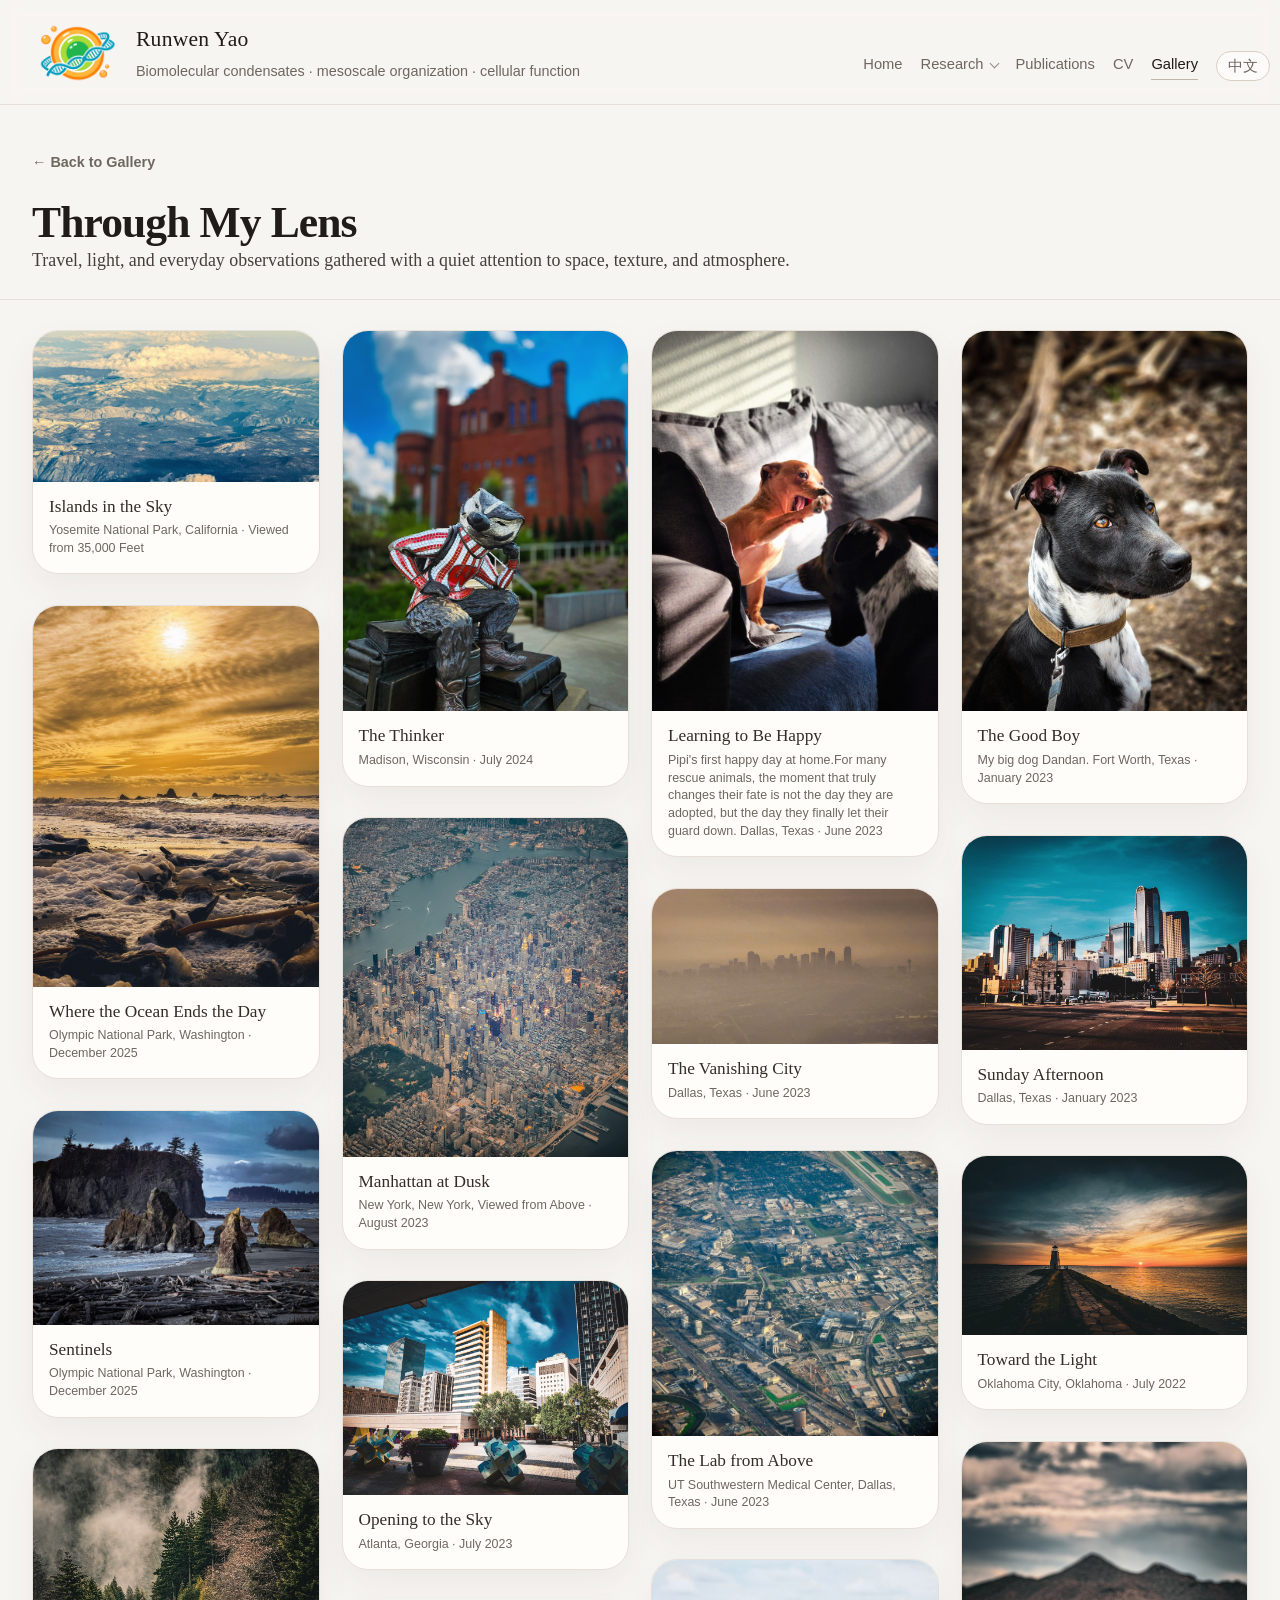
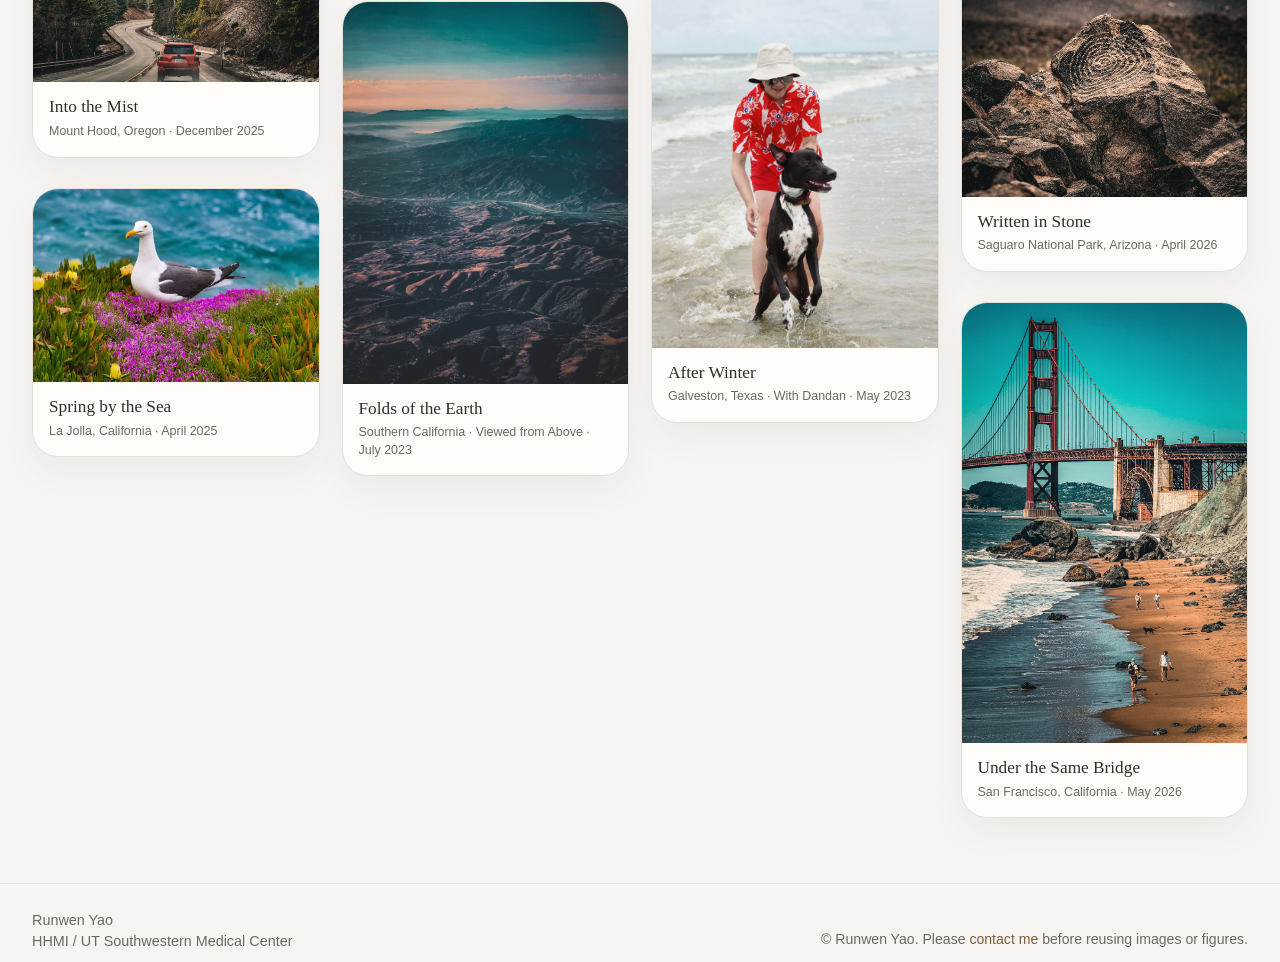
<file: gallery-lens.html>
<!doctype html>
<html lang="en">
<head>
  <meta charset="utf-8">
  <meta name="viewport" content="width=device-width, initial-scale=1">
  <title>Through My Lens - Runwen Yao</title>
  <link rel="icon" type="image/png" href="favicon.png">
  <link rel="apple-touch-icon" href="favicon.png">
  <meta name="theme-color" content="#f7f5f2">
  <link rel="stylesheet" href="secondary.css?v=20260530-200610">
  <script src="site-language.js?v=20260530-183102" defer></script>
  <script type="text/javascript">
    (function(c,l,a,r,i,t,y){
        c[a]=c[a]||function(){(c[a].q=c[a].q||[]).push(arguments)};
        t=l.createElement(r);t.async=1;t.src="https://www.clarity.ms/tag/"+i;
        y=l.getElementsByTagName(r)[0];y.parentNode.insertBefore(t,y);
    })(window, document, "clarity", "script", "w51znzzht2");
  </script>
</head>
<body>
<header class="site-header">
  <div class="container header-inner">
    <div class="brand-area">
      <a class="brand-logo-link" href="index.html" aria-label="Runwen Yao home">
        <img class="brand-logo" src="logo.png" alt="">
      </a>
      <div class="brand-block">
        <a class="brand-title" href="index.html">Runwen Yao</a>
        <div class="brand-sub">Biomolecular condensates &middot; mesoscale organization &middot; cellular function</div>
      </div>
    </div>
    <nav class="nav">
      <a href="index.html">Home</a>
      <div class="nav-item nav-item--has-menu">
        <a href="research.html" class="nav-parent" aria-haspopup="true">Research</a>
        <div class="nav-dropdown" role="menu" aria-label="Research themes">
          <a href="research.html">Research Overview</a>
          <a href="research-mesoscale.html">Theme I: Mesoscale regulation</a>
          <a href="research-rna.html">Theme II: Physical principles</a>
          <a href="research-imaging.html">Theme III: Quantitative tools</a>
        </div>
      </div>
      <a href="publications.html"><span class="nav-label-full">Publications</span><span class="nav-label-short">Pubs</span></a>
      <a href="cv.html">CV</a>
      
      <a href="gallery.html" class="active">Gallery</a>
    </nav>
  </div>
</header>

<main class="page-main">
  <section class="section gallery-top">
    <div class="container section-head intro-head">
      <div>
        <a class="gallery-back-link" href="gallery.html">&larr; Back to Gallery</a>
        <h1 class="section-title top-page-title">Through My Lens</h1>
        <div class="section-copy">
          <p>Travel, light, and everyday observations gathered with a quiet attention to space, texture, and atmosphere.</p>
        </div>
      </div>
    </div>
  </section>

  <section class="section">
    <div class="container">
      <div class="photo-grid" aria-label="Selected mobile photographs">
        <figure class="photo-card">
          <img src="gallery/lens/1-IMG_3191.jpg" width="5700" height="3011" loading="lazy" alt="Mobile photograph titled Islands in the Sky">
          <figcaption>
            <span class="photo-card-title">Islands in the Sky</span>
            <span class="photo-card-meta">Yosemite National Park, California &middot; Viewed from 35,000 Feet</span>
          </figcaption>
        </figure>

        <figure class="photo-card">
          <img src="gallery/lens/2-IMG_0605.jpg" width="2891" height="3855" loading="lazy" alt="Mobile photograph titled Quiet Shore">
          <figcaption>
            <span class="photo-card-title">Where the Ocean Ends the Day</span>
            <span class="photo-card-meta">Olympic National Park, Washington &middot; December 2025</span>
          </figcaption>
        </figure>

        <figure class="photo-card">
          <img src="gallery/lens/3-IMG_0552.jpg" width="5504" height="4128" loading="lazy" alt="Mobile photograph titled Open Water">
          <figcaption>
            <span class="photo-card-title">Sentinels</span>
            <span class="photo-card-meta">Olympic National Park, Washington &middot; December 2025</span>
          </figcaption>
        </figure>

        <figure class="photo-card">
          <img src="gallery/lens/4-IMG_0135.jpg" width="4551" height="3718" loading="lazy" alt="Mobile photograph titled Mountain Light">
          <figcaption>
            <span class="photo-card-title">Into the Mist</span>
            <span class="photo-card-meta">Mount Hood, Oregon &middot; December 2025</span>
          </figcaption>
        </figure>

        <figure class="photo-card">
          <img src="gallery/lens/5-20250418_123732.jpg" width="3439" height="2330" loading="lazy" alt="Mobile photograph titled La Jolla Blue">
          <figcaption>
            <span class="photo-card-title">Spring by the Sea</span>
            <span class="photo-card-meta">La Jolla, California &middot; April 2025</span>
          </figcaption>
        </figure>

        <figure class="photo-card">
          <img src="gallery/lens/6-20240710_140156.jpg" width="2938" height="3917" loading="lazy" alt="Mobile photograph titled Summer Interior">
          <figcaption>
            <span class="photo-card-title">The Thinker</span>
            <span class="photo-card-meta">Madison, Wisconsin &middot; July 2024</span>
          </figcaption>
        </figure>

        <figure class="photo-card">
          <img src="gallery/lens/7-20230823_194651.jpg" width="2970" height="3527" loading="lazy" alt="Mobile photograph titled Evening in Harlem">
          <figcaption>
            <span class="photo-card-title">Manhattan at Dusk</span>
            <span class="photo-card-meta">New York, New York, Viewed from Above &middot; August 2023</span>
          </figcaption>
        </figure>

        <figure class="photo-card">
          <img src="gallery/lens/8-20230719_171847.jpg" width="4000" height="3000" loading="lazy" alt="Mobile photograph titled City Geometry">
          <figcaption>
            <span class="photo-card-title">Opening to the Sky</span>
            <span class="photo-card-meta">Atlanta, Georgia &middot; July 2023</span>
          </figcaption>
        </figure>

        <figure class="photo-card">
          <img src="gallery/lens/9-20230712_090618.jpg" width="2775" height="3710" loading="lazy" alt="Mobile photograph titled Morning Line">
          <figcaption>
            <span class="photo-card-title">Folds of the Earth</span>
            <span class="photo-card-meta">Southern California &middot; Viewed from Above &middot; July 2023</span>
          </figcaption>
        </figure>

        <figure class="photo-card">
          <img src="gallery/lens/10-20230627_075638.jpg" width="3000" height="4000" loading="lazy" alt="Mobile photograph titled Still Horizon">
          <figcaption>
            <span class="photo-card-title">Learning to Be Happy</span>
            <span class="photo-card-meta">Pipi's first happy day at home.For many rescue animals, the moment that truly changes their fate is not the day they are adopted, but the day they finally let their guard down. Dallas, Texas &middot; June 2023</span>
          </figcaption>
        </figure>

        <figure class="photo-card">
          <img src="gallery/lens/11-20230624_073304.jpg" width="3874" height="2110" loading="lazy" alt="Mobile photograph titled Soft Geometry">
          <figcaption>
            <span class="photo-card-title">The Vanishing City</span>
            <span class="photo-card-meta">Dallas, Texas &middot; June 2023</span>
          </figcaption>
        </figure>

        <figure class="photo-card">
          <img src="gallery/lens/12-20230624_073514.jpg" width="2455" height="2454" loading="lazy" alt="Mobile photograph titled Warm Surface">
          <figcaption>
            <span class="photo-card-title">The Lab from Above</span>
            <span class="photo-card-meta">UT Southwestern Medical Center, Dallas, Texas &middot; June 2023</span>
          </figcaption>
        </figure>

        <figure class="photo-card">
          <img src="gallery/lens/13-20230529_125219_formula1685414749069.jpg" width="3000" height="4072" loading="lazy" alt="Mobile photograph titled Roadside Color">
          <figcaption>
            <span class="photo-card-title">After Winter</span>
            <span class="photo-card-meta">Galveston, Texas &middot; With Dandan &middot; May 2023</span>
          </figcaption>
        </figure>

        <figure class="photo-card">
          <img src="gallery/lens/14-20230128_160246.jpg" width="3000" height="4000" loading="lazy" alt="Mobile photograph titled Late Afternoon">
          <figcaption>
            <span class="photo-card-title">The Good Boy</span>
            <span class="photo-card-meta">My big dog Dandan. Fort Worth, Texas &middot; January 2023</span>
          </figcaption>
        </figure>

        <figure class="photo-card">
          <img src="gallery/lens/15-20230116_164719.jpg" width="3767" height="2826" loading="lazy" alt="Mobile photograph titled Between Places">
          <figcaption>
            <span class="photo-card-title">Sunday Afternoon</span>
            <span class="photo-card-meta">Dallas, Texas &middot; January 2023</span>
          </figcaption>
        </figure>

        <figure class="photo-card">
          <img src="gallery/lens/16-IMG_2385.jpg" width="4032" height="2525" loading="lazy" alt="Mobile photograph titled Field Note">
          <figcaption>
            <span class="photo-card-title">Toward the Light</span>
            <span class="photo-card-meta">Oklahoma City, Oklahoma &middot; July 2022</span>
          </figcaption>
        </figure>

        <figure class="photo-card">
          <img src="gallery/lens/IMG_2034.jpg" width="4284" height="5326" loading="lazy" alt="Mobile photograph titled Desert Frame">
          <figcaption>
            <span class="photo-card-title">Written in Stone</span>
            <span class="photo-card-meta">Saguaro National Park, Arizona &middot; April 2026</span>
          </figcaption>
        </figure>

        <figure class="photo-card">
          <img src="gallery/lens/IMG_2815.jpg" width="3670" height="5657" loading="lazy" alt="Mobile photograph titled Night Reflection">
          <figcaption>
            <span class="photo-card-title">Under the Same Bridge</span>
            <span class="photo-card-meta">San Francisco, California &middot; May 2026</span>
          </figcaption>
        </figure>
      </div>
    </div>
  </section>
</main>

<footer class="footer">
  <div class="container footer-inner">
    <div class="footer-identity">Runwen Yao <span class="footer-affiliation">HHMI / UT Southwestern Medical Center</span></div>
        <div class="footer-rights" role="note">
      <span data-translation-key="footer-rights">&copy; Runwen Yao. Please <a href="mailto:Runwen.Yao@UTSouthwestern.edu">contact me</a> before reusing images or figures.</span>
    </div>
  </div>
</footer>
<script src="gallery-protection.js" defer></script>
</body>
</html>
</file>
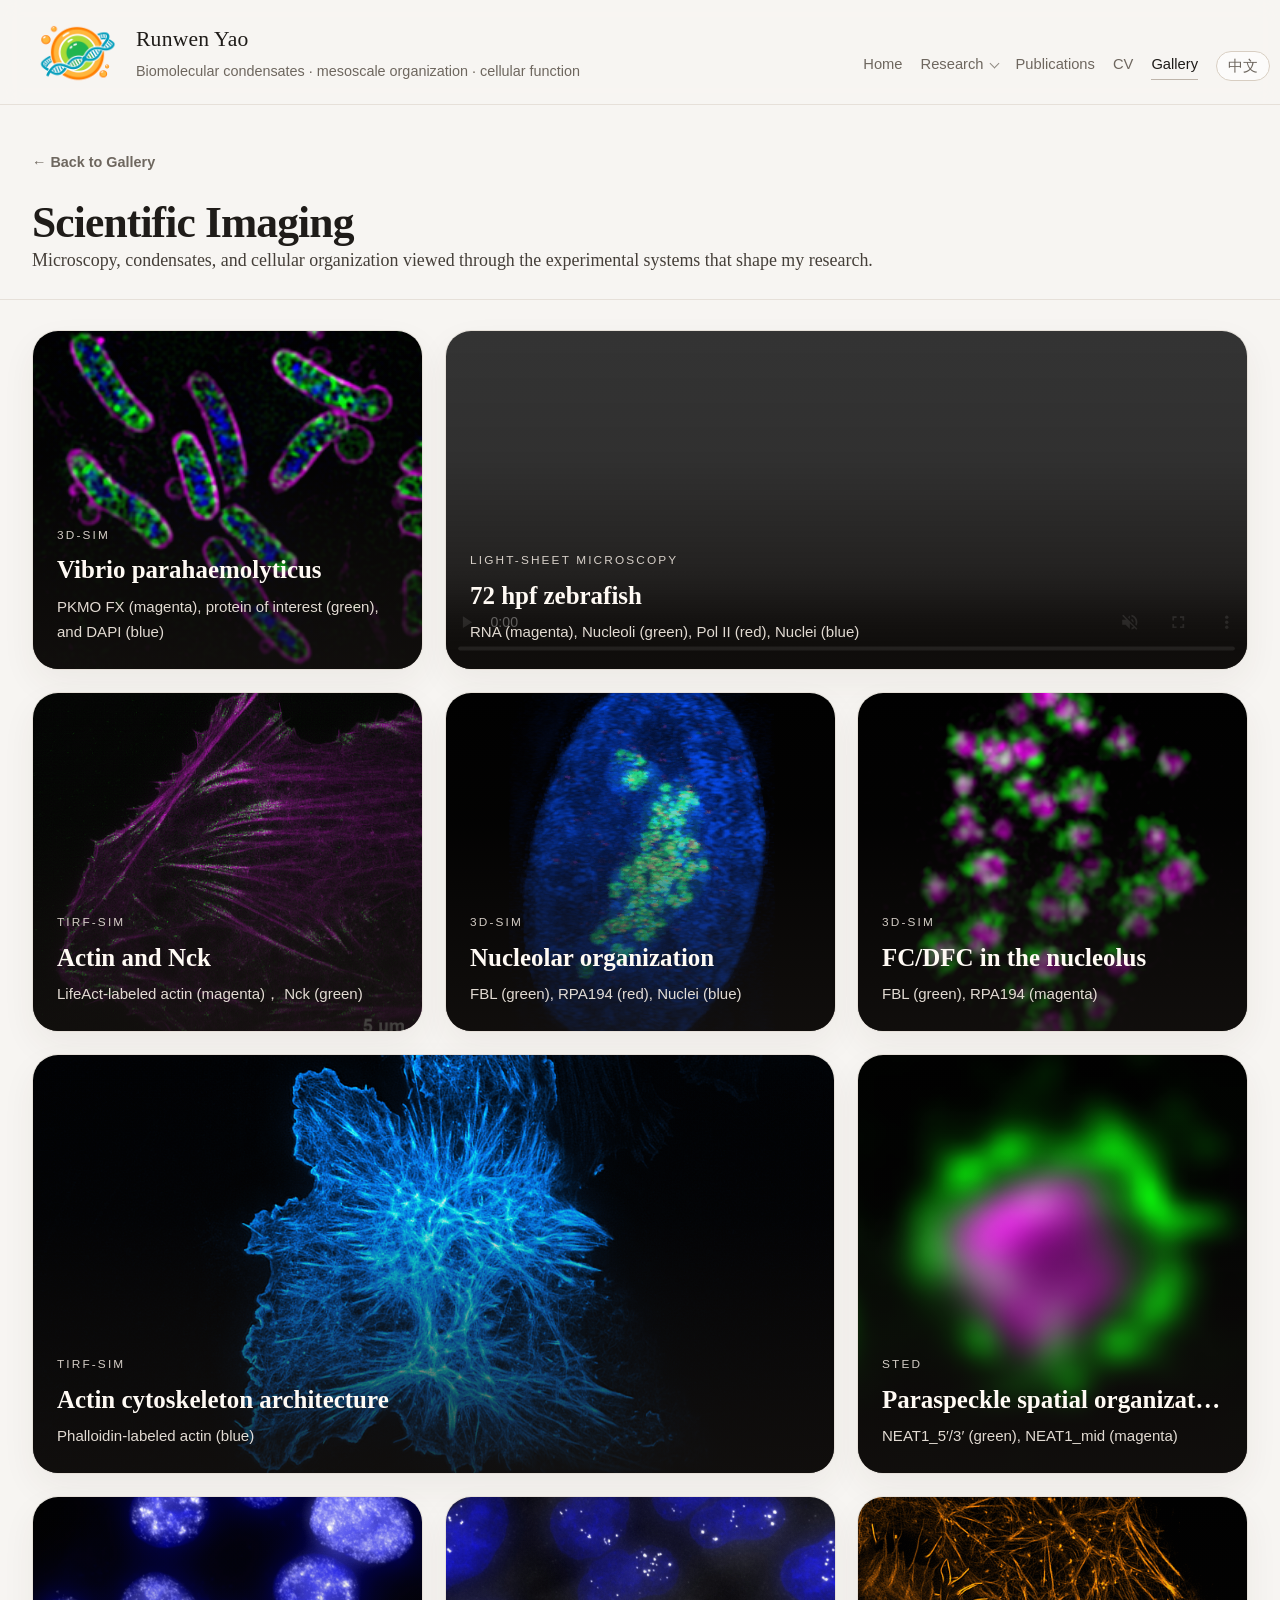
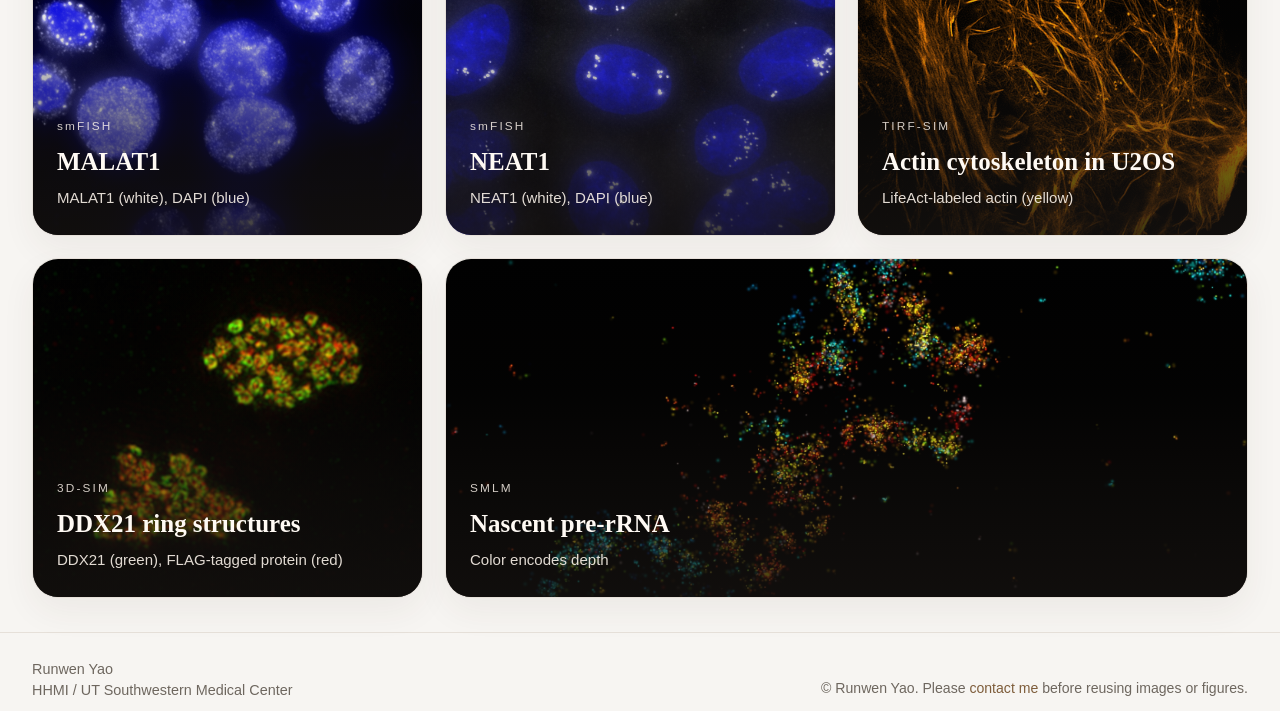
<file: gallery-science.html>
<!doctype html>
<html lang="en">
<head>
  <meta charset="utf-8">
  <meta name="viewport" content="width=device-width, initial-scale=1">
  <title>Scientific Imaging - Runwen Yao</title>
  <link rel="icon" type="image/png" href="favicon.png">
  <link rel="apple-touch-icon" href="favicon.png">
  <meta name="theme-color" content="#f7f5f2">
  <link rel="stylesheet" href="secondary.css?v=20260530-200610">
  <script src="site-language.js?v=20260530-183102" defer></script>
  <script type="text/javascript">
    (function(c,l,a,r,i,t,y){
        c[a]=c[a]||function(){(c[a].q=c[a].q||[]).push(arguments)};
        t=l.createElement(r);t.async=1;t.src="https://www.clarity.ms/tag/"+i;
        y=l.getElementsByTagName(r)[0];y.parentNode.insertBefore(t,y);
    })(window, document, "clarity", "script", "w51znzzht2");
  </script>
</head>
<body>
<header class="site-header">
  <div class="container header-inner">
    <div class="brand-area">
      <a class="brand-logo-link" href="index.html" aria-label="Runwen Yao home">
        <img class="brand-logo" src="logo.png" alt="">
      </a>
      <div class="brand-block">
        <a class="brand-title" href="index.html">Runwen Yao</a>
        <div class="brand-sub">Biomolecular condensates &middot; mesoscale organization &middot; cellular function</div>
      </div>
    </div>
    <nav class="nav">
      <a href="index.html">Home</a>
      <div class="nav-item nav-item--has-menu">
        <a href="research.html" class="nav-parent" aria-haspopup="true">Research</a>
        <div class="nav-dropdown" role="menu" aria-label="Research themes">
          <a href="research.html">Research Overview</a>
          <a href="research-mesoscale.html">Theme I: Mesoscale regulation</a>
          <a href="research-rna.html">Theme II: Physical principles</a>
          <a href="research-imaging.html">Theme III: Quantitative tools</a>
        </div>
      </div>
      <a href="publications.html"><span class="nav-label-full">Publications</span><span class="nav-label-short">Pubs</span></a>
      <a href="cv.html">CV</a>
      
      <a href="gallery.html" class="active">Gallery</a>
    </nav>
  </div>
</header>

<main class="page-main">
  <section class="section gallery-top">
    <div class="container section-head intro-head">
      <div>
        <a class="gallery-back-link" href="gallery.html">&larr; Back to Gallery</a>
        <h1 class="section-title top-page-title">Scientific Imaging</h1>
        <div class="section-copy">
          <p>Microscopy, condensates, and cellular organization viewed through the experimental systems that shape my research.</p>
        </div>
      </div>
    </div>
  </section>


  <section class="section">
    <div class="container gallery-mosaic gallery-mosaic--static">

      <article class="gallery-piece gallery-piece--static is-visible" style="grid-column: span 4; height: 340px;">
        <div class="gallery-piece-inner">
          <img class="gallery-media" src="gallery/science/bac.png" alt="Figure thinking placeholder gallery image">
          <div class="gallery-piece-overlay">
            <div class="gallery-piece-copy">
              <div class="eyebrow">3D-SIM</div>
              <div>
                <h3>Vibrio parahaemolyticus</h3>
                <p>PKMO FX (magenta), protein of interest (green), and DAPI (blue)</p>
              </div>
            </div>
          </div>
        </div>
      </article>

      <article class="gallery-piece gallery-piece--static is-visible" style="grid-column: span 8; height: 340px;">
        <div class="gallery-piece-inner">
          <video
            class="gallery-media"
            src="gallery/science/Fish.mp4"
            muted
            autoplay
            loop
            playsinline
            controls
            preload="metadata"
            aria-label="Notebook placeholder gallery image"
          ></video>
          <div class="gallery-piece-overlay">
            <div class="gallery-piece-copy">
              <div class="eyebrow">light-sheet microscopy</div>
              <div>
                <h3>72 hpf zebrafish</h3>
                <p>RNA (magenta), Nucleoli (green), Pol II (red), Nuclei (blue)</p>
              </div>
            </div>
          </div>
        </div>
      </article>  
      
      <article class="gallery-piece gallery-piece--static is-visible" style="grid-column: span 4; height: 340px;">
          <div class="gallery-piece-inner">
            <img class="gallery-media" src="gallery/science/Nck_Actin.png" alt="Figure thinking placeholder gallery image">
            <div class="gallery-piece-overlay">
              <div class="gallery-piece-copy">
                <div class="eyebrow">TIRF-SIM</div>
                <div>
                  <h3>Actin and Nck</h3>
                  <p>LifeAct-labeled actin (magenta)， Nck (green)</p>
                </div>
              </div>
            </div>
          </div>
        </article>

        <article class="gallery-piece gallery-piece--static is-visible" style="grid-column: span 4; height: 340px;">
          <div class="gallery-piece-inner">
            <img class="gallery-media" src="gallery/science/Nucleoli.gif" alt="Internal organization placeholder gallery image">
            <div class="gallery-piece-overlay">
              <div class="gallery-piece-copy">
                <div class="eyebrow">3D-SIM</div>
                <div>
                  <h3>Nucleolar organization</h3>
                  <p>FBL (green), RPA194 (red), Nuclei (blue)</p>
                </div>
              </div>
            </div>
          </div>
        </article>

        <article class="gallery-piece gallery-piece--static is-visible" style="grid-column: span 4; height: 340px;">
          <div class="gallery-piece-inner">
            <img class="gallery-media" src="gallery/science/FCDFC.png" alt="Internal organization placeholder gallery image">
            <div class="gallery-piece-overlay">
              <div class="gallery-piece-copy">
                <div class="eyebrow">3D-SIM</div>
                <div>
                  <h3>FC/DFC in the nucleolus</h3>
                  <p>FBL (green), RPA194 (magenta)</p>
                </div>
              </div>
            </div>
          </div>
        </article>

      <article class="gallery-piece gallery-piece--static is-visible" style="grid-column: span 8; height: 420px;">
        <div class="gallery-piece-inner">
          <img class="gallery-media" src="gallery/science/actin.png" alt="Wide placeholder gallery image">
          <div class="gallery-piece-overlay">
            <div class="gallery-piece-copy">
              <div class="eyebrow">TIRF-SIM</div>
              <div>
                <h3>Actin cytoskeleton architecture</h3>
                <p>Phalloidin-labeled actin (blue)</p>
              </div>
            </div>
          </div>
        </div>
      </article>

      <article class="gallery-piece gallery-piece--static is-visible" style="grid-column: span 4; height: 420px;">
        <div class="gallery-piece-inner">
          <img class="gallery-media" src="gallery/science/Neat1_STED.png" alt="Soft placeholder gallery image">
          <div class="gallery-piece-overlay">
            <div class="gallery-piece-copy">
              <div class="eyebrow">STED</div>
              <div>
                <h3>Paraspeckle spatial organization</h3>
                <p>NEAT1_5′/3′ (green), NEAT1_mid (magenta)</p>
              </div>
            </div>
          </div>
        </div>
      </article>

      <article class="gallery-piece gallery-piece--static is-visible" style="grid-column: span 4; height: 340px;">
        <div class="gallery-piece-inner">
          <img class="gallery-media" src="gallery/science/MALAT1.jpg" alt="Figure thinking placeholder gallery image">
          <div class="gallery-piece-overlay">
            <div class="gallery-piece-copy">
              <div class="eyebrow eyebrow--normal-case">smFISH</div>
              <div>
                <h3>MALAT1</h3>
                <p>MALAT1 (white), DAPI (blue)</p>
              </div>
            </div>
          </div>
        </div>
      </article>

      <article class="gallery-piece gallery-piece--static is-visible" style="grid-column: span 4; height: 340px;">
        <div class="gallery-piece-inner">
          <img class="gallery-media" src="gallery/science/NEAT1_smFISH.jpg" alt="Internal organization placeholder gallery image">
          <div class="gallery-piece-overlay">
            <div class="gallery-piece-copy">
              <div class="eyebrow eyebrow--normal-case">smFISH</div>
              <div>
                <h3>NEAT1</h3>
                <p>NEAT1 (white), DAPI (blue)</p>
              </div>
            </div>
          </div>
        </div>
      </article>

      <article class="gallery-piece gallery-piece--static is-visible" style="grid-column: span 4; height: 340px;">
        <div class="gallery-piece-inner">
          <img class="gallery-media" src="gallery/science/U2OS_actin.gif" alt="Internal organization placeholder gallery image">
          <div class="gallery-piece-overlay">
            <div class="gallery-piece-copy">
              <div class="eyebrow">TIRF-SIM</div>
              <div>
                <h3>Actin cytoskeleton in U2OS</h3>
                <p>LifeAct-labeled actin (yellow)</p>
              </div>
            </div>
          </div>
        </div>
      </article>

      <article class="gallery-piece gallery-piece--static is-visible" style="grid-column: span 4; height: 340px;">
        <div class="gallery-piece-inner">
          <img class="gallery-media" src="gallery/science/DDX21.jpg" alt="Figure thinking placeholder gallery image">
          <div class="gallery-piece-overlay">
            <div class="gallery-piece-copy">
              <div class="eyebrow">3D-SIM</div>
              <div>
                <h3>DDX21 ring structures</h3>
                <p>DDX21 (green), FLAG-tagged protein (red)</p>
              </div>
            </div>
          </div>
        </div>
      </article>

      <article class="gallery-piece gallery-piece--static is-visible" style="grid-column: span 8; height: 340px;">
        <div class="gallery-piece-inner">
          <img class="gallery-media" src="gallery/science/MAX_colored-1.jpg" alt="Notebook placeholder gallery image">
          <div class="gallery-piece-overlay">
            <div class="gallery-piece-copy">
              <div class="eyebrow">SMLM</div>
              <div>
                <h3>Nascent pre-rRNA</h3>
                <p>Color encodes depth</p>
              </div>
            </div>
          </div>
        </div>
      </article>

      

    </div>
  </section>
</main>

<footer class="footer">
  <div class="container footer-inner">
    <div class="footer-identity">Runwen Yao <span class="footer-affiliation">HHMI / UT Southwestern Medical Center</span></div>
        <div class="footer-rights" role="note">
      <span data-translation-key="footer-rights">&copy; Runwen Yao. Please <a href="mailto:Runwen.Yao@UTSouthwestern.edu">contact me</a> before reusing images or figures.</span>
    </div>
  </div>
</footer>
<script src="gallery-coverflow.js" defer></script>
<script src="gallery-protection.js" defer></script>
</body>
</html>
</file>
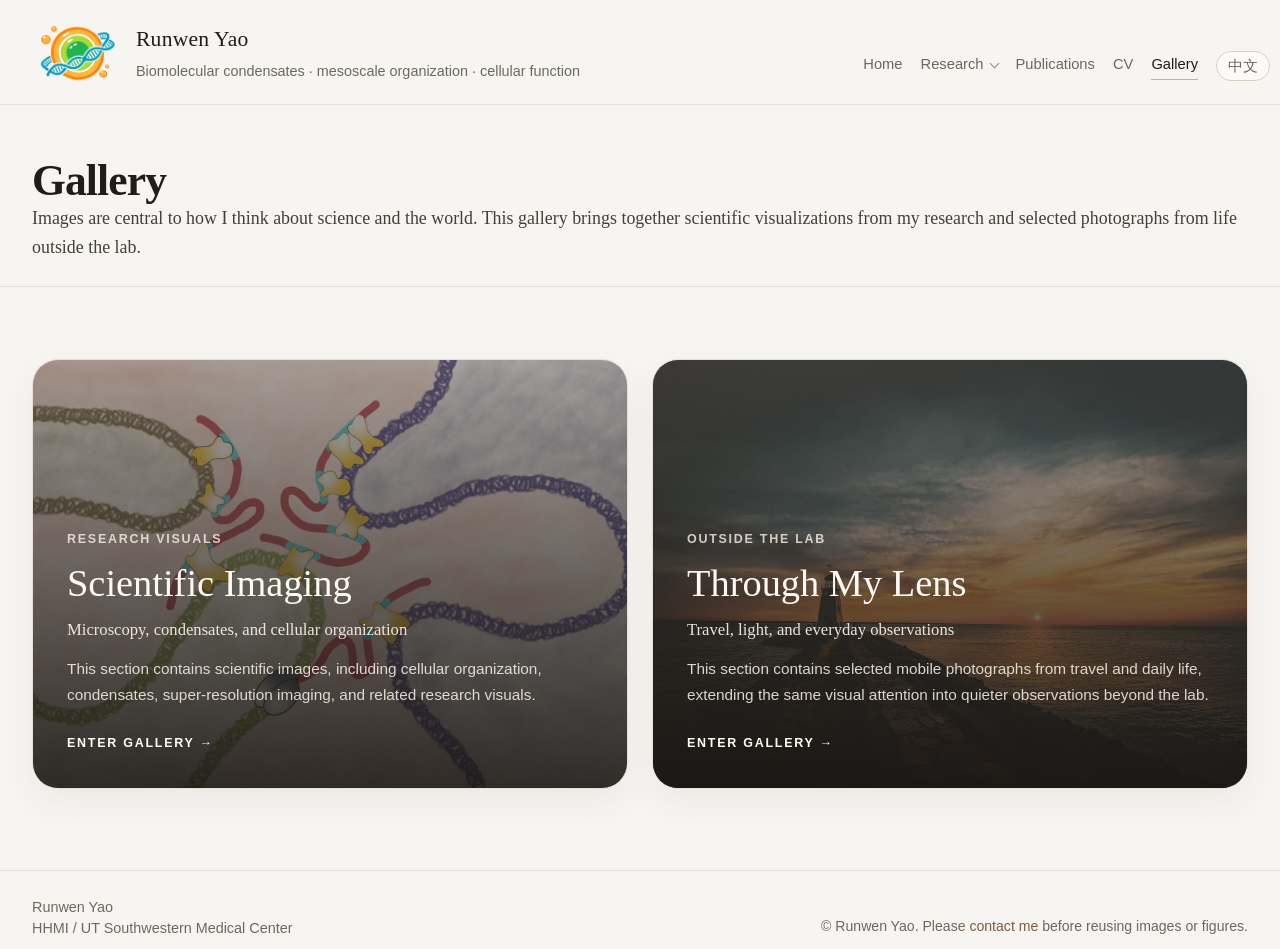
<file: gallery.html>
<!doctype html>
<html lang="en">
<head>
  <meta charset="utf-8">
  <meta name="viewport" content="width=device-width, initial-scale=1">
  <title>Gallery - Runwen Yao</title>
  <link rel="icon" type="image/png" href="favicon.png">
  <link rel="apple-touch-icon" href="favicon.png">
  <meta name="theme-color" content="#f7f5f2">
  <link rel="stylesheet" href="secondary.css?v=20260530-200610">
  <script src="site-language.js?v=20260530-183102" defer></script>
  <script type="text/javascript">
    (function(c,l,a,r,i,t,y){
        c[a]=c[a]||function(){(c[a].q=c[a].q||[]).push(arguments)};
        t=l.createElement(r);t.async=1;t.src="https://www.clarity.ms/tag/"+i;
        y=l.getElementsByTagName(r)[0];y.parentNode.insertBefore(t,y);
    })(window, document, "clarity", "script", "w51znzzht2");
  </script>
</head>
<body>
<header class="site-header">
  <div class="container header-inner">
    <div class="brand-area">
      <a class="brand-logo-link" href="index.html" aria-label="Runwen Yao home">
        <img class="brand-logo" src="logo.png" alt="">
      </a>
      <div class="brand-block">
        <a class="brand-title" href="index.html">Runwen Yao</a>
        <div class="brand-sub">Biomolecular condensates &middot; mesoscale organization &middot; cellular function</div>
      </div>
    </div>
    <nav class="nav">
      <a href="index.html">Home</a>
      <div class="nav-item nav-item--has-menu">
        <a href="research.html" class="nav-parent" aria-haspopup="true">Research</a>
        <div class="nav-dropdown" role="menu" aria-label="Research themes">
          <a href="research.html">Research Overview</a>
          <a href="research-mesoscale.html">Theme I: Mesoscale regulation</a>
          <a href="research-rna.html">Theme II: Physical principles</a>
          <a href="research-imaging.html">Theme III: Quantitative tools</a>
        </div>
      </div>
      <a href="publications.html"><span class="nav-label-full">Publications</span><span class="nav-label-short">Pubs</span></a>
      <a href="cv.html">CV</a>
      
      <a href="gallery.html" class="active">Gallery</a>
    </nav>
  </div>
</header>

<main class="page-main">
  <section class="section gallery-top">
    <div class="container section-head intro-head">
      <div>
        <h1 class="section-title top-page-title">Gallery</h1>
        <div class="section-copy">
          <p>Images are central to how I think about science and the world. This gallery brings together scientific visualizations from my research and selected photographs from life outside the lab.</p>
        </div>
      </div>
    </div>
  </section>

  <section class="section gallery-choice-section" aria-label="Gallery sections">
    <div class="container">
      <div class="gallery-choice-grid">
        <a class="gallery-choice-card gallery-choice-card--science" href="gallery-science.html">
          <span class="gallery-choice-label">Research visuals</span>
          <span class="gallery-choice-title">Scientific Imaging</span>
          <span class="gallery-choice-subtitle">Microscopy, condensates, and cellular organization</span>
          <span class="gallery-choice-copy">This section contains scientific images, including cellular organization, condensates, super-resolution imaging, and related research visuals.</span>
          <span class="gallery-choice-action">Enter gallery &rarr;</span>
        </a>

        <a class="gallery-choice-card gallery-choice-card--lens" href="gallery-lens.html">
          <span class="gallery-choice-label">Outside the lab</span>
          <span class="gallery-choice-title">Through My Lens</span>
          <span class="gallery-choice-subtitle">Travel, light, and everyday observations</span>
          <span class="gallery-choice-copy">This section contains selected mobile photographs from travel and daily life, extending the same visual attention into quieter observations beyond the lab.</span>
          <span class="gallery-choice-action">Enter gallery &rarr;</span>
        </a>
      </div>
    </div>
  </section>
</main>

<footer class="footer">
  <div class="container footer-inner">
    <div class="footer-identity">Runwen Yao <span class="footer-affiliation">HHMI / UT Southwestern Medical Center</span></div>
        <div class="footer-rights" role="note">
      <span data-translation-key="footer-rights">&copy; Runwen Yao. Please <a href="mailto:Runwen.Yao@UTSouthwestern.edu">contact me</a> before reusing images or figures.</span>
    </div>
  </div>
</footer>
</body>
</html>
</file>
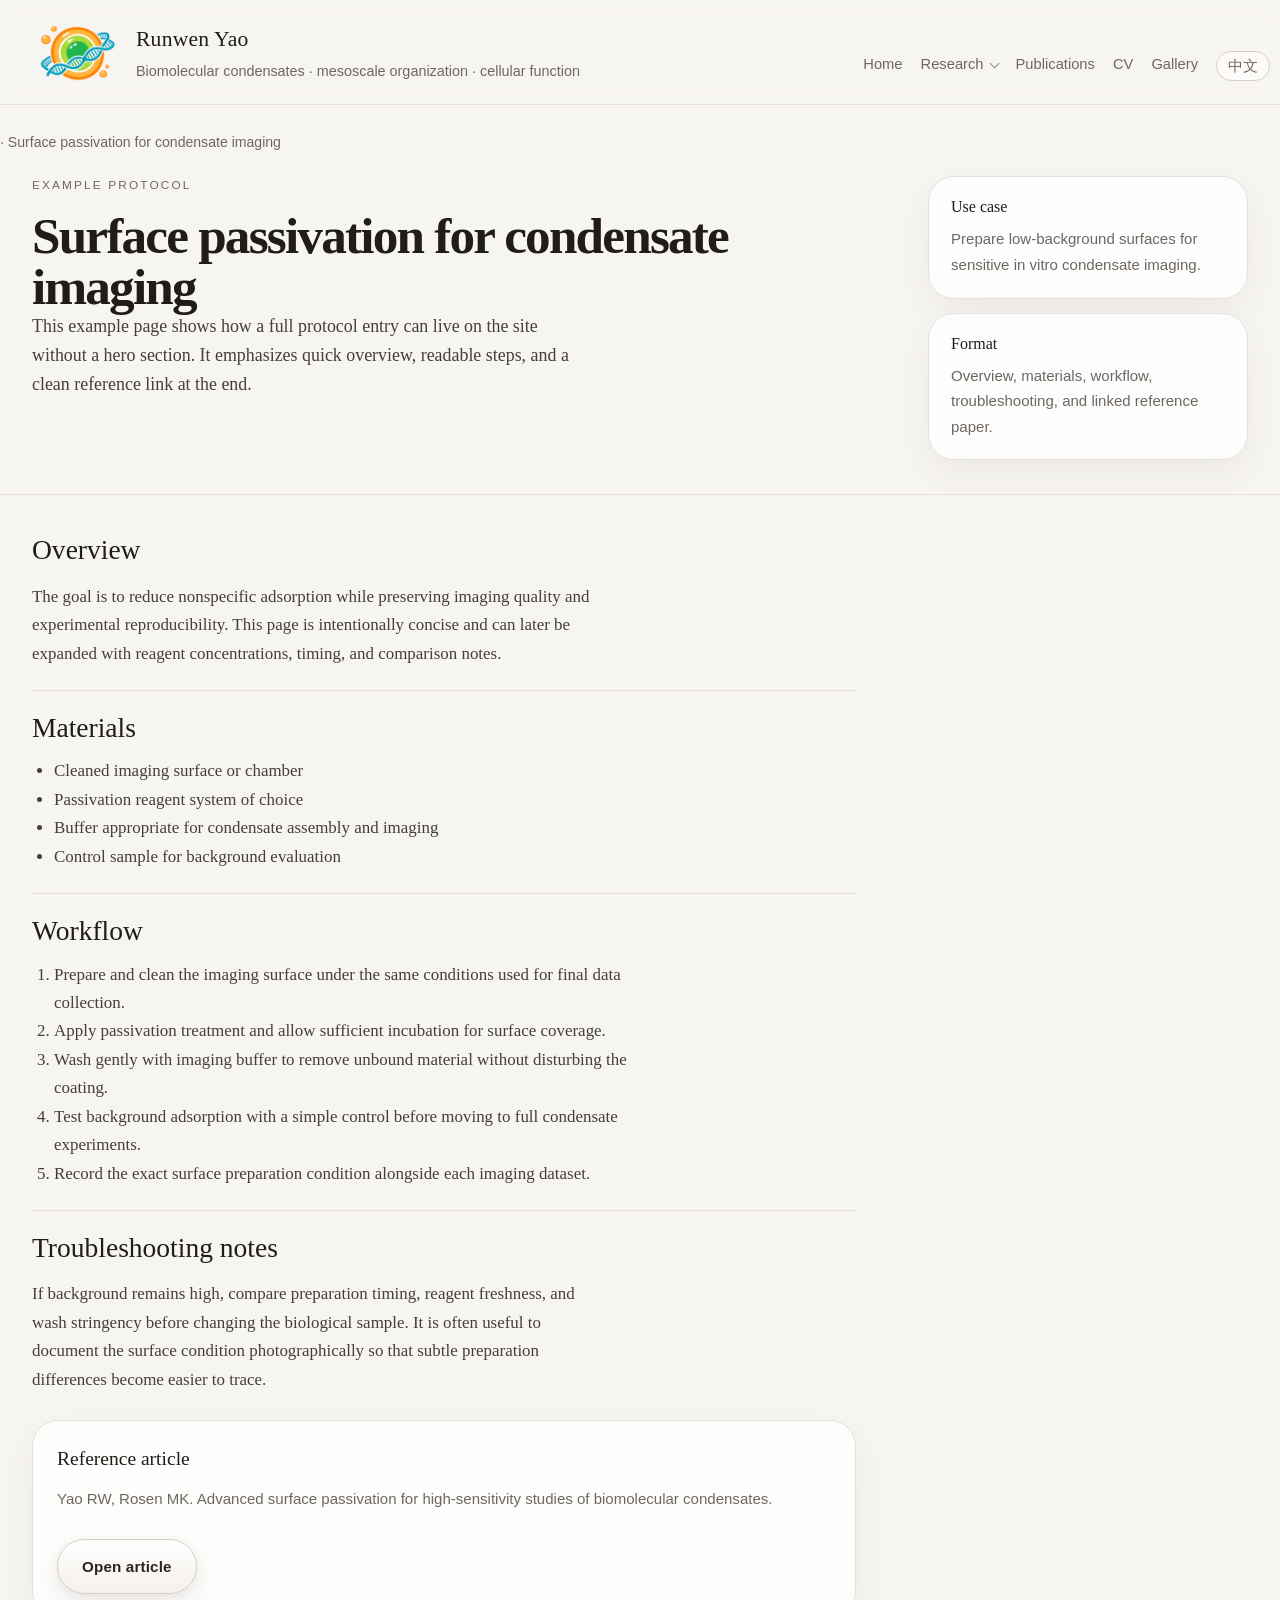
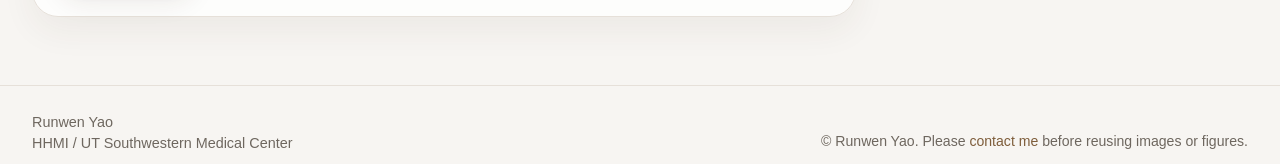
<file: protocol-surface-passivation.html>
<!doctype html>
<html lang="en">
<head>
  <meta charset="utf-8">
  <meta name="viewport" content="width=device-width, initial-scale=1">
  <title>Surface Passivation Protocol - Runwen Yao</title>
  <link rel="icon" type="image/png" href="favicon.png">
  <link rel="apple-touch-icon" href="favicon.png">
  <meta name="theme-color" content="#f7f5f2">
  <link rel="stylesheet" href="secondary.css?v=20260530-200610">
  <script src="site-language.js?v=20260530-183102" defer></script>
  <script type="text/javascript">
    (function(c,l,a,r,i,t,y){
        c[a]=c[a]||function(){(c[a].q=c[a].q||[]).push(arguments)};
        t=l.createElement(r);t.async=1;t.src="https://www.clarity.ms/tag/"+i;
        y=l.getElementsByTagName(r)[0];y.parentNode.insertBefore(t,y);
    })(window, document, "clarity", "script", "w51znzzht2");
  </script>
</head>
<body>
<header class="site-header">
  <div class="container header-inner">
    <div class="brand-area">
      <a class="brand-logo-link" href="index.html" aria-label="Runwen Yao home">
        <img class="brand-logo" src="logo.png" alt="">
      </a>
      <div class="brand-block">
        <a class="brand-title" href="index.html">Runwen Yao</a>
        <div class="brand-sub">Biomolecular condensates &middot; mesoscale organization &middot; cellular function</div>
      </div>
    </div>
    <nav class="nav">
      <a href="index.html">Home</a>
      <div class="nav-item nav-item--has-menu">
        <a href="research.html" class="nav-parent" aria-haspopup="true">Research</a>
        <div class="nav-dropdown" role="menu" aria-label="Research themes">
          <a href="research.html">Research Overview</a>
          <a href="research-mesoscale.html">Theme I: Mesoscale regulation</a>
          <a href="research-rna.html">Theme II: Physical principles</a>
          <a href="research-imaging.html">Theme III: Quantitative tools</a>
        </div>
      </div>
      <a href="publications.html"><span class="nav-label-full">Publications</span><span class="nav-label-short">Pubs</span></a>
      <a href="cv.html">CV</a>
      <a href="gallery.html">Gallery</a>
    </nav>
  </div>
</header>

<main class="page-main">
  <div class="container breadcrumbs">
     &middot; Surface passivation for condensate imaging
  </div>

  <section class="detail-top">
    <div class="container detail-grid">
      <div>
        <div class="eyebrow">Example protocol</div>
        <h1 class="detail-title">Surface passivation for condensate imaging</h1>
        <p class="page-lead">This example page shows how a full protocol entry can live on the site without a hero section. It emphasizes quick overview, readable steps, and a clean reference link at the end.</p>
      </div>

      <aside class="detail-sidebar">
        <article class="soft-card detail-card">
          <h2>Use case</h2>
          <p>Prepare low-background surfaces for sensitive in vitro condensate imaging.</p>
        </article>
        <article class="soft-card detail-card">
          <h2>Format</h2>
          <p>Overview, materials, workflow, troubleshooting, and linked reference paper.</p>
        </article>
      </aside>
    </div>
  </section>

  <section class="detail-body">
    <div class="container detail-grid">
      <div>
        <section class="detail-section">
          <h2>Overview</h2>
          <p>The goal is to reduce nonspecific adsorption while preserving imaging quality and experimental reproducibility. This page is intentionally concise and can later be expanded with reagent concentrations, timing, and comparison notes.</p>
        </section>

        <section class="detail-section">
          <h2>Materials</h2>
          <ul>
            <li>Cleaned imaging surface or chamber</li>
            <li>Passivation reagent system of choice</li>
            <li>Buffer appropriate for condensate assembly and imaging</li>
            <li>Control sample for background evaluation</li>
          </ul>
        </section>

        <section class="detail-section">
          <h2>Workflow</h2>
          <ol>
            <li>Prepare and clean the imaging surface under the same conditions used for final data collection.</li>
            <li>Apply passivation treatment and allow sufficient incubation for surface coverage.</li>
            <li>Wash gently with imaging buffer to remove unbound material without disturbing the coating.</li>
            <li>Test background adsorption with a simple control before moving to full condensate experiments.</li>
            <li>Record the exact surface preparation condition alongside each imaging dataset.</li>
          </ol>
        </section>

        <section class="detail-section">
          <h2>Troubleshooting notes</h2>
          <p>If background remains high, compare preparation timing, reagent freshness, and wash stringency before changing the biological sample. It is often useful to document the surface condition photographically so that subtle preparation differences become easier to trace.</p>
        </section>

        <article class="soft-card reference-card">
          <h3>Reference article</h3>
          <p>Yao RW, Rosen MK. Advanced surface passivation for high-sensitivity studies of biomolecular condensates.</p>
          <div class="button-row">
            <a class="btn" href="https://doi.org/10.1073/pnas.2403013121" target="_blank" rel="noopener noreferrer">Open article</a>
          </div>
        </article>
      </div>

      <div></div>
    </div>
  </section>
</main>

<footer class="footer">
  <div class="container footer-inner">
    <div class="footer-identity">Runwen Yao <span class="footer-affiliation">HHMI / UT Southwestern Medical Center</span></div>
        <div class="footer-rights" role="note">
      <span data-translation-key="footer-rights">&copy; Runwen Yao. Please <a href="mailto:Runwen.Yao@UTSouthwestern.edu">contact me</a> before reusing images or figures.</span>
    </div>
  </div>
</footer>
</body>
</html>
</file>
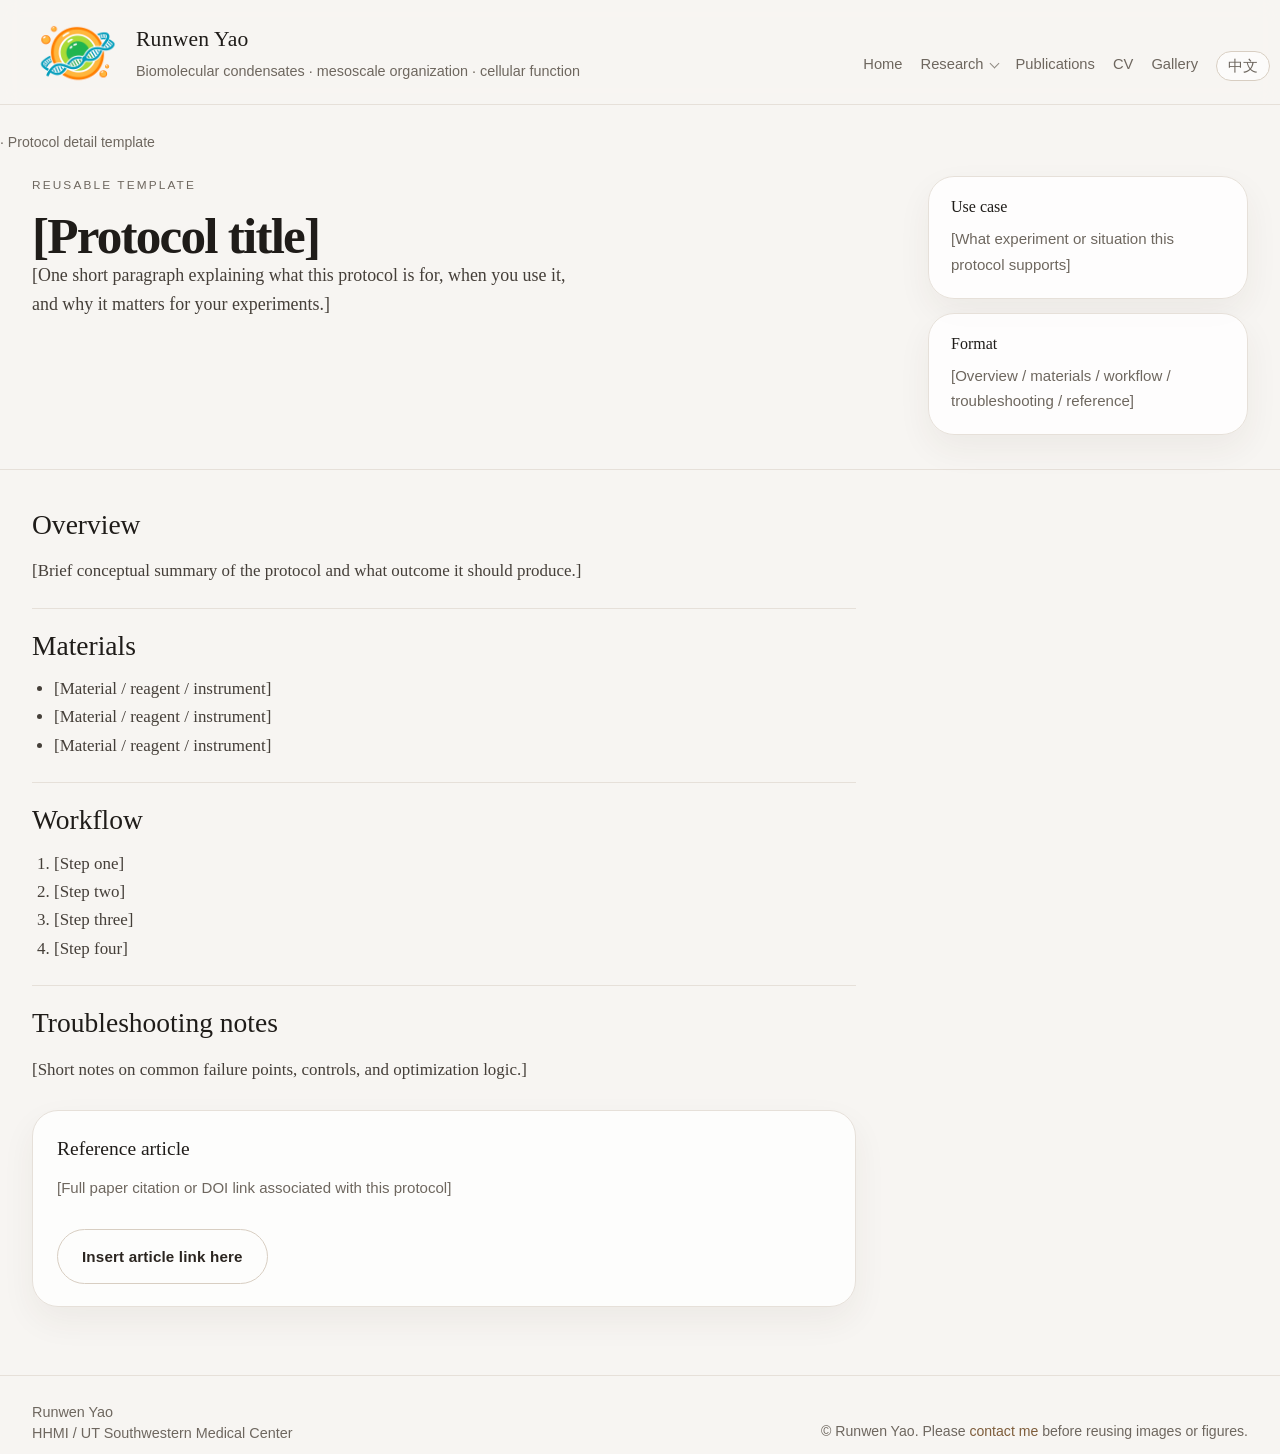
<file: protocol-template.html>
<!doctype html>
<html lang="en">
<head>
  <meta charset="utf-8">
  <meta name="viewport" content="width=device-width, initial-scale=1">
  <title>Protocol Template - Runwen Yao</title>
  <link rel="icon" type="image/png" href="favicon.png">
  <link rel="apple-touch-icon" href="favicon.png">
  <meta name="theme-color" content="#f7f5f2">
  <link rel="stylesheet" href="secondary.css?v=20260530-200610">
  <script src="site-language.js?v=20260530-183102" defer></script>
  <script type="text/javascript">
    (function(c,l,a,r,i,t,y){
        c[a]=c[a]||function(){(c[a].q=c[a].q||[]).push(arguments)};
        t=l.createElement(r);t.async=1;t.src="https://www.clarity.ms/tag/"+i;
        y=l.getElementsByTagName(r)[0];y.parentNode.insertBefore(t,y);
    })(window, document, "clarity", "script", "w51znzzht2");
  </script>
</head>
<body>
<header class="site-header">
  <div class="container header-inner">
    <div class="brand-area">
      <a class="brand-logo-link" href="index.html" aria-label="Runwen Yao home">
        <img class="brand-logo" src="logo.png" alt="">
      </a>
      <div class="brand-block">
        <a class="brand-title" href="index.html">Runwen Yao</a>
        <div class="brand-sub">Biomolecular condensates &middot; mesoscale organization &middot; cellular function</div>
      </div>
    </div>
    <nav class="nav">
      <a href="index.html">Home</a>
      <div class="nav-item nav-item--has-menu">
        <a href="research.html" class="nav-parent" aria-haspopup="true">Research</a>
        <div class="nav-dropdown" role="menu" aria-label="Research themes">
          <a href="research.html">Research Overview</a>
          <a href="research-mesoscale.html">Theme I: Mesoscale regulation</a>
          <a href="research-rna.html">Theme II: Physical principles</a>
          <a href="research-imaging.html">Theme III: Quantitative tools</a>
        </div>
      </div>
      <a href="publications.html"><span class="nav-label-full">Publications</span><span class="nav-label-short">Pubs</span></a>
      <a href="cv.html">CV</a>
      <a href="gallery.html">Gallery</a>
    </nav>
  </div>
</header>

<main class="page-main">
  <div class="container breadcrumbs">
     &middot; Protocol detail template
  </div>

  <section class="detail-top">
    <div class="container detail-grid">
      <div>
        <div class="eyebrow">Reusable template</div>
        <h1 class="detail-title">[Protocol title]</h1>
        <p class="page-lead">[One short paragraph explaining what this protocol is for, when you use it, and why it matters for your experiments.]</p>
      </div>

      <aside class="detail-sidebar">
        <article class="soft-card detail-card">
          <h2>Use case</h2>
          <p>[What experiment or situation this protocol supports]</p>
        </article>
        <article class="soft-card detail-card">
          <h2>Format</h2>
          <p>[Overview / materials / workflow / troubleshooting / reference]</p>
        </article>
      </aside>
    </div>
  </section>

  <section class="detail-body">
    <div class="container detail-grid">
      <div>
        <section class="detail-section">
          <h2>Overview</h2>
          <p>[Brief conceptual summary of the protocol and what outcome it should produce.]</p>
        </section>

        <section class="detail-section">
          <h2>Materials</h2>
          <ul>
            <li>[Material / reagent / instrument]</li>
            <li>[Material / reagent / instrument]</li>
            <li>[Material / reagent / instrument]</li>
          </ul>
        </section>

        <section class="detail-section">
          <h2>Workflow</h2>
          <ol>
            <li>[Step one]</li>
            <li>[Step two]</li>
            <li>[Step three]</li>
            <li>[Step four]</li>
          </ol>
        </section>

        <section class="detail-section">
          <h2>Troubleshooting notes</h2>
          <p>[Short notes on common failure points, controls, and optimization logic.]</p>
        </section>

        <article class="soft-card reference-card">
          <h3>Reference article</h3>
          <p>[Full paper citation or DOI link associated with this protocol]</p>
          <div class="button-row">
            <span class="btn btn--subtle">Insert article link here</span>
          </div>
        </article>
      </div>

      <div></div>
    </div>
  </section>
</main>

<footer class="footer">
  <div class="container footer-inner">
    <div class="footer-identity">Runwen Yao <span class="footer-affiliation">HHMI / UT Southwestern Medical Center</span></div>
        <div class="footer-rights" role="note">
      <span data-translation-key="footer-rights">&copy; Runwen Yao. Please <a href="mailto:Runwen.Yao@UTSouthwestern.edu">contact me</a> before reusing images or figures.</span>
    </div>
  </div>
</footer>
</body>
</html>
</file>
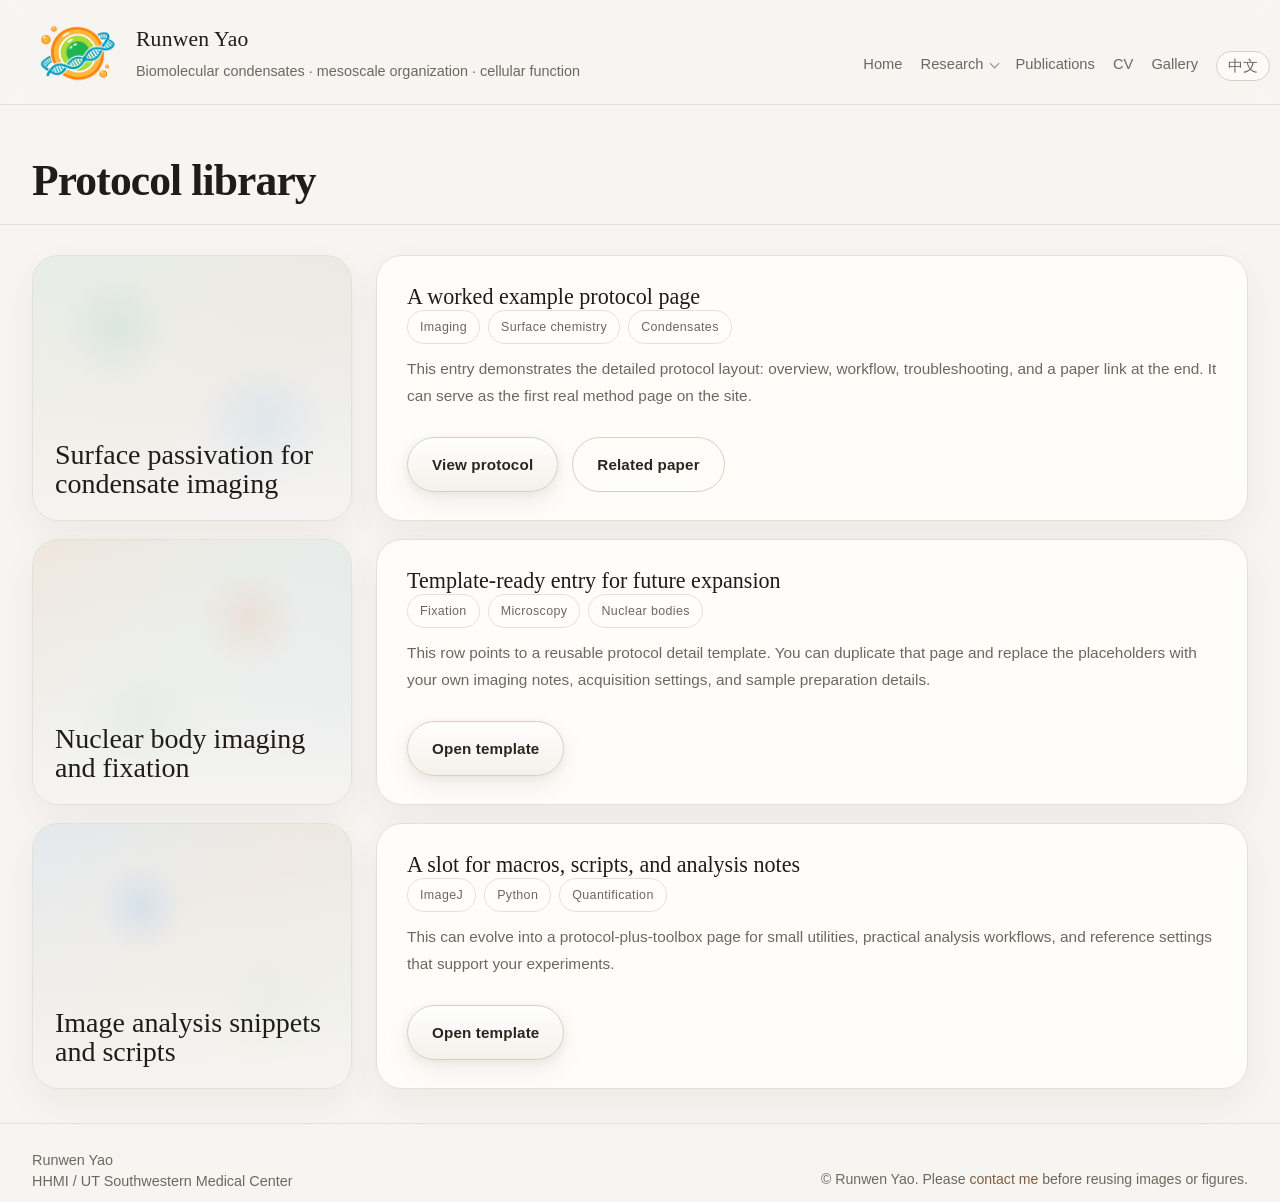
<file: protocol.html>
<!doctype html>
<html lang="en">
<head>
  <meta charset="utf-8">
  <meta name="viewport" content="width=device-width, initial-scale=1">
  <title>Protocol - Runwen Yao</title>
  <link rel="icon" type="image/png" href="favicon.png">
  <link rel="apple-touch-icon" href="favicon.png">
  <meta name="theme-color" content="#f7f5f2">
  <link rel="stylesheet" href="secondary.css?v=20260530-200610">
  <script src="site-language.js?v=20260530-183102" defer></script>
  <script type="text/javascript">
    (function(c,l,a,r,i,t,y){
        c[a]=c[a]||function(){(c[a].q=c[a].q||[]).push(arguments)};
        t=l.createElement(r);t.async=1;t.src="https://www.clarity.ms/tag/"+i;
        y=l.getElementsByTagName(r)[0];y.parentNode.insertBefore(t,y);
    })(window, document, "clarity", "script", "w51znzzht2");
  </script>
</head>
<body>
<header class="site-header">
  <div class="container header-inner">
    <div class="brand-area">
      <a class="brand-logo-link" href="index.html" aria-label="Runwen Yao home">
        <img class="brand-logo" src="logo.png" alt="">
      </a>
      <div class="brand-block">
        <a class="brand-title" href="index.html">Runwen Yao</a>
        <div class="brand-sub">Biomolecular condensates &middot; mesoscale organization &middot; cellular function</div>
      </div>
    </div>
    <nav class="nav">
      <a href="index.html">Home</a>
      <div class="nav-item nav-item--has-menu">
        <a href="research.html" class="nav-parent" aria-haspopup="true">Research</a>
        <div class="nav-dropdown" role="menu" aria-label="Research themes">
          <a href="research.html">Research Overview</a>
          <a href="research-mesoscale.html">Theme I: Mesoscale regulation</a>
          <a href="research-rna.html">Theme II: Physical principles</a>
          <a href="research-imaging.html">Theme III: Quantitative tools</a>
        </div>
      </div>
      <a href="publications.html"><span class="nav-label-full">Publications</span><span class="nav-label-short">Pubs</span></a>
      <a href="cv.html">CV</a>
      <a href="gallery.html">Gallery</a>
    </nav>
  </div>
</header>

<main class="page-main">
  <section class="section protocol-top">
    <div class="container section-head intro-head">
      <div>
        <h1 class="section-title top-page-title">Protocol library</h1>
        <div class="section-copy">
        </div>
      </div>
    </div>
  </section>

  <section class="section">
    <div class="container protocol-list">
      <article class="protocol-row">
        <a class="protocol-visual protocol-visual--passivation" href="protocol-surface-passivation.html" aria-label="Open surface passivation protocol">
          <h2 class="protocol-visual-title">Surface passivation for condensate imaging</h2>
        </a>
        <div class="protocol-content soft-card soft-card--solid">
          <h3>A worked example protocol page</h3>
          <div class="tag-row">
            <span class="tag">Imaging</span>
            <span class="tag">Surface chemistry</span>
            <span class="tag">Condensates</span>
          </div>
          <p>This entry demonstrates the detailed protocol layout: overview, workflow, troubleshooting, and a paper link at the end. It can serve as the first real method page on the site.</p>
          <div class="button-row">
            <a class="btn" href="protocol-surface-passivation.html">View protocol</a>
            <a class="btn btn--subtle" href="https://doi.org/10.1073/pnas.2403013121" target="_blank" rel="noopener noreferrer">Related paper</a>
          </div>
        </div>
      </article>

      <article class="protocol-row">
        <a class="protocol-visual protocol-visual--imaging" href="protocol-template.html" aria-label="Open protocol template page">
          <h2 class="protocol-visual-title">Nuclear body imaging and fixation</h2>
        </a>
        <div class="protocol-content soft-card soft-card--solid">
          <h3>Template-ready entry for future expansion</h3>
          <div class="tag-row">
            <span class="tag">Fixation</span>
            <span class="tag">Microscopy</span>
            <span class="tag">Nuclear bodies</span>
          </div>
          <p>This row points to a reusable protocol detail template. You can duplicate that page and replace the placeholders with your own imaging notes, acquisition settings, and sample preparation details.</p>
          <div class="button-row">
            <a class="btn" href="protocol-template.html">Open template</a>
          </div>
        </div>
      </article>

      <article class="protocol-row">
        <a class="protocol-visual protocol-visual--analysis" href="protocol-template.html" aria-label="Open protocol template page">
          <h2 class="protocol-visual-title">Image analysis snippets and scripts</h2>
        </a>
        <div class="protocol-content soft-card soft-card--solid">
          <h3>A slot for macros, scripts, and analysis notes</h3>
          <div class="tag-row">
            <span class="tag">ImageJ</span>
            <span class="tag">Python</span>
            <span class="tag">Quantification</span>
          </div>
          <p>This can evolve into a protocol-plus-toolbox page for small utilities, practical analysis workflows, and reference settings that support your experiments.</p>
          <div class="button-row">
            <a class="btn" href="protocol-template.html">Open template</a>
          </div>
        </div>
      </article>
    </div>
  </section>
</main>

<footer class="footer">
  <div class="container footer-inner">
    <div class="footer-identity">Runwen Yao <span class="footer-affiliation">HHMI / UT Southwestern Medical Center</span></div>
        <div class="footer-rights" role="note">
      <span data-translation-key="footer-rights">&copy; Runwen Yao. Please <a href="mailto:Runwen.Yao@UTSouthwestern.edu">contact me</a> before reusing images or figures.</span>
    </div>
  </div>
</footer>
</body>
</html>
</file>
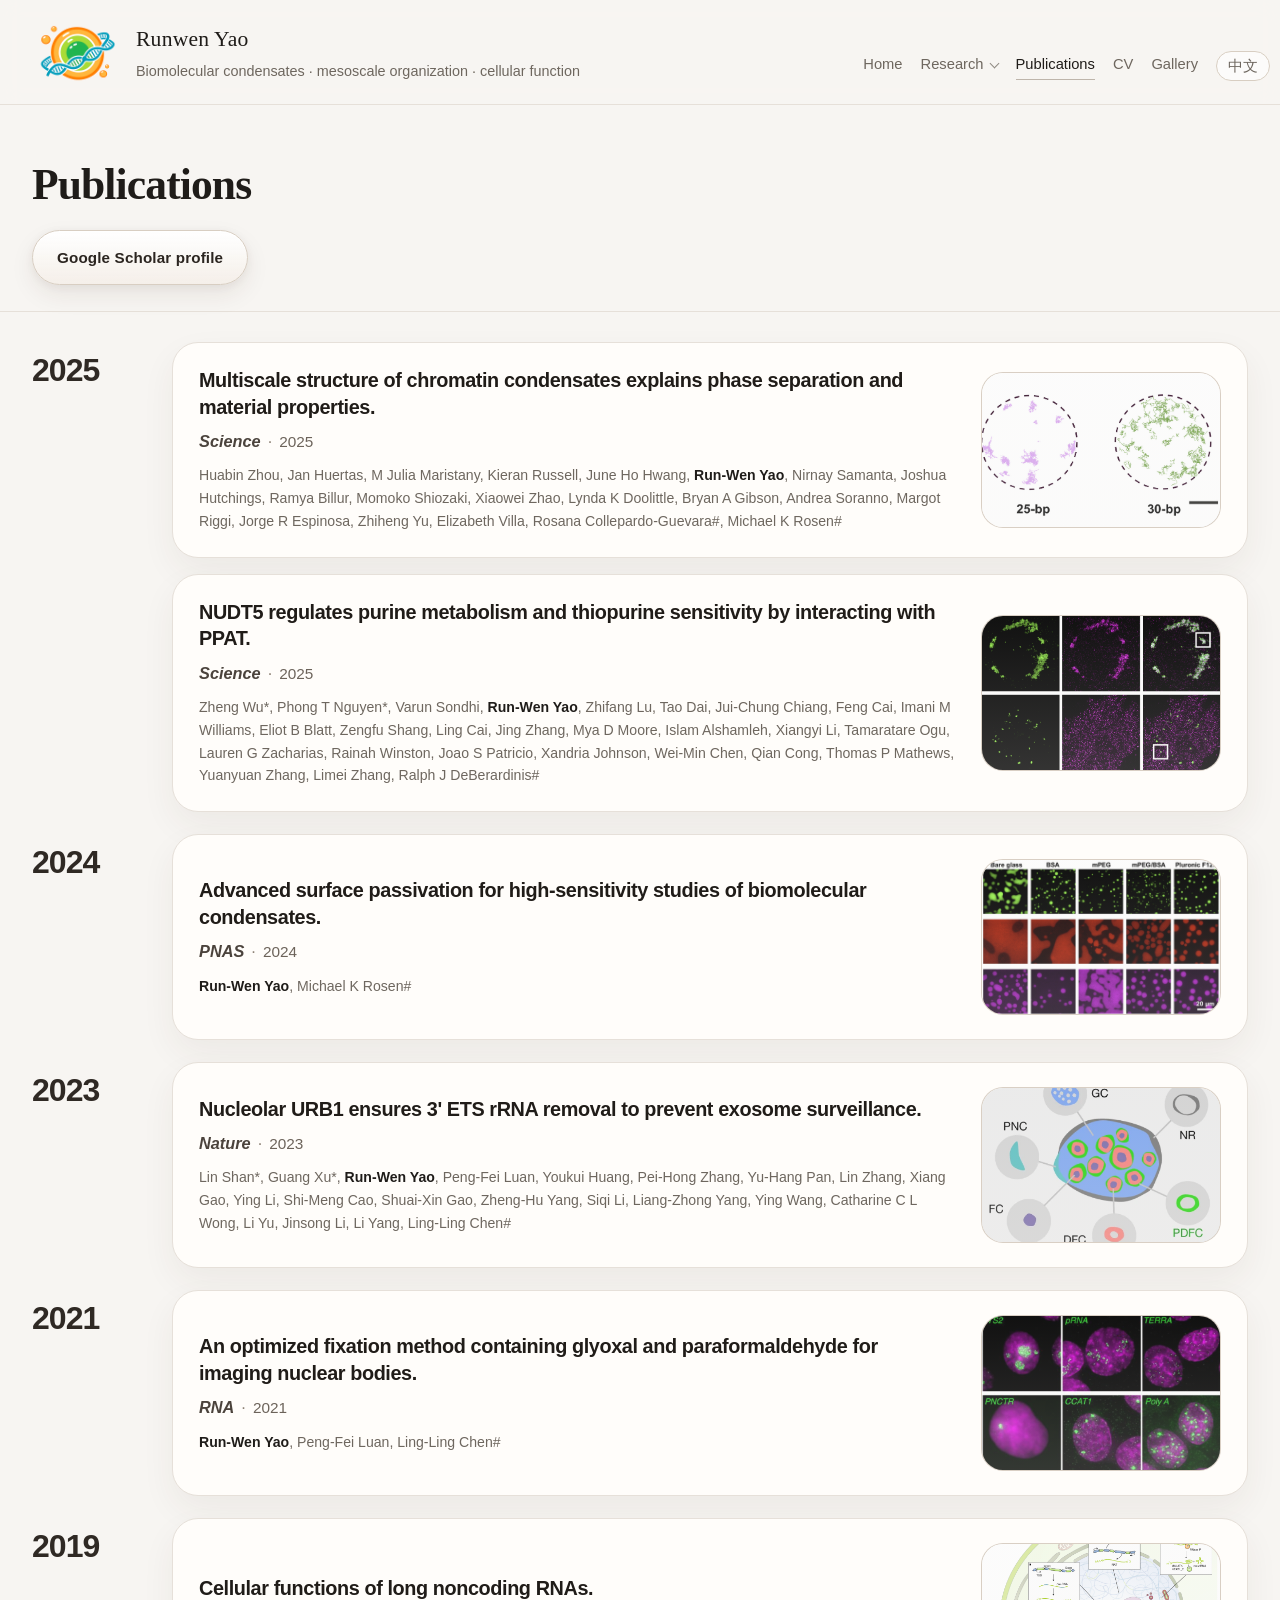
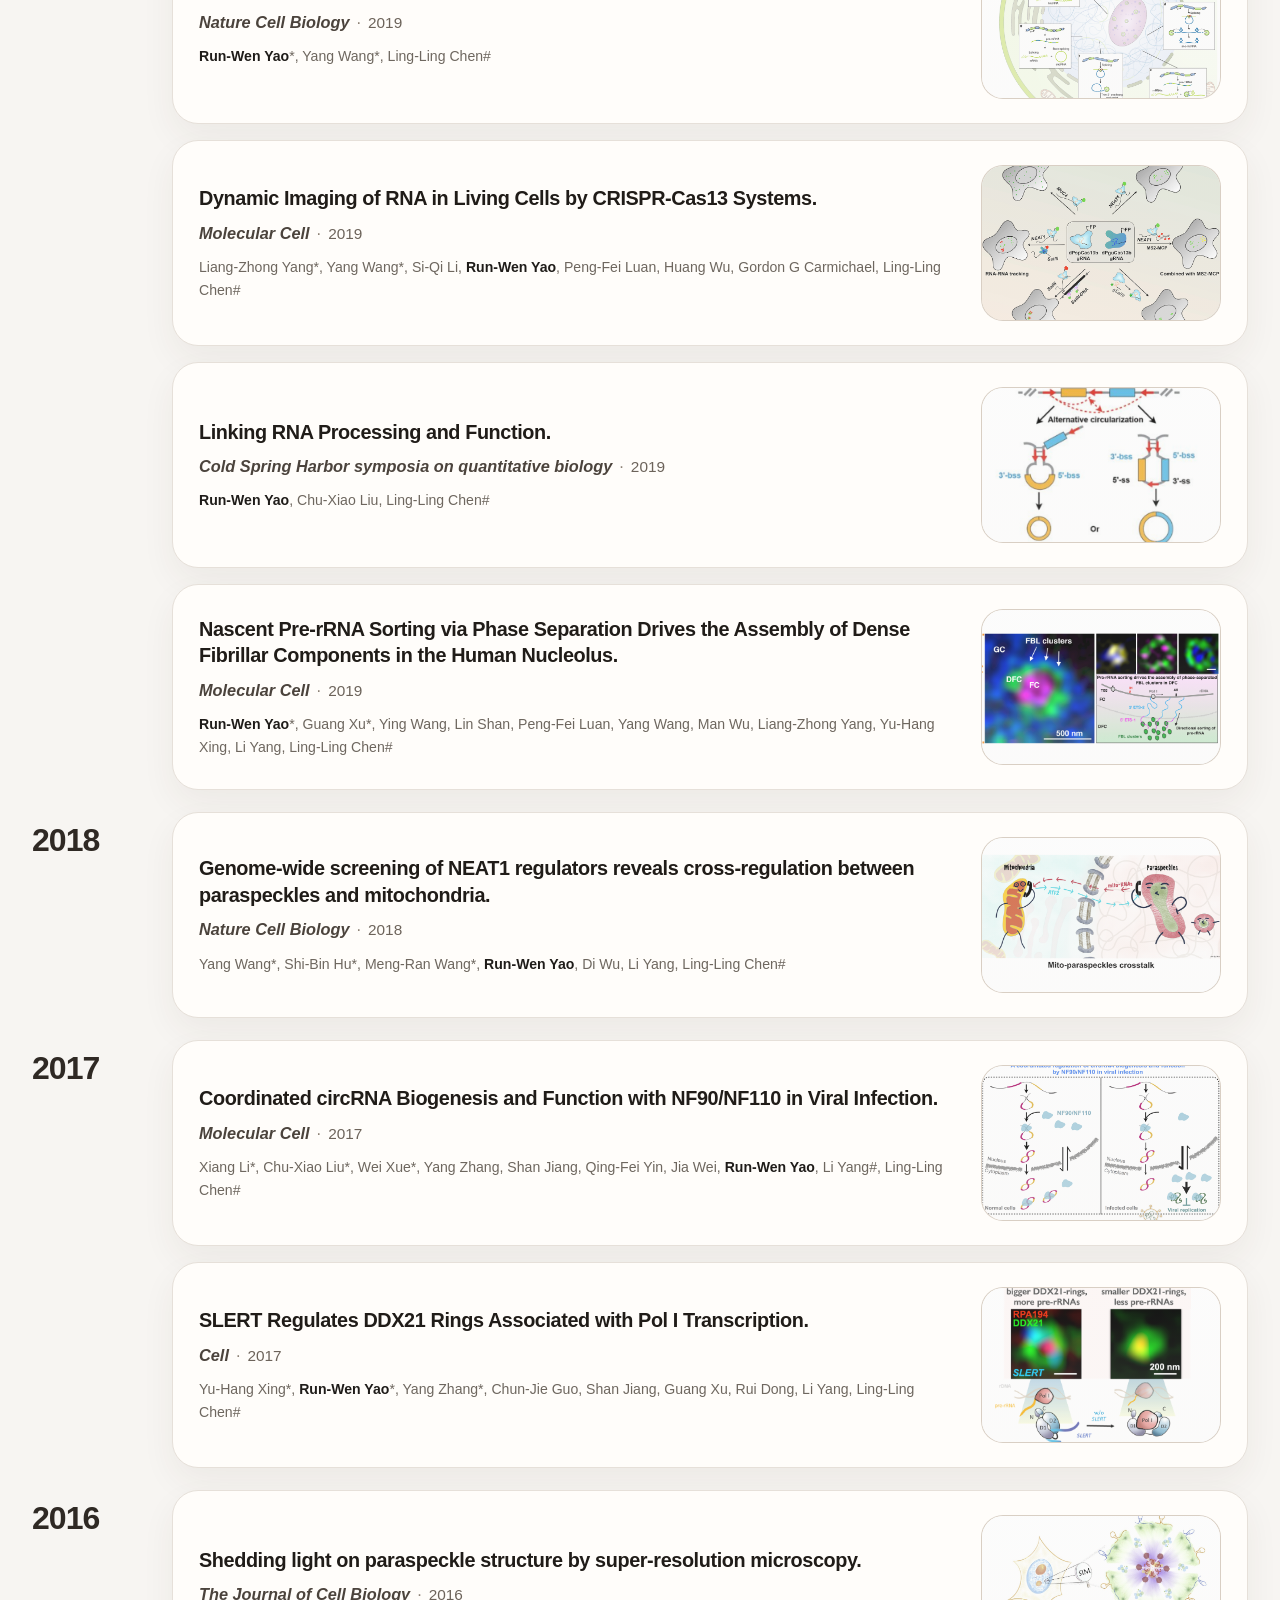
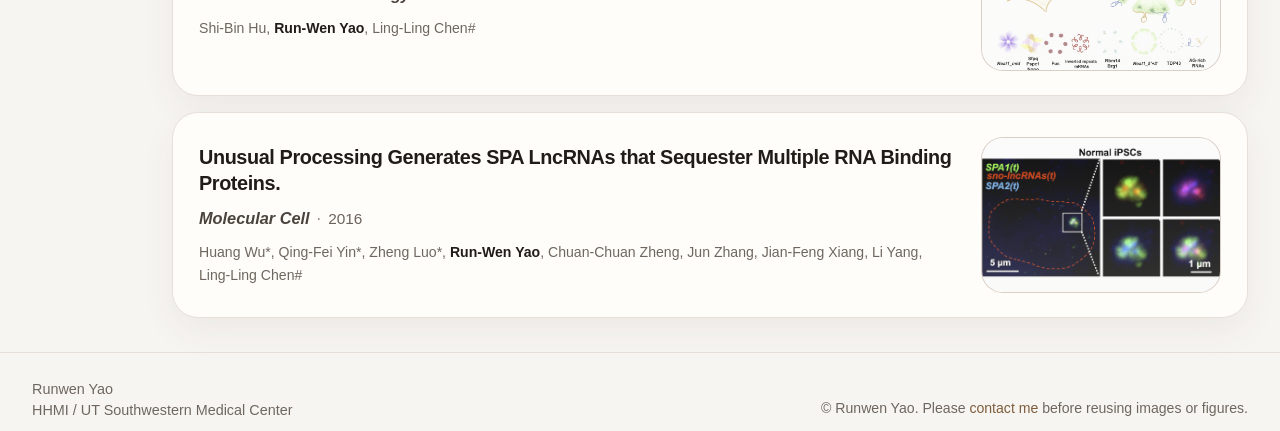
<file: publications.html>
<!doctype html>
<html lang="en">
<head>
  <meta charset="utf-8">
  <meta name="viewport" content="width=device-width, initial-scale=1">
  <title>Publications - Runwen Yao</title>
  <link rel="icon" type="image/png" href="favicon.png">
  <link rel="apple-touch-icon" href="favicon.png">
  <meta name="theme-color" content="#f7f5f2">
  <link rel="stylesheet" href="secondary.css?v=20260530-200610">
  <script src="site-language.js?v=20260530-183102" defer></script>
  <script type="text/javascript">
    (function(c,l,a,r,i,t,y){
        c[a]=c[a]||function(){(c[a].q=c[a].q||[]).push(arguments)};
        t=l.createElement(r);t.async=1;t.src="https://www.clarity.ms/tag/"+i;
        y=l.getElementsByTagName(r)[0];y.parentNode.insertBefore(t,y);
    })(window, document, "clarity", "script", "w51znzzht2");
  </script>
</head>
<body>
<header class="site-header">
  <div class="container header-inner">
    <div class="brand-area">
      <a class="brand-logo-link" href="index.html" aria-label="Runwen Yao home">
        <img class="brand-logo" src="logo.png" alt="">
      </a>
      <div class="brand-block">
        <a class="brand-title" href="index.html">Runwen Yao</a>
        <div class="brand-sub">Biomolecular condensates &middot; mesoscale organization &middot; cellular function</div>
      </div>
    </div>
    <nav class="nav">
      <a href="index.html">Home</a>
      <div class="nav-item nav-item--has-menu">
        <a href="research.html" class="nav-parent" aria-haspopup="true">Research</a>
        <div class="nav-dropdown" role="menu" aria-label="Research themes">
          <a href="research.html">Research Overview</a>
          <a href="research-mesoscale.html">Theme I: Mesoscale regulation</a>
          <a href="research-rna.html">Theme II: Physical principles</a>
          <a href="research-imaging.html">Theme III: Quantitative tools</a>
        </div>
      </div>
      <a href="publications.html" class="active"><span class="nav-label-full">Publications</span><span class="nav-label-short">Pubs</span></a>
      <a href="cv.html">CV</a>
      <a href="gallery.html">Gallery</a>
    </nav>
  </div>
</header>

<main class="page-main">
  <section class="section publications-top">
    <div class="container section-head intro-head publications-header">
      <div>
        <h1 class="section-title top-page-title">Publications</h1>
        <div class="section-copy">
        </div>
        <div class="button-row">
          <a class="btn" href="https://scholar.google.com/citations?user=LvwsvigAAAAJ&hl" target="_blank" rel="noopener noreferrer">Google Scholar profile</a>
        </div>
      </div>
    </div>
  </section>

  <section class="section">
    <div class="container publications-root" id="publications-root"></div>
  </section>
</main>

<footer class="footer">
  <div class="container footer-inner">
    <div class="footer-identity">Runwen Yao <span class="footer-affiliation">HHMI / UT Southwestern Medical Center</span></div>
        <div class="footer-rights" role="note">
      <span data-translation-key="footer-rights">&copy; Runwen Yao. Please <a href="mailto:Runwen.Yao@UTSouthwestern.edu">contact me</a> before reusing images or figures.</span>
    </div>
  </div>
</footer>

<script src="publications-data.js"></script>
<script src="publications.js"></script>
</body>
</html>
</file>
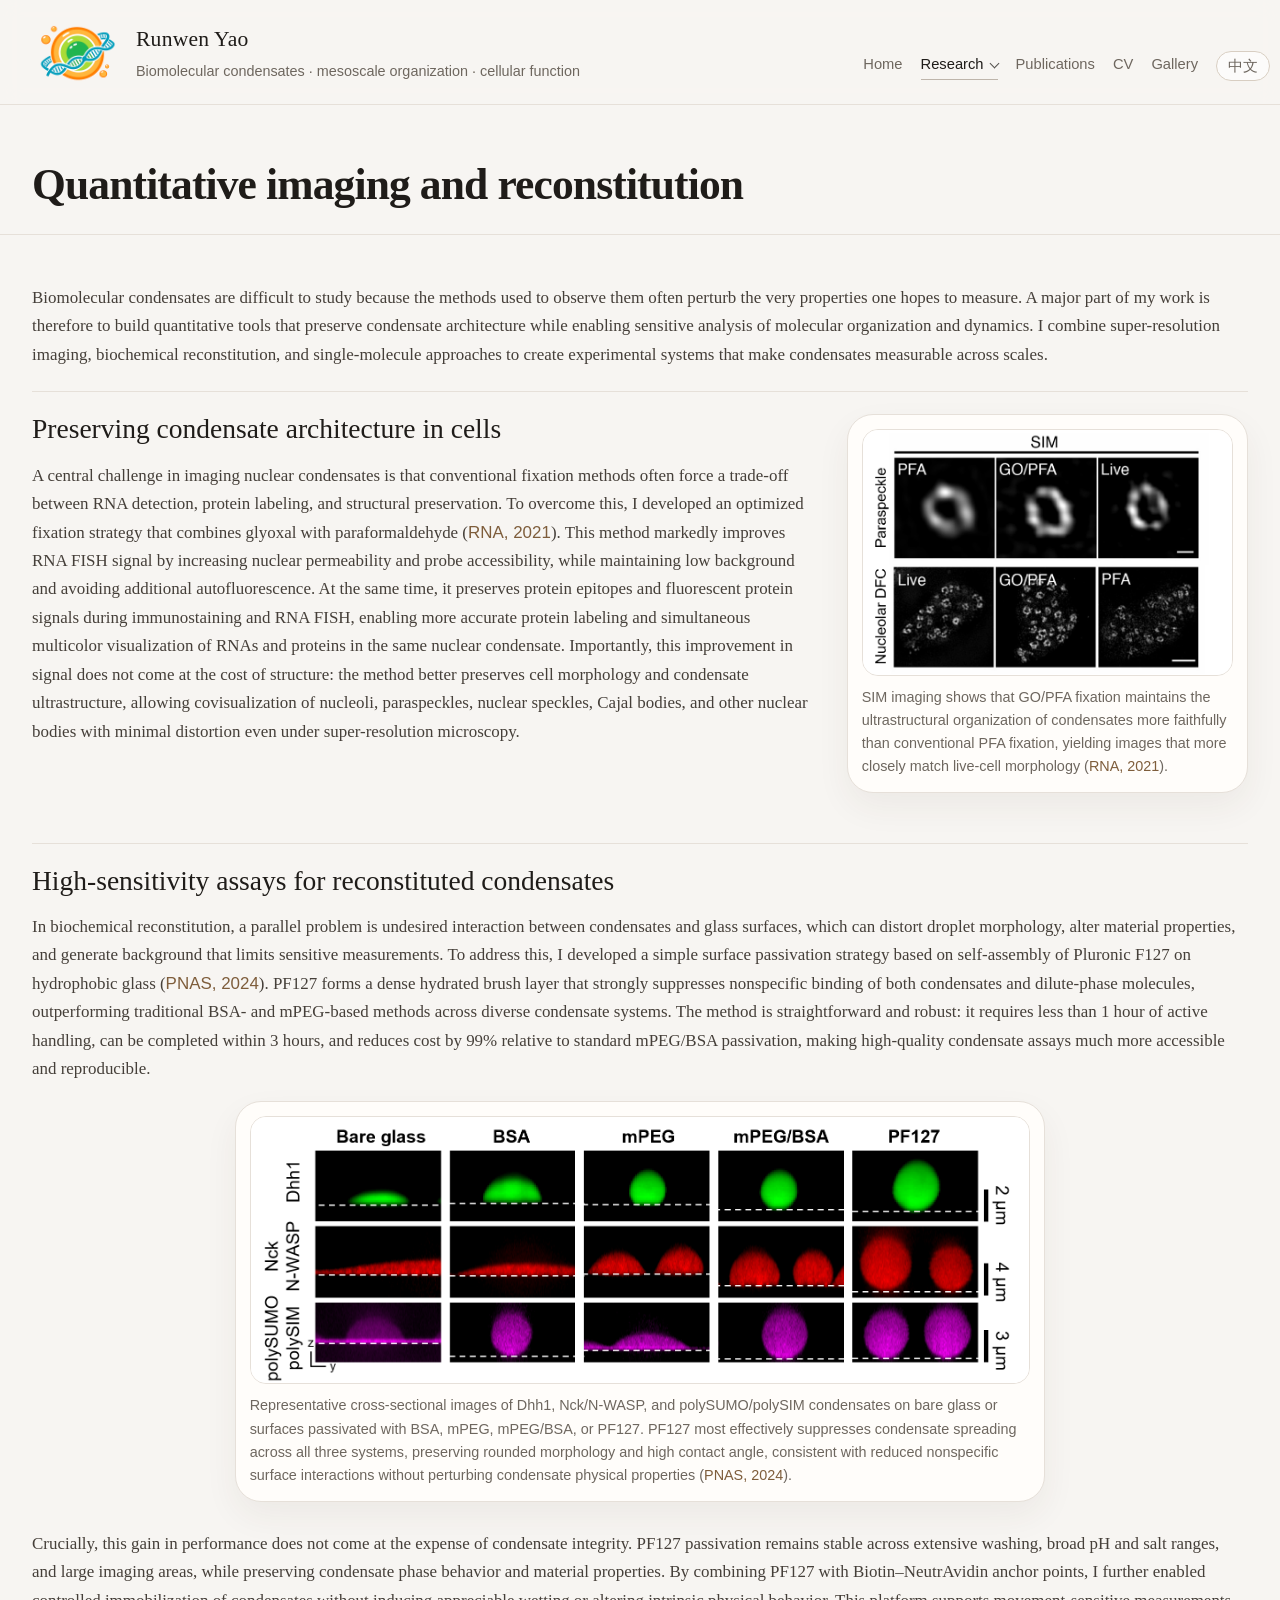
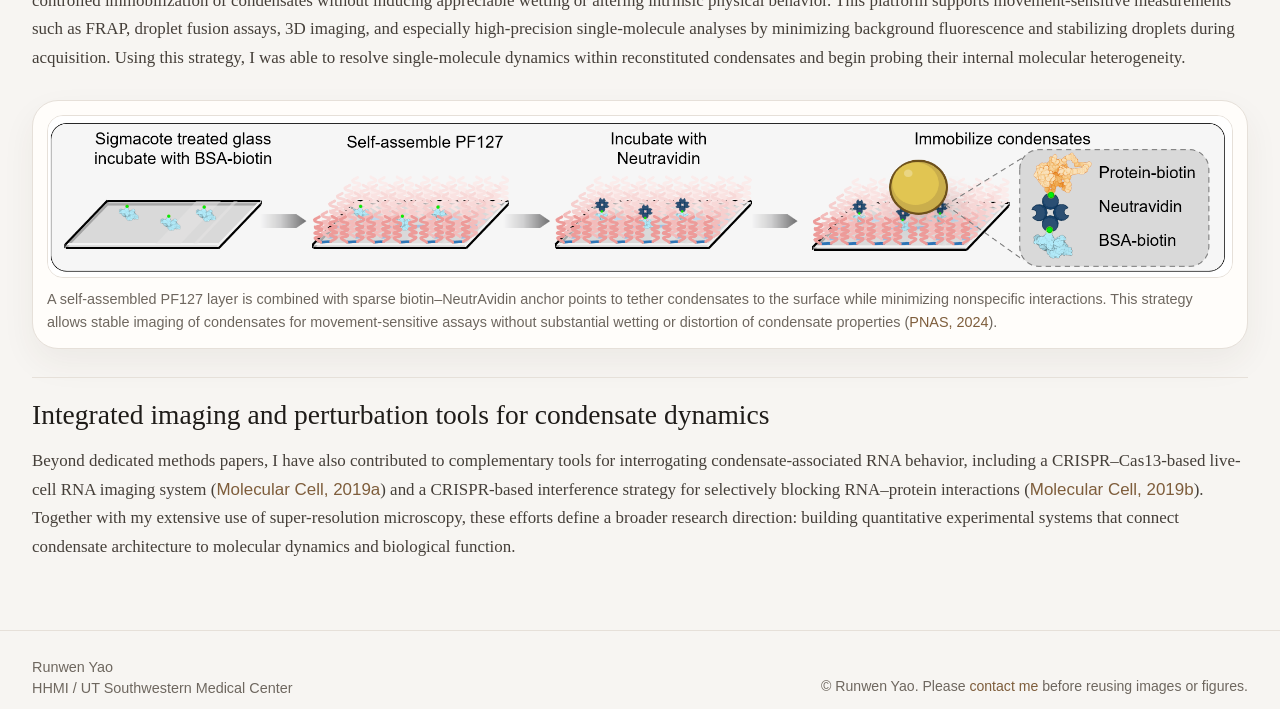
<file: research-imaging.html>
<!doctype html>
<html lang="en">
<head>
  <meta charset="utf-8">
  <meta name="viewport" content="width=device-width, initial-scale=1">
  <title>Quantitative Imaging - Runwen Yao</title>
  <link rel="icon" type="image/png" href="favicon.png">
  <link rel="apple-touch-icon" href="favicon.png">
  <meta name="theme-color" content="#f7f5f2">
  <link rel="stylesheet" href="secondary.css?v=20260530-200610">
  <script src="site-language.js?v=20260530-183102" defer></script>
  <script type="text/javascript">
    (function(c,l,a,r,i,t,y){
        c[a]=c[a]||function(){(c[a].q=c[a].q||[]).push(arguments)};
        t=l.createElement(r);t.async=1;t.src="https://www.clarity.ms/tag/"+i;
        y=l.getElementsByTagName(r)[0];y.parentNode.insertBefore(t,y);
    })(window, document, "clarity", "script", "w51znzzht2");
  </script>
</head>
<body>
<header class="site-header">
  <div class="container header-inner">
    <div class="brand-area">
      <a class="brand-logo-link" href="index.html" aria-label="Runwen Yao home">
        <img class="brand-logo" src="logo.png" alt="">
      </a>
      <div class="brand-block">
        <a class="brand-title" href="index.html">Runwen Yao</a>
        <div class="brand-sub">Biomolecular condensates &middot; mesoscale organization &middot; cellular function</div>
      </div>
    </div>
    <nav class="nav">
      <a href="index.html">Home</a>
      <div class="nav-item nav-item--has-menu">
        <a href="research.html" class="active nav-parent" aria-haspopup="true">Research</a>
        <div class="nav-dropdown" role="menu" aria-label="Research themes">
          <a href="research.html">Research Overview</a>
          <a href="research-mesoscale.html">Theme I: Mesoscale regulation</a>
          <a href="research-rna.html">Theme II: Physical principles</a>
          <a href="research-imaging.html" class="active">Theme III: Quantitative tools</a>
        </div>
      </div>
      <a href="publications.html"><span class="nav-label-full">Publications</span><span class="nav-label-short">Pubs</span></a>
      <a href="cv.html">CV</a>
      <a href="gallery.html">Gallery</a>
    </nav>
  </div>
</header>

<main class="page-main">
  <section class="section research-intro-section subpage-top">
    <div class="container section-head research-intro-head">
      <div>
        <h1 class="section-title top-page-title">Quantitative imaging and reconstitution</h1>
      </div>
    </div>
  </section>

  <section class="section subpage-body">
    <div class="container subpage-content">
      <section class="detail-section">
        <p>Biomolecular condensates are difficult to study because the methods used to observe them often perturb the very properties one hopes to measure. A major part of my work is therefore to build quantitative tools that preserve condensate architecture while enabling sensitive analysis of molecular organization and dynamics. I combine super-resolution imaging, biochemical reconstitution, and single-molecule approaches to create experimental systems that make condensates measurable across scales.</p>
      </section>

      <section class="detail-section detail-section--with-side-figure">
        <div class="detail-section-main">
          <h2>Preserving condensate architecture in cells</h2>
          <p>A central challenge in imaging nuclear condensates is that conventional fixation methods often force a trade-off between RNA detection, protein labeling, and structural preservation. To overcome this, I developed an optimized fixation strategy that combines glyoxal with paraformaldehyde (<a class="inline-citation" href="https://doi.org/10.1261/rna.078671.120" target="_blank" rel="noopener noreferrer">RNA, 2021</a>). This method markedly improves RNA FISH signal by increasing nuclear permeability and probe accessibility, while maintaining low background and avoiding additional autofluorescence. At the same time, it preserves protein epitopes and fluorescent protein signals during immunostaining and RNA FISH, enabling more accurate protein labeling and simultaneous multicolor visualization of RNAs and proteins in the same nuclear condensate. Importantly, this improvement in signal does not come at the cost of structure: the method better preserves cell morphology and condensate ultrastructure, allowing covisualization of nucleoli, paraspeckles, nuclear speckles, Cajal bodies, and other nuclear bodies with minimal distortion even under super-resolution microscopy. </p>
        </div>

        <figure class="subpage-figure subpage-figure--one-third soft-card soft-card--solid">
          <img src="research-media/RNA_2021.png" alt="Placeholder figure for mesoscale condensate organization">
          <figcaption>SIM imaging shows that GO/PFA fixation maintains the ultrastructural organization of condensates more faithfully than conventional PFA fixation, yielding images that more closely match live-cell morphology (<a class="inline-citation" href="https://doi.org/10.1261/rna.078671.120" target="_blank" rel="noopener noreferrer">RNA, 2021</a>).</figcaption>
        </figure>
      </section>

      <section class="detail-section">
        <div class="detail-section-main">
          <h2>High-sensitivity assays for reconstituted condensates</h2>
          <p>In biochemical reconstitution, a parallel problem is undesired interaction between condensates and glass surfaces, which can distort droplet morphology, alter material properties, and generate background that limits sensitive measurements. To address this, I developed a simple surface passivation strategy based on self-assembly of Pluronic F127 on hydrophobic glass (<a class="inline-citation" href="https://doi.org/10.1073/pnas.2403013121" target="_blank" rel="noopener noreferrer">PNAS, 2024</a>). PF127 forms a dense hydrated brush layer that strongly suppresses nonspecific binding of both condensates and dilute-phase molecules, outperforming traditional BSA- and mPEG-based methods across diverse condensate systems. The method is straightforward and robust: it requires less than 1 hour of active handling, can be completed within 3 hours, and reduces cost by 99% relative to standard mPEG/BSA passivation, making high-quality condensate assays much more accessible and reproducible.</p>

        <figure class="subpage-figure subpage-figure--two-thirds soft-card soft-card--solid">
          <img src="research-media/PNAS_2024_2.png" alt="Placeholder figure for mesoscale condensate organization">
          <figcaption>Representative cross-sectional images of Dhh1, Nck/N-WASP, and polySUMO/polySIM condensates on bare glass or surfaces passivated with BSA, mPEG, mPEG/BSA, or PF127. PF127 most effectively suppresses condensate spreading across all three systems, preserving rounded morphology and high contact angle, consistent with reduced nonspecific surface interactions without perturbing condensate physical properties (<a class="inline-citation" href="https://doi.org/10.1073/pnas.2403013121" target="_blank" rel="noopener noreferrer">PNAS, 2024</a>).</figcaption>
        </figure>          
          <p>Crucially, this gain in performance does not come at the expense of condensate integrity. PF127 passivation remains stable across extensive washing, broad pH and salt ranges, and large imaging areas, while preserving condensate phase behavior and material properties. By combining PF127 with Biotin–NeutrAvidin anchor points, I further enabled controlled immobilization of condensates without inducing appreciable wetting or altering intrinsic physical behavior. This platform supports movement-sensitive measurements such as FRAP, droplet fusion assays, 3D imaging, and especially high-precision single-molecule analyses by minimizing background fluorescence and stabilizing droplets during acquisition. Using this strategy, I was able to resolve single-molecule dynamics within reconstituted condensates and begin probing their internal molecular heterogeneity.</p>

        <figure class="subpage-figure soft-card soft-card--solid">
          <img src="research-media/PNAS_2024_1.png" alt="Placeholder figure for mesoscale condensate organization">
          <figcaption>A self-assembled PF127 layer is combined with sparse biotin–NeutrAvidin anchor points to tether condensates to the surface while minimizing nonspecific interactions. This strategy allows stable imaging of condensates for movement-sensitive assays without substantial wetting or distortion of condensate properties (<a class="inline-citation" href="https://doi.org/10.1073/pnas.2403013121" target="_blank" rel="noopener noreferrer">PNAS, 2024</a>).</figcaption>
        </figure>
        
      </div>
      </section>

      <section class="detail-section">
        <h2>Integrated imaging and perturbation tools for condensate dynamics</h2>
        <p>Beyond dedicated methods papers, I have also contributed to complementary tools for interrogating condensate-associated RNA behavior, including a CRISPR–Cas13-based live-cell RNA imaging system (<a class="inline-citation" href="https://doi.org/10.1016/j.molcel.2019.10.024" target="_blank" rel="noopener noreferrer">Molecular Cell, 2019a</a>) and a CRISPR-based interference strategy for selectively blocking RNA–protein interactions (<a class="inline-citation" href="https://doi.org/10.1016/j.molcel.2019.08.014" target="_blank" rel="noopener noreferrer">Molecular Cell, 2019b</a>). Together with my extensive use of super-resolution microscopy, these efforts define a broader research direction: building quantitative experimental systems that connect condensate architecture to molecular dynamics and biological function.</p>
      </section>
    </div>
  </section>
</main>

<footer class="footer">
  <div class="container footer-inner">
    <div class="footer-identity">Runwen Yao <span class="footer-affiliation">HHMI / UT Southwestern Medical Center</span></div>
        <div class="footer-rights" role="note">
      <span data-translation-key="footer-rights">&copy; Runwen Yao. Please <a href="mailto:Runwen.Yao@UTSouthwestern.edu">contact me</a> before reusing images or figures.</span>
    </div>
  </div>
</footer>
</body>
</html>
</file>
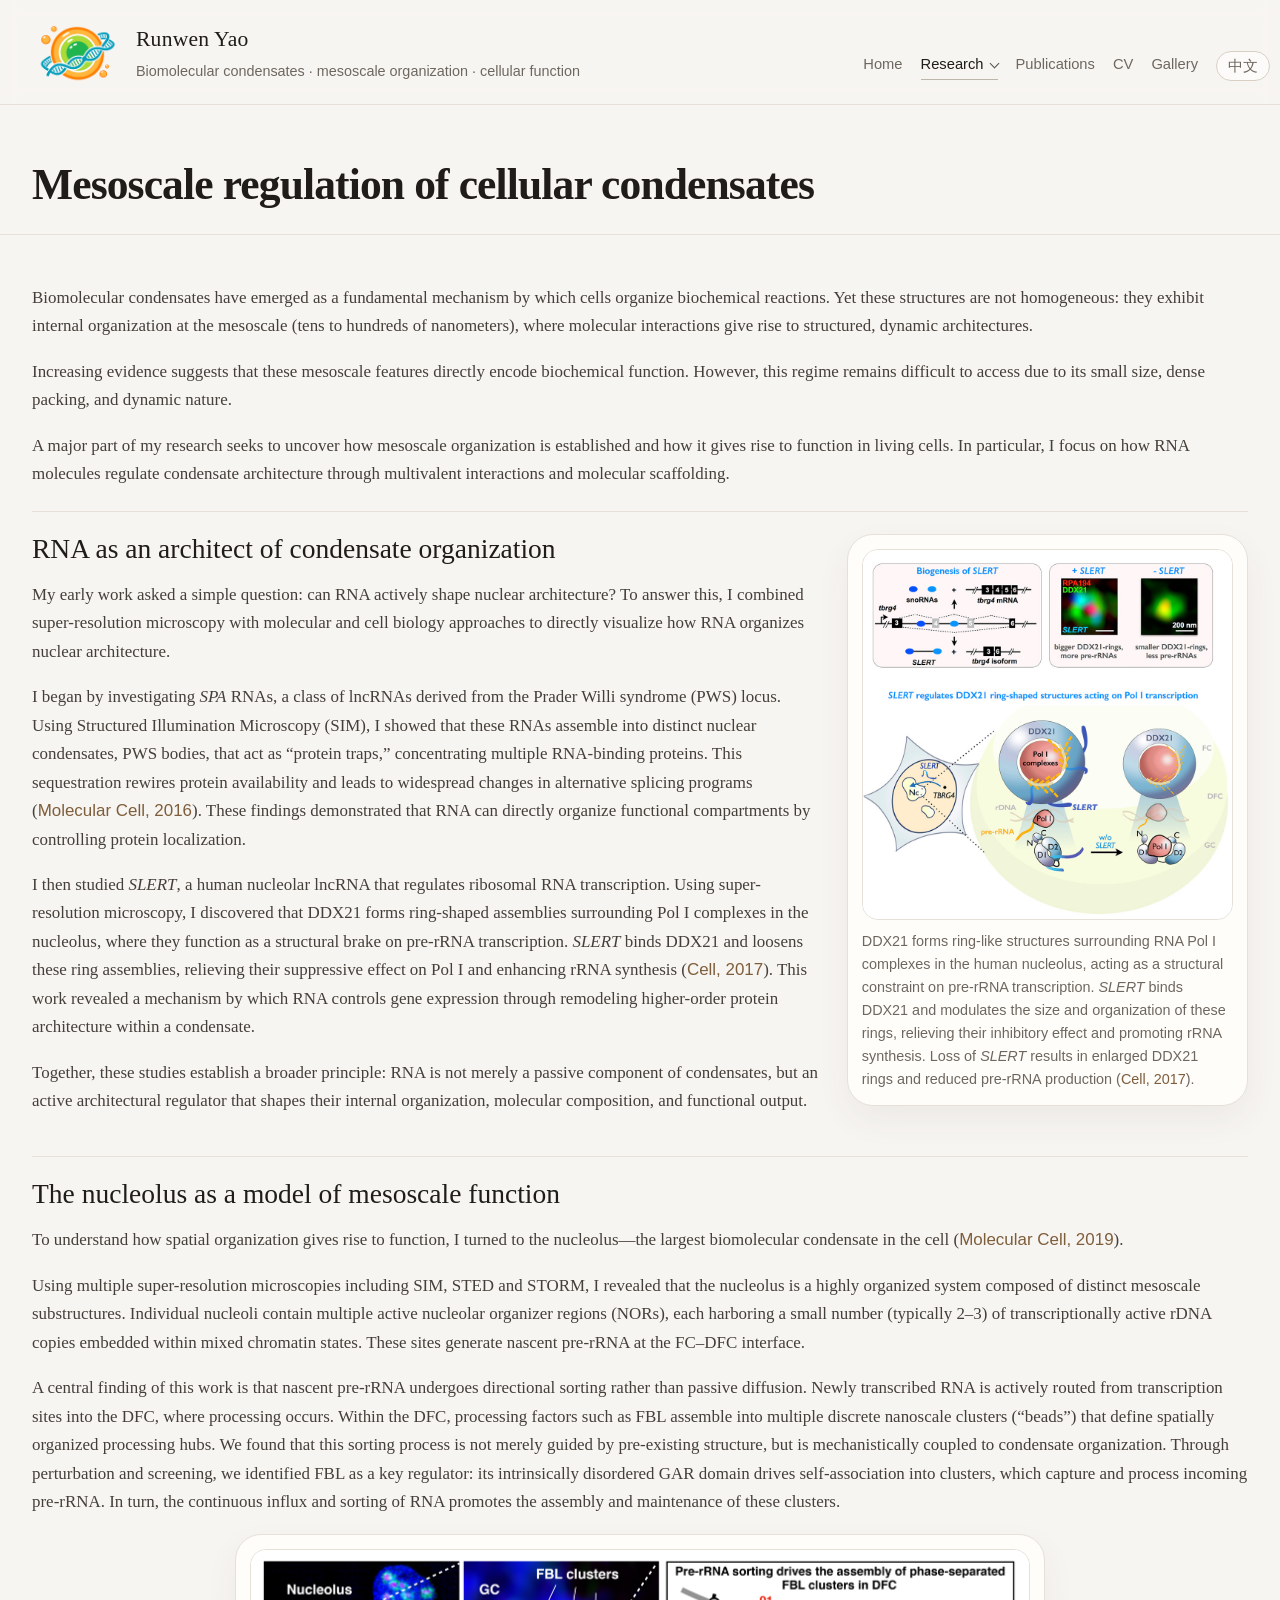
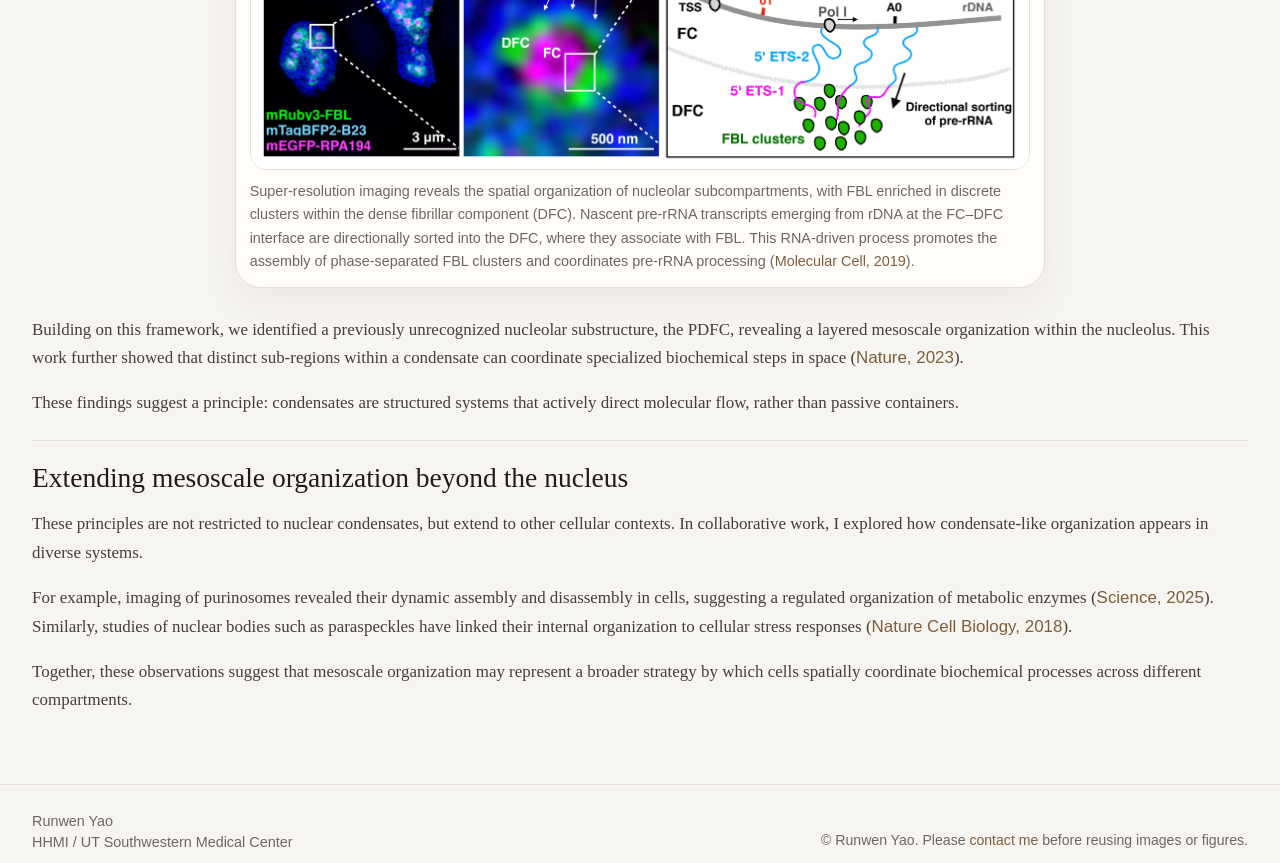
<file: research-mesoscale.html>
<!doctype html>
<html lang="en">
<head>
  <meta charset="utf-8">
  <meta name="viewport" content="width=device-width, initial-scale=1">
  <title>Mesoscale Function - Runwen Yao</title>
  <link rel="icon" type="image/png" href="favicon.png">
  <link rel="apple-touch-icon" href="favicon.png">
  <meta name="theme-color" content="#f7f5f2">
  <link rel="stylesheet" href="secondary.css?v=20260530-200610">
  <script src="site-language.js?v=20260530-183102" defer></script>
  <script type="text/javascript">
    (function(c,l,a,r,i,t,y){
        c[a]=c[a]||function(){(c[a].q=c[a].q||[]).push(arguments)};
        t=l.createElement(r);t.async=1;t.src="https://www.clarity.ms/tag/"+i;
        y=l.getElementsByTagName(r)[0];y.parentNode.insertBefore(t,y);
    })(window, document, "clarity", "script", "w51znzzht2");
  </script>
</head>
<body>
<header class="site-header">
  <div class="container header-inner">
    <div class="brand-area">
      <a class="brand-logo-link" href="index.html" aria-label="Runwen Yao home">
        <img class="brand-logo" src="logo.png" alt="">
      </a>
      <div class="brand-block">
        <a class="brand-title" href="index.html">Runwen Yao</a>
        <div class="brand-sub">Biomolecular condensates &middot; mesoscale organization &middot; cellular function</div>
      </div>
    </div>
    <nav class="nav">
      <a href="index.html">Home</a>
      <div class="nav-item nav-item--has-menu">
        <a href="research.html" class="active nav-parent" aria-haspopup="true">Research</a>
        <div class="nav-dropdown" role="menu" aria-label="Research themes">
          <a href="research.html">Research Overview</a>
          <a href="research-mesoscale.html" class="active">Theme I: Mesoscale regulation</a>
          <a href="research-rna.html">Theme II: Physical principles</a>
          <a href="research-imaging.html">Theme III: Quantitative tools</a>
        </div>
      </div>
      <a href="publications.html"><span class="nav-label-full">Publications</span><span class="nav-label-short">Pubs</span></a>
      <a href="cv.html">CV</a>
      <a href="gallery.html">Gallery</a>
    </nav>
  </div>
</header>

<main class="page-main">
  <section class="section research-intro-section subpage-top">
    <div class="container section-head research-intro-head">
      <div>
        <h1 class="section-title top-page-title">Mesoscale regulation of cellular condensates</h1>
      </div>
    </div>
  </section>

  <section class="section subpage-body">
    <div class="container subpage-content">
      <section class="detail-section">
        <p>Biomolecular condensates have emerged as a fundamental mechanism by which cells organize biochemical reactions. Yet these structures are not homogeneous: they exhibit internal organization at the mesoscale (tens to hundreds of nanometers), where molecular interactions give rise to structured, dynamic architectures.</p>
        <p>Increasing evidence suggests that these mesoscale features directly encode biochemical function. However, this regime remains difficult to access due to its small size, dense packing, and dynamic nature.</p>
        <p>A major part of my research seeks to uncover how mesoscale organization is established and how it gives rise to function in living cells. In particular, I focus on how RNA molecules regulate condensate architecture through multivalent interactions and molecular scaffolding.</p>

      </section>

      <section class="detail-section detail-section--with-side-figure">
        <div class="detail-section-main">
          <h2>RNA as an architect of condensate organization</h2>
          <p>My early work asked a simple question: can RNA actively shape nuclear architecture? To answer this, I combined super-resolution microscopy with molecular and cell biology approaches to directly visualize how RNA organizes nuclear architecture.</p>
          <p>I began by investigating <em>SPA</em> RNAs, a class of lncRNAs derived from the Prader Willi syndrome (PWS) locus. Using Structured Illumination Microscopy (SIM), I showed that these RNAs assemble into distinct nuclear condensates, PWS bodies, that act as “protein traps,” concentrating multiple RNA-binding proteins. This sequestration rewires protein availability and leads to widespread changes in alternative splicing programs (<a class="inline-citation" href="https://doi.org/10.1016/j.molcel.2016.10.007" target="_blank" rel="noopener noreferrer">Molecular Cell, 2016</a>). These findings demonstrated that RNA can directly organize functional compartments by controlling protein localization.</p>
          <p>I then studied <em>SLERT</em>, a human nucleolar lncRNA that regulates ribosomal RNA transcription. Using super-resolution microscopy, I discovered that DDX21 forms ring-shaped assemblies surrounding Pol I complexes in the nucleolus, where they function as a structural brake on pre-rRNA transcription. <em>SLERT</em> binds DDX21 and loosens these ring assemblies, relieving their suppressive effect on Pol I and enhancing rRNA synthesis (<a class="inline-citation" href="https://doi.org/10.1016/j.cell.2017.04.011" target="_blank" rel="noopener noreferrer">Cell, 2017</a>). This work revealed a mechanism by which RNA controls gene expression through remodeling higher-order protein architecture within a condensate.</p>
          <p>Together, these studies establish a broader principle: RNA is not merely a passive component of condensates, but an active architectural regulator that shapes their internal organization, molecular composition, and functional output.</p>
        </div>

        <figure class="subpage-figure subpage-figure--one-third soft-card soft-card--solid">
          <img src="research-media/Cell_2017.jpg" alt="Placeholder figure for mesoscale condensate organization">
          <figcaption>DDX21 forms ring-like structures surrounding RNA Pol I complexes in the human nucleolus, acting as a structural constraint on pre-rRNA transcription. <em>SLERT</em> binds DDX21 and modulates the size and organization of these rings, relieving their inhibitory effect and promoting rRNA synthesis. Loss of <em>SLERT</em> results in enlarged DDX21 rings and reduced pre-rRNA production (<a class="inline-citation" href="https://doi.org/10.1016/j.cell.2017.04.011" target="_blank" rel="noopener noreferrer">Cell, 2017</a>).</figcaption>
        </figure>
      </section>

      <section class="detail-section">
        <div class="detail-section-main">
          <h2>The nucleolus as a model of mesoscale function</h2>
          <p>To understand how spatial organization gives rise to function, I turned to the nucleolus—the largest biomolecular condensate in the cell (<a class="inline-citation" href="https://doi.org/10.1016/j.molcel.2019.08.014" target="_blank" rel="noopener noreferrer">Molecular Cell, 2019</a>).</p>
          <p>Using multiple super-resolution microscopies including SIM, STED and STORM, I revealed that the nucleolus is a highly organized system composed of distinct mesoscale substructures. Individual nucleoli contain multiple active nucleolar organizer regions (NORs), each harboring a small number (typically 2–3) of transcriptionally active rDNA copies embedded within mixed chromatin states. These sites generate nascent pre-rRNA at the FC–DFC interface.</p>
          <p>A central finding of this work is that nascent pre-rRNA undergoes directional sorting rather than passive diffusion. Newly transcribed RNA is actively routed from transcription sites into the DFC, where processing occurs. Within the DFC, processing factors such as FBL assemble into multiple discrete nanoscale clusters (“beads”) that define spatially organized processing hubs. We found that this sorting process is not merely guided by pre-existing structure, but is mechanistically coupled to condensate organization. Through perturbation and screening, we identified FBL as a key regulator: its intrinsically disordered GAR domain drives self-association into clusters, which capture and process incoming pre-rRNA. In turn, the continuous influx and sorting of RNA promotes the assembly and maintenance of these clusters.</p>

        <figure class="subpage-figure subpage-figure--two-thirds soft-card soft-card--solid">
          <img src="research-media/MC_2019.png" alt="Placeholder figure for mesoscale condensate organization">
          <figcaption>Super-resolution imaging reveals the spatial organization of nucleolar subcompartments, with FBL enriched in discrete clusters within the dense fibrillar component (DFC). Nascent pre-rRNA transcripts emerging from rDNA at the FC–DFC interface are directionally sorted into the DFC, where they associate with FBL. This RNA-driven process promotes the assembly of phase-separated FBL clusters and coordinates pre-rRNA processing (<a class="inline-citation" href="https://doi.org/10.1016/j.molcel.2019.08.014" target="_blank" rel="noopener noreferrer">Molecular Cell, 2019</a>).</figcaption>
        </figure>

        <p>Building on this framework, we identified a previously unrecognized nucleolar substructure, the PDFC, revealing a layered mesoscale organization within the nucleolus. This work further showed that distinct sub-regions within a condensate can coordinate specialized biochemical steps in space (<a class="inline-citation" href="https://doi.org/10.1038/s41586-023-05767-5" target="_blank" rel="noopener noreferrer">Nature, 2023</a>).</p>
          <p>These findings suggest a principle: condensates are structured systems that actively direct molecular flow, rather than passive containers.</p>
      </div>
      </section>

      <section class="detail-section">
        <h2>Extending mesoscale organization beyond the nucleus</h2>
        <p>These principles are not restricted to nuclear condensates, but extend to other cellular contexts. In collaborative work, I explored how condensate-like organization appears in diverse systems.</p>
        <p>For example, imaging of purinosomes revealed their dynamic assembly and disassembly in cells, suggesting a regulated organization of metabolic enzymes (<a class="inline-citation" href="https://doi.org/10.1126/science.adx9717" target="_blank" rel="noopener noreferrer">Science, 2025</a>). Similarly, studies of nuclear bodies such as paraspeckles have linked their internal organization to cellular stress responses (<a class="inline-citation" href="https://doi.org/10.1038/s41556-018-0204-2" target="_blank" rel="noopener noreferrer">Nature Cell Biology, 2018</a>).</p>
        <p>Together, these observations suggest that mesoscale organization may represent a broader strategy by which cells spatially coordinate biochemical processes across different compartments.</p>
      </section>
    </div>
  </section>
</main>

<footer class="footer">
  <div class="container footer-inner">
    <div class="footer-identity">Runwen Yao <span class="footer-affiliation">HHMI / UT Southwestern Medical Center</span></div>
        <div class="footer-rights" role="note">
      <span data-translation-key="footer-rights">&copy; Runwen Yao. Please <a href="mailto:Runwen.Yao@UTSouthwestern.edu">contact me</a> before reusing images or figures.</span>
    </div>
  </div>
</footer>
</body>
</html>
</file>
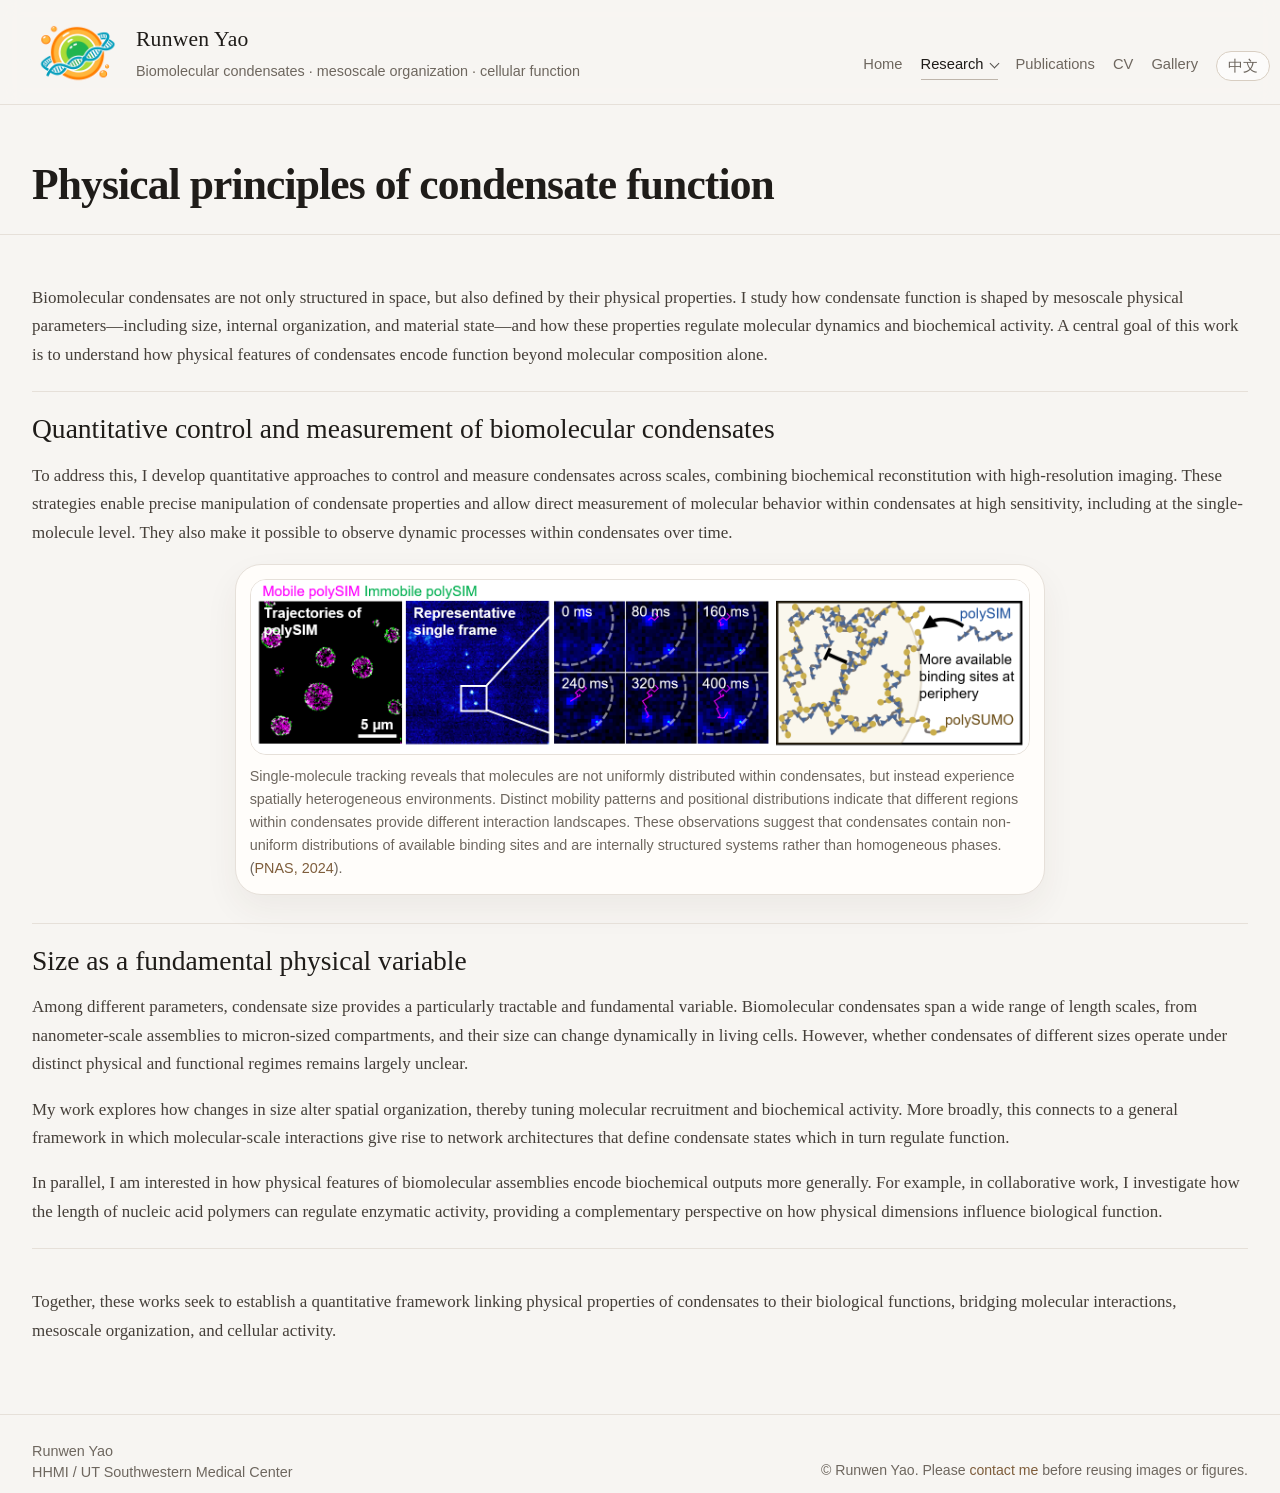
<file: research-rna.html>
<!doctype html>
<html lang="en">
<head>
  <meta charset="utf-8">
  <meta name="viewport" content="width=device-width, initial-scale=1">
  <title>RNA Organization - Runwen Yao</title>
  <link rel="icon" type="image/png" href="favicon.png">
  <link rel="apple-touch-icon" href="favicon.png">
  <meta name="theme-color" content="#f7f5f2">
  <link rel="stylesheet" href="secondary.css?v=20260530-200610">
  <script src="site-language.js?v=20260530-183102" defer></script>
  <script type="text/javascript">
    (function(c,l,a,r,i,t,y){
        c[a]=c[a]||function(){(c[a].q=c[a].q||[]).push(arguments)};
        t=l.createElement(r);t.async=1;t.src="https://www.clarity.ms/tag/"+i;
        y=l.getElementsByTagName(r)[0];y.parentNode.insertBefore(t,y);
    })(window, document, "clarity", "script", "w51znzzht2");
  </script>
</head>
<body>
<header class="site-header">
  <div class="container header-inner">
    <div class="brand-area">
      <a class="brand-logo-link" href="index.html" aria-label="Runwen Yao home">
        <img class="brand-logo" src="logo.png" alt="">
      </a>
      <div class="brand-block">
        <a class="brand-title" href="index.html">Runwen Yao</a>
        <div class="brand-sub">Biomolecular condensates &middot; mesoscale organization &middot; cellular function</div>
      </div>
    </div>
    <nav class="nav">
      <a href="index.html">Home</a>
      <div class="nav-item nav-item--has-menu">
        <a href="research.html" class="active nav-parent" aria-haspopup="true">Research</a>
        <div class="nav-dropdown" role="menu" aria-label="Research themes">
          <a href="research.html">Research Overview</a>
          <a href="research-mesoscale.html">Theme I: Mesoscale regulation</a>
          <a href="research-rna.html" class="active">Theme II: Physical principles</a>
          <a href="research-imaging.html">Theme III: Quantitative tools</a>
        </div>
      </div>
      <a href="publications.html"><span class="nav-label-full">Publications</span><span class="nav-label-short">Pubs</span></a>
      <a href="cv.html">CV</a>
      <a href="gallery.html">Gallery</a>
    </nav>
  </div>
</header>

<main class="page-main">
  <section class="section research-intro-section subpage-top">
    <div class="container section-head research-intro-head">
      <div>
        <h1 class="section-title top-page-title">Physical principles of condensate function</h1>
      </div>
    </div>
  </section>

  <section class="section subpage-body">
    <div class="container subpage-content">
      <section class="detail-section">
        <p>Biomolecular condensates are not only structured in space, but also defined by their physical properties. I study how condensate function is shaped by mesoscale physical parameters—including size, internal organization, and material state—and how these properties regulate molecular dynamics and biochemical activity. A central goal of this work is to understand how physical features of condensates encode function beyond molecular composition alone.</p>
      </section>

      <section class="detail-section">
        <div class="detail-section-main">
          <h2>Quantitative control and measurement of biomolecular condensates</h2>
          <p>To address this, I develop quantitative approaches to control and measure condensates across scales, combining biochemical reconstitution with high-resolution imaging. These strategies enable precise manipulation of condensate properties and allow direct measurement of molecular behavior within condensates at high sensitivity, including at the single-molecule level. They also make it possible to observe dynamic processes within condensates over time.</p>
        </div>
        
      <figure class="subpage-figure subpage-figure--two-thirds soft-card soft-card--solid">
          <img src="research-media/PNAS_2024.png" alt="Placeholder figure for mesoscale condensate organization">
          <figcaption>Single-molecule tracking reveals that molecules are not uniformly distributed within condensates, but instead experience spatially heterogeneous environments. Distinct mobility patterns and positional distributions indicate that different regions within condensates provide different interaction landscapes. These observations suggest that condensates contain non-uniform distributions of available binding sites and are internally structured systems rather than homogeneous phases. (<a class="inline-citation" href="https://doi.org/10.1073/pnas.2403013121" target="_blank" rel="noopener noreferrer">PNAS, 2024</a>).</figcaption>
        </figure>
        </section>
      

      <section class="detail-section">
        <div class="detail-section-main">
          <h2>Size as a fundamental physical variable</h2>
          <p>Among different parameters, condensate size provides a particularly tractable and fundamental variable. Biomolecular condensates span a wide range of length scales, from nanometer-scale assemblies to micron-sized compartments, and their size can change dynamically in living cells. However, whether condensates of different sizes operate under distinct physical and functional regimes remains largely unclear.</p>
          <p>My work explores how changes in size alter spatial organization, thereby tuning molecular recruitment and biochemical activity. More broadly, this connects to a general framework in which molecular-scale interactions give rise to network architectures that define condensate states which in turn regulate function.</p>
          <p>In parallel, I am interested in how physical features of biomolecular assemblies encode biochemical outputs more generally. For example, in collaborative work, I investigate how the length of nucleic acid polymers can regulate enzymatic activity, providing a complementary perspective on how physical dimensions influence biological function.</p>
        </div>
      </section>

      <section class="detail-section">
        <p>Together, these works seek to establish a quantitative framework linking physical properties of condensates to their biological functions, bridging molecular interactions, mesoscale organization, and cellular activity.</p>
      </section>
    </div>
  </section>
</main>

<footer class="footer">
  <div class="container footer-inner">
    <div class="footer-identity">Runwen Yao <span class="footer-affiliation">HHMI / UT Southwestern Medical Center</span></div>
        <div class="footer-rights" role="note">
      <span data-translation-key="footer-rights">&copy; Runwen Yao. Please <a href="mailto:Runwen.Yao@UTSouthwestern.edu">contact me</a> before reusing images or figures.</span>
    </div>
  </div>
</footer>
</body>
</html>
</file>
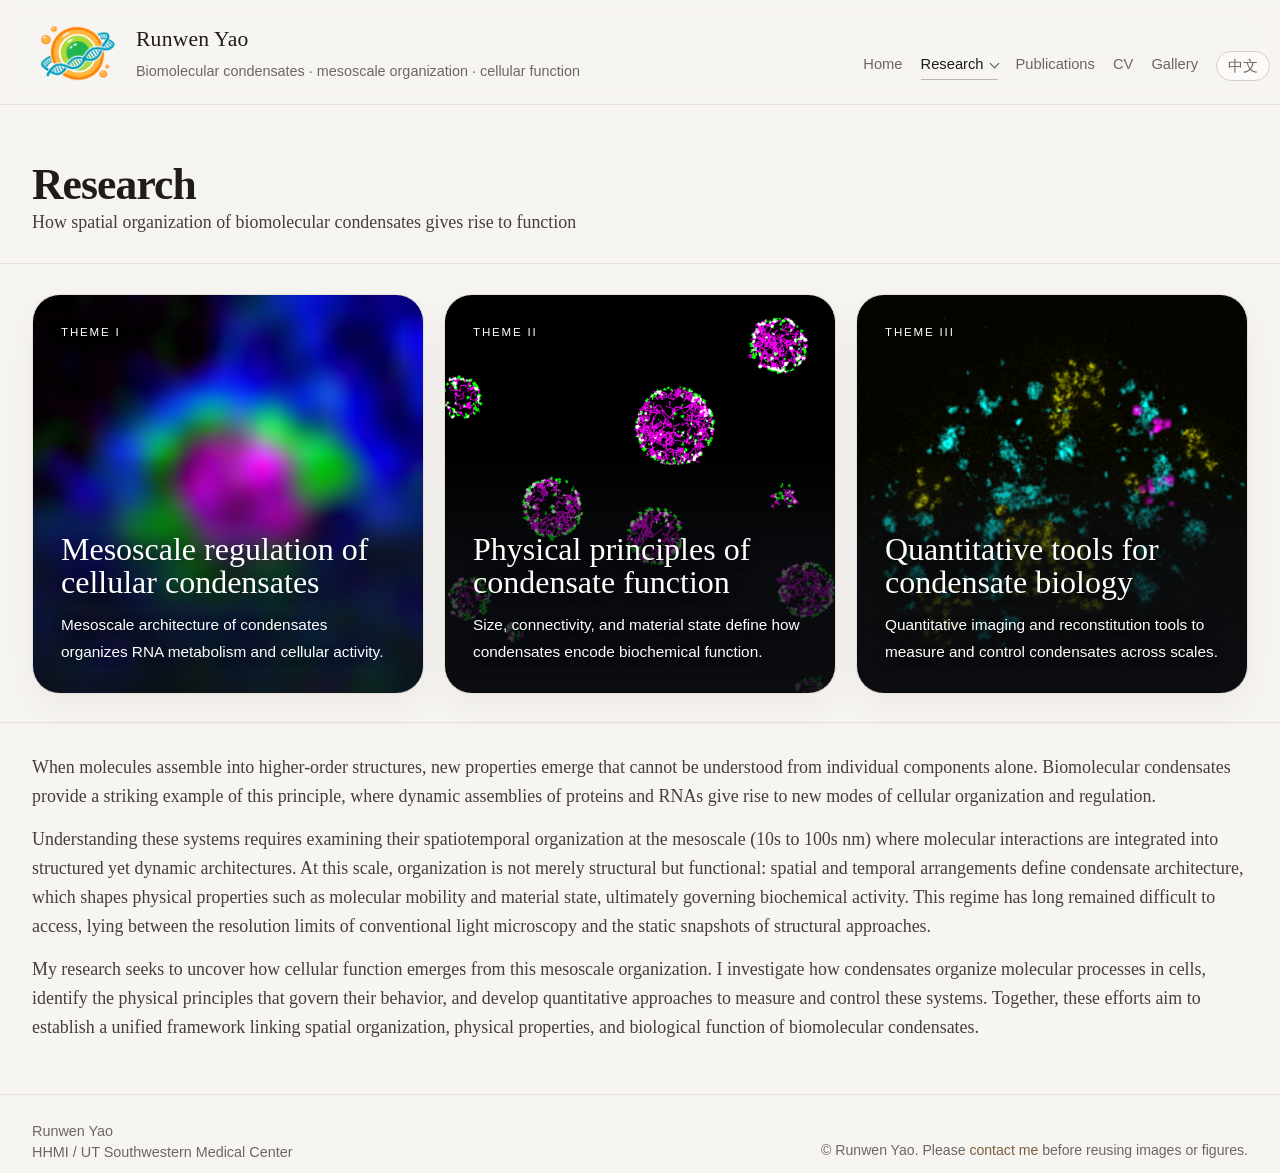
<file: research.html>
<!doctype html>
<html lang="en">
<head>
  <meta charset="utf-8">
  <meta name="viewport" content="width=device-width, initial-scale=1">
  <title>Research - Runwen Yao</title>
  <link rel="icon" type="image/png" href="favicon.png">
  <link rel="apple-touch-icon" href="favicon.png">
  <meta name="theme-color" content="#f7f5f2">
  <link rel="stylesheet" href="secondary.css?v=20260530-200610">
  <script src="site-language.js?v=20260530-183102" defer></script>
  <script type="text/javascript">
    (function(c,l,a,r,i,t,y){
        c[a]=c[a]||function(){(c[a].q=c[a].q||[]).push(arguments)};
        t=l.createElement(r);t.async=1;t.src="https://www.clarity.ms/tag/"+i;
        y=l.getElementsByTagName(r)[0];y.parentNode.insertBefore(t,y);
    })(window, document, "clarity", "script", "w51znzzht2");
  </script>
</head>
<body>
<header class="site-header">
  <div class="container header-inner">
    <div class="brand-area">
      <a class="brand-logo-link" href="index.html" aria-label="Runwen Yao home">
        <img class="brand-logo" src="logo.png" alt="">
      </a>
      <div class="brand-block">
        <a class="brand-title" href="index.html">Runwen Yao</a>
        <div class="brand-sub">Biomolecular condensates &middot; mesoscale organization &middot; cellular function</div>
      </div>
    </div>
    <nav class="nav">
      <a href="index.html">Home</a>
      <div class="nav-item nav-item--has-menu">
        <a href="research.html" class="active nav-parent" aria-haspopup="true">Research</a>
        <div class="nav-dropdown" role="menu" aria-label="Research themes">
          <a href="research.html" class="active">Research Overview</a>
          <a href="research-mesoscale.html">Theme I: Mesoscale regulation</a>
          <a href="research-rna.html">Theme II: Physical principles</a>
          <a href="research-imaging.html">Theme III: Quantitative tools</a>
        </div>
      </div>
      <a href="publications.html"><span class="nav-label-full">Publications</span><span class="nav-label-short">Pubs</span></a>
      <a href="cv.html">CV</a>
      <a href="gallery.html">Gallery</a>
    </nav>
  </div>
</header>

  <section class="section research-intro-section">
    <div class="container section-head research-intro-head">
      <div>
        <h2 class="section-title top-page-title">Research</h2>
        <div class="section-copy">
          <p>How spatial organization of biomolecular condensates gives rise to function</p>
        </div>
      </div>
    </div>
  </section>

  <section class="section research-themes-section">
    <div class="container research-grid">
      <a class="research-card" href="research-mesoscale.html" aria-label="Open mesoscale function research page">
        <div class="research-card-inner">
          <article class="research-face research-front research-front--mesoscale">
            <div class="research-card-label">Theme I</div>
            <h3>Mesoscale regulation of cellular condensates</h3>
            <p>Mesoscale architecture of condensates organizes RNA metabolism and cellular activity.</p>
          </article>
          <article class="research-face research-back">
            <div>
              <h3>Mesoscale function</h3>
              <p>I investigate how mesoscale architectures within biomolecular condensates regulate cellular function. From lncRNA-dependent nuclear bodies to nucleolar substructures, my work shows how spatial organization shapes condensate architecture and coordinates RNA transcription, processing, and flux in living cells.</p>
            </div>
            <div class="research-link">Enter detailed page &rarr;</div>
          </article>
        </div>
      </a>

      <a class="research-card" href="research-rna.html" aria-label="Open RNA organization research page">
        <div class="research-card-inner">
          <article class="research-face research-front research-front--rna">
            <div class="research-card-label">Theme II</div>
            <h3>Physical principles of condensate function</h3>
            <p>Size, connectivity, and material state define how condensates encode biochemical function.</p>
          </article>
          <article class="research-face research-back">
            <div>
              <h3>Physical principles</h3>
              <p>I study how condensate function is shaped by mesoscale physical properties, including size, internal organization, and material state. My work focuses on how these properties influence molecular dynamics and biochemical activity in condensates.</p>
            </div>
            <div class="research-link">Enter detailed page &rarr;</div>
          </article>
        </div>
      </a>

      <a class="research-card" href="research-imaging.html" aria-label="Open imaging and reconstitution research page">
        <div class="research-card-inner">
          <article class="research-face research-front research-front--imaging">
            <div class="research-card-label">Theme III</div>
            <h3>Quantitative tools for condensate biology</h3>
            <p>Quantitative imaging and reconstitution tools to measure and control condensates across scales.</p>
          </article>
          <article class="research-face research-back">
            <div>
              <h3>Tool development</h3>
              <p>I develop quantitative imaging and reconstitution approaches to measure and control biomolecular condensates across scales. My work includes dedicated methods for preserving condensate architecture and enabling high-sensitivity condensate assays, as well as a range of integrated tools—such as perturbation strategies, super-resolution imaging, and single-molecule approaches—to probe molecular organization and dynamics within condensates.</p>
            </div>
            <div class="research-link">Enter detailed page &rarr;</div>
          </article>
        </div>
      </a>
    </div>
  </section>

  <section class="section research-work-section">
    <div class="container">
      <div class="section-copy research-work-copy">
        <p>When molecules assemble into higher-order structures, new properties emerge that cannot be understood from individual components alone. Biomolecular condensates provide a striking example of this principle, where dynamic assemblies of proteins and RNAs give rise to new modes of cellular organization and regulation.</p>
        <p>Understanding these systems requires examining their spatiotemporal organization at the mesoscale (10s to 100s nm) where molecular interactions are integrated into structured yet dynamic architectures. At this scale, organization is not merely structural but functional: spatial and temporal arrangements define condensate architecture, which shapes physical properties such as molecular mobility and material state, ultimately governing biochemical activity. This regime has long remained difficult to access, lying between the resolution limits of conventional light microscopy and the static snapshots of structural approaches.</p>
        <p>My research seeks to uncover how cellular function emerges from this mesoscale organization. I investigate how condensates organize molecular processes in cells, identify the physical principles that govern their behavior, and develop quantitative approaches to measure and control these systems. Together, these efforts aim to establish a unified framework linking spatial organization, physical properties, and biological function of biomolecular condensates.</p>
      </div>
    </div>
  </section>
</main>

<footer class="footer">
  <div class="container footer-inner">
    <div class="footer-identity">Runwen Yao <span class="footer-affiliation">HHMI / UT Southwestern Medical Center</span></div>
        <div class="footer-rights" role="note">
      <span data-translation-key="footer-rights">&copy; Runwen Yao. Please <a href="mailto:Runwen.Yao@UTSouthwestern.edu">contact me</a> before reusing images or figures.</span>
    </div>
  </div>
</footer>
</body>
</html>
</file>
<file: secondary.css>
:root{
  --bg:#f7f5f2;
  --text:#1f1c19;
  --muted:#6e675f;
  --line:#e6e0d9;
  --line-strong:#d8cec2;
  --card:#ffffffcc;
  --card-solid:#fffdfa;
  --accent:#b59a7d;
  --shadow-soft:0 14px 34px rgba(60,44,31,0.06);
  --shadow-lift:0 22px 48px rgba(60,44,31,0.10);
}

*{box-sizing:border-box}

html,body{
  margin:0;
  padding:0;
}

body{
  font-family: "Iowan Old Style", "Palatino Linotype", "Book Antiqua", Baskerville, Georgia, serif;
  background:var(--bg);
  color:var(--text);
  line-height:1.65;
  -webkit-font-smoothing:antialiased;
  text-rendering:optimizeLegibility;
}

a{
  color:inherit;
  text-decoration:none;
}

img{
  display:block;
  max-width:100%;
}

button,
input,
textarea,
select{
  font:inherit;
}

::selection{
  background:rgba(181,154,125,0.18);
}

:focus-visible{
  outline:2px solid var(--accent);
  outline-offset:3px;
}

.container{
  max-width:1320px;
  margin:0 auto;
  padding:0 32px;
}

.site-header{
  position:sticky;
  top:0;
  z-index:20;
  background:rgba(247,245,242,0.88);
  backdrop-filter:blur(10px);
  border-bottom:1px solid var(--line);
}

.header-inner{
  display:flex;
  align-items:flex-end;
  justify-content:space-between;
  gap:40px;
  padding:24px 0 20px;
}

.brand-area{
  display:flex;
  align-items:flex-end;
  gap:14px;
  min-width:0;
  padding-left:32px;
}

.brand-logo-link{
  display:flex;
  align-items:center;
  justify-content:center;
  flex:0 0 auto;
  width:90px;
  height:60px;
  border-radius:14px;
  overflow:hidden;
}

.brand-logo{
  width:100%;
  height:100%;
  object-fit:contain;
}

.brand-block{
  display:flex;
  flex-direction:column;
  justify-content:flex-end;
  min-width:0;
}

.brand-title{
  font-size:1.35rem;
  letter-spacing:.01em;
  line-height:1.05;
}

.brand-sub{
  margin-top:10px;
  font-family:Arial, Helvetica, sans-serif;
  font-size:.9rem;
  color:var(--muted);
  white-space:nowrap;
}

.nav{
  display:flex;
  align-items:center;
  align-self:flex-end;
  margin-left:auto;
  gap:18px;
  flex-wrap:wrap;
  font-family:Arial, Helvetica, sans-serif;
  font-size:.92rem;
  color:var(--muted);
  padding-bottom:3px;
  padding-right:10px;
}

.nav > a,
.nav > .nav-item > .nav-parent{
  padding-bottom:3px;
  border-bottom:1px solid transparent;
}

.language-toggle{
  appearance:none;
  -webkit-appearance:none;
  display:inline-flex;
  align-items:center;
  justify-content:center;
  min-height:30px;
  border:1px solid var(--line-strong);
  border-radius:999px;
  padding:5px 11px;
  background:rgba(255,255,255,0.62);
  color:var(--muted);
  font:inherit;
  line-height:1;
  cursor:pointer;
}

.nav-label-short{
  display:none;
}

.nav > a.active,
.nav > a:hover,
.nav > .nav-item > .nav-parent.active,
.nav > .nav-item > .nav-parent:hover,
.language-toggle:hover{
  color:var(--text);
  border-color:#beb5ab;
}

.nav-item{
  position:relative;
  display:flex;
  align-items:flex-end;
}

.nav-item--has-menu::after{
  content:"";
  position:absolute;
  top:100%;
  left:0;
  right:0;
  height:14px;
}

.nav-parent{
  display:inline-flex;
  align-items:center;
  gap:7px;
}

.nav-item--has-menu .nav-parent::after{
  content:"";
  width:6px;
  height:6px;
  margin-top:-2px;
  border-right:1.5px solid currentColor;
  border-bottom:1.5px solid currentColor;
  transform:rotate(45deg);
  opacity:.75;
}

.nav-dropdown{
  position:absolute;
  top:calc(100% + 4px);
  left:50%;
  transform:translateX(-50%) translateY(8px);
  min-width:272px;
  padding:10px;
  border:1px solid var(--line-strong);
  border-radius:18px;
  background:linear-gradient(180deg, rgba(255,255,255,0.97) 0%, rgba(243,238,232,0.98) 100%);
  box-shadow:var(--shadow-lift);
  opacity:0;
  visibility:hidden;
  pointer-events:none;
  transition:opacity .18s ease, transform .18s ease, visibility .18s ease;
}

.nav-item--has-menu:hover .nav-dropdown,
.nav-item--has-menu:focus-within .nav-dropdown{
  opacity:1;
  visibility:visible;
  pointer-events:auto;
  transform:translateX(-50%) translateY(0);
}

.nav-dropdown a{
  display:block;
  border-radius:12px;
  padding:9px 12px;
  margin:0;
  border:none;
  font-size:.84rem;
  line-height:1.35;
  color:#4c443d;
}

.nav-dropdown a:hover{
  background:rgba(255,255,255,0.78);
  color:var(--text);
}

.nav-dropdown a.active{
  font-weight:600;
  color:#2d2621;
  background:linear-gradient(180deg, rgba(255,255,255,0.96) 0%, rgba(236,226,214,0.93) 100%);
}

.nav-toggle,
.mobile-nav-backdrop{
  display:none;
}

.nav-toggle{
  appearance:none;
  -webkit-appearance:none;
  border:1px solid var(--line-strong);
  border-radius:12px;
  width:42px;
  height:42px;
  padding:0;
  background:linear-gradient(180deg, rgba(255,255,255,0.96) 0%, rgba(241,236,230,0.94) 100%);
  box-shadow:inset 0 1px 0 rgba(255,255,255,0.96), 0 6px 16px rgba(60,44,31,0.08);
  align-items:center;
  justify-content:center;
  gap:5px;
  cursor:pointer;
}

.nav-toggle-line{
  display:block;
  width:18px;
  height:1.5px;
  border-radius:999px;
  background:#3f3831;
}

body.mobile-nav-open{
  overflow:hidden;
}

.page-main{
  min-height:calc(100vh - 150px);
}

.page-top{
  padding:48px 0 28px;
}

.page-top + .section{
  border-top:1px solid var(--line);
}

.eyebrow{
  font-family:Arial, Helvetica, sans-serif;
  text-transform:uppercase;
  letter-spacing:.18em;
  font-size:.74rem;
  color:var(--muted);
}

.eyebrow--normal-case{
  text-transform:none;
  letter-spacing:.18em;
}

.page-title{
  margin:14px 0 0;
  font-size:clamp(2.7rem, 4.4vw, 5rem);
  line-height:.98;
  letter-spacing:-0.035em;
  font-weight:600;
}

.section{
  padding:52px 0;
  border-bottom:1px solid var(--line);
}

.section:last-of-type{
  border-bottom:none;
}

.section-head{
  display:grid;
  grid-template-columns:.86fr 1.14fr;
  gap:72px;
  align-items:start;
}

.research-intro-head{
  display:block;
}

.intro-head{
  display:block;
}

.section-title.top-page-title,
.cv-name.top-page-title{
  margin:8px 0 0;
  font-size:clamp(2.2rem, 3.4vw, 2.9rem);
  line-height:1.08;
  font-weight:700;
  letter-spacing:-0.02em;
}

.intro-head .section-copy p{
  max-width:none;
}

.research-intro-head .section-copy p{
  max-width:none;
}

.research-intro-section{
  padding-bottom:26px;
}

.research-themes-section{
  padding-top:30px;
  padding-bottom:28px;
}

.research-intro-section,
.publications-top,
.protocol-top,
.gallery-top{
  padding-top:48px;
  padding-bottom:26px;
}

.publications-top + .section,
.protocol-top + .section,
.gallery-top + .section{
  padding-top:30px;
  padding-bottom:34px;
}

.section-title{
  margin:12px 0 0;
  font-size:clamp(2rem, 3vw, 3rem);
  line-height:1.06;
  font-weight:500;
}

.section-copy p,
.page-lead{
  margin:0 0 14px 0;
  font-size:1.12rem;
  color:#453f39;
  max-width:62ch;
  line-height:1.62;
  text-wrap:pretty;
}

.page-lead:last-child,
.section-copy p:last-child{
  margin-bottom:0;
}

.research-work-section .research-work-copy p{
  max-width:none;
}

.research-work-section{
  padding-top:30px;
}

.button-row{
  display:flex;
  gap:14px;
  flex-wrap:wrap;
  margin-top:28px;
}

.btn{
  display:inline-block;
  border-radius:999px;
  padding:14px 24px;
  font-family:Arial, Helvetica, sans-serif;
  font-size:.95rem;
  font-weight:600;
  letter-spacing:.01em;
  border:1px solid var(--line-strong);
  background:linear-gradient(180deg, rgba(255,255,255,0.98) 0%, rgba(244,239,233,0.94) 100%);
  box-shadow:
    inset 0 1px 0 rgba(255,255,255,0.95),
    0 10px 24px rgba(60,44,31,0.08),
    0 2px 8px rgba(60,44,31,0.06);
  color:#2b2520;
  transition:.2s ease;
}

.btn:hover{
  transform:translateY(-2px);
  border-color:#c8bbab;
  box-shadow:
    inset 0 1px 0 rgba(255,255,255,0.98),
    0 14px 28px rgba(60,44,31,0.11),
    0 3px 10px rgba(60,44,31,0.08);
}

.btn--subtle{
  background:transparent;
  box-shadow:none;
}

.btn:focus-visible{
  outline:2px solid var(--accent);
  outline-offset:3px;
}

.soft-card{
  border:1px solid var(--line);
  border-radius:26px;
  background:var(--card);
  box-shadow:var(--shadow-soft);
}

.soft-card--solid{
  background:var(--card-solid);
}

.breadcrumbs{
  padding:26px 0 0;
  font-family:Arial, Helvetica, sans-serif;
  font-size:.88rem;
  color:var(--muted);
}

.breadcrumbs a:hover{
  color:var(--text);
}

.footer{
  border-top:1px solid var(--line);
  padding:26px 0 10px;
  color:var(--muted);
  font-family:Arial, Helvetica, sans-serif;
  font-size:.9rem;
}

.footer-inner{
  display:flex;
  justify-content:space-between;
  align-items:flex-end;
  gap:28px;
  flex-wrap:wrap;
}

.footer-identity{
  line-height:1.45;
}

.footer-affiliation{
  display:block;
}

.footer-rights{
  max-width:520px;
  text-align:right;
}

.footer-rights span{
  font-family:Arial, Helvetica, sans-serif;
  font-size:.88rem;
  line-height:1.55;
  color:var(--muted);
}

.footer-rights a{
  color:#7e5d3b;
  text-decoration:none;
}

.footer a:hover{
  color:var(--text);
}

.contact-line{
  display:flex;
  gap:14px;
  flex-wrap:wrap;
  font-family:Arial, Helvetica, sans-serif;
  color:var(--muted);
  font-size:.95rem;
}

.tag-row{
  display:flex;
  flex-wrap:wrap;
  gap:8px;
}

.tag{
  display:inline-flex;
  align-items:center;
  border:1px solid var(--line);
  border-radius:999px;
  padding:6px 12px;
  font-family:Arial, Helvetica, sans-serif;
  font-size:.78rem;
  letter-spacing:.03em;
  color:var(--muted);
  background:rgba(255,255,255,0.65);
}

.author-highlight{
  color:var(--text);
  font-weight:600;
}

.muted-note{
  font-family:Arial, Helvetica, sans-serif;
  font-size:.92rem;
  color:var(--muted);
}

/* Research */
.research-intro{
  padding:22px 0 18px;
}

.research-grid{
  display:grid;
  grid-template-columns:repeat(3, minmax(0, 1fr));
  gap:20px;
}

.research-card{
  display:block;
  min-height:400px;
  perspective:1800px;
}

.research-card:hover{
  transform:none;
}

.research-card-inner{
  position:relative;
  height:100%;
  transform-style:preserve-3d;
  transition:transform .75s cubic-bezier(.2,.72,.2,1);
}

.research-card:hover .research-card-inner,
.research-card:focus-visible .research-card-inner{
  transform:rotateY(180deg);
}

.research-face{
  position:absolute;
  inset:0;
  border:1px solid var(--line);
  border-radius:28px;
  overflow:hidden;
  backface-visibility:hidden;
  box-shadow:var(--shadow-soft);
}

.research-front,
.research-back{
  padding:28px;
  display:flex;
  flex-direction:column;
}

.research-front{
  justify-content:flex-end;
  background:
    linear-gradient(to top, rgba(247,245,242,0.96) 0%, rgba(247,245,242,0.78) 38%, rgba(247,245,242,0.10) 100%),
    linear-gradient(135deg, #dfe7de 0%, #ece7df 44%, #dfe6ed 100%);
}

.research-front--mesoscale{
  background:
    linear-gradient(to top, rgba(12,14,18,0.90) 0%, rgba(12,14,18,0.72) 34%, rgba(12,14,18,0.30) 50%, rgba(12,14,18,0.00) 60%),
    url("research-media/Theme1.png");
  background-size:100% 100%, cover;
  background-position:center, center;
  background-repeat:no-repeat, no-repeat;
}

.research-front--rna{
  background:
    linear-gradient(to top, rgba(12,14,18,0.90) 0%, rgba(12,14,18,0.72) 34%, rgba(12,14,18,0.30) 50%, rgba(12,14,18,0.00) 60%),
    url("research-media/Theme2.png");
  background-size:100% 100%, cover;
  background-position:center, center;
  background-repeat:no-repeat, no-repeat;
}

.research-front--imaging{
  background:
    linear-gradient(to top, rgba(12,14,18,0.90) 0%, rgba(12,14,18,0.72) 34%, rgba(12,14,18,0.30) 50%, rgba(12,14,18,0.00) 60%),
      url("research-media/Theme3.png");
  background-size:100% 100%, cover;
  background-position:center, center;
  background-repeat:no-repeat, no-repeat;
}

.research-card-label{
  margin-bottom:auto;
  font-family:Arial, Helvetica, sans-serif;
  text-transform:uppercase;
  letter-spacing:.16em;
  font-size:.72rem;
  color:var(--muted);
}

.research-front h3,
.research-back h3{
  margin:0;
  font-size:2rem;
  line-height:1.02;
  font-weight:500;
}

.research-front p,
.research-back p{
  margin:14px 0 0;
  font-family:Arial, Helvetica, sans-serif;
  font-size:.96rem;
  line-height:1.72;
  color:#5e5650;
}

.research-front--mesoscale .research-card-label{
  color:#fff;
  text-shadow:0 2px 14px rgba(0,0,0,0.32);
}

.research-front--rna .research-card-label,
.research-front--imaging .research-card-label{
  color:#fff;
  text-shadow:none;
}

.research-front h3,
.research-front p{
  color:#fff;
  text-shadow:0 2px 14px rgba(0,0,0,0.32);
}

.research-back{
  justify-content:space-between;
  transform:rotateY(180deg);
  background:linear-gradient(180deg, rgba(255,255,255,0.98) 0%, rgba(243,238,232,0.98) 100%);
}

.research-link{
  margin-top:28px;
  font-family:Arial, Helvetica, sans-serif;
  font-size:.92rem;
  font-weight:600;
  color:#2f2924;
}

/* Publications */

.publications-header{
  display:block;
}

.publications-header .button-row{
  margin-top:22px;
  justify-content:flex-start;
  margin-left:0;
  padding-left:0;
}

.data-note{
  margin-top:22px;
  padding:16px 18px;
}

.publications-root{
  display:grid;
  gap:22px;
}

.pub-year-block{
  display:grid;
  grid-template-columns:118px minmax(0, 1fr);
  gap:22px;
  align-items:start;
}

.pub-year{
  font-family:Arial, Helvetica, sans-serif;
  font-size:2rem;
  line-height:1;
  font-weight:600;
  letter-spacing:-0.03em;
  color:#2f2924;
  padding-top:12px;
}

.pub-year-list{
  display:grid;
  gap:16px;
}

.publication-card{
  display:grid;
  grid-template-columns:minmax(0, 1fr) 240px;
  gap:26px;
  align-items:center;
  padding:24px 26px;
}

.publication-card-link{
  transition:transform .2s ease, box-shadow .2s ease, border-color .2s ease;
}

.publication-card-link:hover{
  transform:translateY(-3px);
  border-color:#cfc4b7;
  box-shadow:var(--shadow-lift);
}

.publication-copy{
  min-width:0;
}

.publication-title{
  display:block;
  font-family:Arial, Helvetica, sans-serif;
  font-size:1.24rem;
  line-height:1.34;
  font-weight:700;
  letter-spacing:-0.02em;
  color:#201c18;
}

.publication-meta{
  display:block;
  margin-top:10px;
  font-family:Arial, Helvetica, sans-serif;
  font-size:1.02rem;
  line-height:1.42;
  color:#4b433c;
}

.publication-journal{
  font-style:italic;
  font-weight:600;
}

.publication-divider{
  margin:0 7px;
  color:#8e8377;
}

.publication-year{
  font-family:Arial, Helvetica, sans-serif;
  font-size:.96rem;
  font-weight:500;
  letter-spacing:0;
  text-transform:none;
  color:#6c635a;
}

.publication-authors{
  display:block;
  margin-top:11px;
  font-family:Arial, Helvetica, sans-serif;
  font-size:.88rem;
  line-height:1.62;
  color:var(--muted);
}

.publication-note{
  display:block;
  margin-top:10px;
  font-family:Arial, Helvetica, sans-serif;
  font-size:.87rem;
  line-height:1.6;
  color:#635a51;
}

.publication-visual{
  position:relative;
  height:156px;
  border:1px solid rgba(216,206,194,0.95);
  border-radius:22px;
  overflow:hidden;
  background:
    linear-gradient(180deg, rgba(255,255,255,0.2) 0%, rgba(255,255,255,0.05) 100%),
    radial-gradient(circle at 24% 28%, rgba(211,226,218,0.82), transparent 20%),
    radial-gradient(circle at 76% 34%, rgba(223,214,202,0.75), transparent 24%),
    radial-gradient(circle at 60% 72%, rgba(201,216,228,0.72), transparent 28%),
    linear-gradient(145deg, #edf1ee 0%, #efe9e2 54%, #e5eaee 100%);
  box-shadow:inset 0 1px 0 rgba(255,255,255,0.65);
}

.publication-visual::after{
  content:"";
  position:absolute;
  inset:0;
  background:linear-gradient(180deg, rgba(247,245,242,0.06) 0%, rgba(247,245,242,0.2) 100%);
}

.publication-image{
  width:100%;
  height:100%;
  object-fit:cover;
  filter:saturate(.9) contrast(.98);
}

.publication-card-link:hover .publication-image{
  transform:scale(1.02);
  transition:transform .35s ease;
}

.publication-visual--placeholder{
  background:
    linear-gradient(180deg, rgba(255,255,255,0.28) 0%, rgba(255,255,255,0.08) 100%),
    radial-gradient(circle at 26% 30%, rgba(206,221,213,0.84), transparent 20%),
    radial-gradient(circle at 72% 34%, rgba(226,214,202,0.74), transparent 24%),
    radial-gradient(circle at 58% 74%, rgba(199,214,226,0.74), transparent 28%),
    linear-gradient(150deg, #edf1ee 0%, #eee8e0 50%, #e4eaee 100%);
}

/* CV */
.cv-top{
  padding:48px 0 38px;
  border-bottom:1px solid var(--line);
}

.cv-top-unified{
  padding-top:48px;
  padding-bottom:30px;
}

.cv-top-grid{
  display:grid;
  grid-template-columns:minmax(0, 1.15fr) 240px;
  grid-template-areas:
    "copy photo"
    "actions photo";
  column-gap:72px;
  row-gap:24px;
  align-items:start;
}

.cv-top-copy{
  grid-area:copy;
}

.cv-name{
  margin:0;
  font-size:clamp(3rem, 5vw, 5.4rem);
  line-height:.95;
  letter-spacing:-0.04em;
  font-weight:600;
}

.cv-top-unified .cv-name{
  margin:8px 0 0;
}

.cv-role{
  margin:18px 0 0;
  max-width:42ch;
  font-size:1.2rem;
  line-height:1.55;
  color:#453f39;
}

.cv-top-unified .cv-role{
  margin-top:12px;
  max-width:none;
  font-size:1.12rem;
  line-height:1.62;
}

.cv-role a{
  text-decoration:underline;
  text-underline-offset:2px;
}

.cv-photo{
  grid-area:photo;
  border:1px solid var(--line);
  border-radius:26px;
  overflow:hidden;
  background:#efe9e2;
  aspect-ratio:4 / 5;
  box-shadow:var(--shadow-soft);
  max-width:220px;
  justify-self:end;
  margin-top:56px;
}

.cv-top-actions{
  grid-area:actions;
  margin-top:0;
}

.cv-top-actions .button-row{
  margin-top:0;
}

.cv-photo img{
  width:100%;
  height:100%;
  object-fit:cover;
}

.cv-body{
  padding:42px 0 68px;
}

.cv-layout{
  display:grid;
  grid-template-columns:minmax(0, 1fr);
  gap:0;
}

.cv-sidebar{
  display:grid;
  gap:16px;
  align-self:start;
  position:sticky;
  top:112px;
}

.cv-sidecard{
  padding:20px 22px;
}

.cv-sidecard h2{
  margin:0 0 12px;
  font-size:1.02rem;
  font-weight:500;
}

.cv-sidecard p,
.cv-sidecard li{
  margin:0;
  font-family:Arial, Helvetica, sans-serif;
  font-size:.94rem;
  line-height:1.7;
  color:var(--muted);
}

.cv-sidecard ul{
  margin:0;
  padding-left:18px;
}

.cv-sections{
  display:grid;
  gap:28px;
}

.cv-section{
  border-top:1px solid var(--line);
  padding-top:22px;
}

.cv-section:first-child{
  border-top:none;
  padding-top:0;
}

.cv-section h2{
  margin:0 0 14px;
  font-size:1.8rem;
  line-height:1.1;
  font-weight:500;
}

.cv-item{
  display:grid;
  grid-template-columns:140px minmax(0, 1fr);
  gap:24px;
  padding:14px 0;
  border-top:1px solid var(--line);
}

.cv-item:first-child{
  border-top:none;
  padding-top:0;
}

.cv-period{
  font-family:Arial, Helvetica, sans-serif;
  font-size:.9rem;
  color:var(--muted);
}

.cv-item-title{
  display:block;
  font-size:1.06rem;
  line-height:1.45;
  font-weight:500;
}

.cv-item-sub{
  display:block;
  margin-top:5px;
  font-family:Arial, Helvetica, sans-serif;
  font-size:.94rem;
  color:var(--muted);
}

/* Protocol */
.protocol-top{
  padding:44px 0 20px;
}

.protocol-list{
  display:grid;
  gap:18px;
}

.protocol-row{
  display:grid;
  grid-template-columns:320px minmax(0, 1fr);
  gap:24px;
  align-items:stretch;
}

.protocol-visual{
  position:relative;
  min-height:220px;
  border:1px solid var(--line);
  border-radius:26px;
  overflow:hidden;
  box-shadow:var(--shadow-soft);
}

.protocol-visual::before{
  content:"";
  position:absolute;
  inset:0;
  background:
    linear-gradient(to top, rgba(247,245,242,0.92) 0%, rgba(247,245,242,0.45) 42%, rgba(247,245,242,0.10) 100%);
}

.protocol-visual--passivation{
  background:
    radial-gradient(circle at 26% 28%, rgba(205,224,214,0.92), transparent 18%),
    radial-gradient(circle at 72% 66%, rgba(196,213,228,0.92), transparent 24%),
    linear-gradient(145deg, #e5ece6 0%, #ebe7df 52%, #e3e9ee 100%);
}

.protocol-visual--imaging{
  background:
    radial-gradient(circle at 68% 30%, rgba(229,215,203,0.92), transparent 18%),
    radial-gradient(circle at 34% 72%, rgba(206,224,216,0.88), transparent 22%),
    linear-gradient(135deg, #eee5db 0%, #e6ebe8 46%, #e1e8ed 100%);
}

.protocol-visual--analysis{
  background:
    radial-gradient(circle at 34% 32%, rgba(199,216,229,0.92), transparent 16%),
    radial-gradient(circle at 74% 70%, rgba(220,229,208,0.88), transparent 22%),
    linear-gradient(135deg, #e1e8ed 0%, #ece7df 48%, #e7ece5 100%);
}

.protocol-visual-title{
  position:absolute;
  left:22px;
  right:22px;
  bottom:22px;
  z-index:1;
  margin:0;
  font-size:1.75rem;
  line-height:1.02;
  font-weight:500;
}

.protocol-content{
  padding:28px 30px;
}

.protocol-content h3{
  margin:0;
  font-size:1.38rem;
  line-height:1.16;
  font-weight:500;
}

.protocol-content p{
  margin:12px 0 0;
  font-family:Arial, Helvetica, sans-serif;
  font-size:.96rem;
  line-height:1.72;
  color:var(--muted);
}

/* Gallery */
.gallery-top{
  padding:44px 0 24px;
}

.gallery-mosaic{
  display:grid;
  grid-template-columns:repeat(12, minmax(0, 1fr));
  grid-auto-flow:dense;
  grid-auto-rows:8px;
  gap:22px;
  align-items:start;
}

.gallery-piece{
  position:relative;
  grid-column:span var(--tile-span, 4);
  grid-row:span var(--tile-rows, 28);
  opacity:1;
  padding:0;
}

.gallery-mosaic--static{
  grid-auto-flow:row;
  grid-auto-rows:auto;
}

.gallery-piece--static{
  grid-row:auto;
}

.gallery-piece--static .gallery-piece-inner{
  height:100%;
  min-height:0;
}

.gallery-piece.is-visible{
  animation:gallery-settle .78s cubic-bezier(.22, 1, .36, 1) both;
  animation-delay:var(--stagger-delay, 0ms);
}

.gallery-piece-inner{
  position:relative;
  height:100%;
  min-height:100%;
  border:1px solid var(--line);
  border-radius:26px;
  box-shadow:var(--shadow-soft);
  overflow:hidden;
  background:#e8ece8;
  transition:transform .35s ease, box-shadow .35s ease, border-color .35s ease;
}

.gallery-piece:hover .gallery-piece-inner,
.gallery-piece:focus-within .gallery-piece-inner{
  box-shadow:var(--shadow-lift);
  border-color:#d0c5b8;
  transform:translateY(-3px);
}

.gallery-media,
.gallery-fallback{
  position:absolute;
  inset:0;
  width:100%;
  height:100%;
}

.gallery-media{
  object-fit:cover;
  object-position:center;
  filter:saturate(.96) contrast(.99);
  transform:scale(1.01);
  transition:transform .55s ease, filter .45s ease;
}

.gallery-piece:hover .gallery-media,
.gallery-piece:focus-within .gallery-media{
  transform:scale(1.02);
  filter:saturate(1) contrast(1);
}

.gallery-piece-overlay{
  position:absolute;
  inset:0;
  display:flex;
  align-items:flex-end;
  padding:24px;
  background:linear-gradient(to top, rgba(20,17,15,0.82) 0%, rgba(20,17,15,0.45) 34%, rgba(20,17,15,0.10) 62%, rgba(20,17,15,0) 100%);
  transition:opacity .35s ease, background .35s ease;
}

.gallery-piece:hover .gallery-piece-overlay,
.gallery-piece:focus-within .gallery-piece-overlay{
  opacity:0;
}

.gallery-piece-copy{
  max-width:none;
  width:100%;
  color:#fffaf4;
  transition:opacity .35s ease, transform .35s ease;
}

.gallery-piece:hover .gallery-piece-copy,
.gallery-piece:focus-within .gallery-piece-copy{
  opacity:0;
  transform:translateY(12px);
}

.gallery-piece .eyebrow{
  color:rgba(255,247,238,0.82);
  margin-bottom:12px;
}

.gallery-piece h3{
  margin:0;
  font-size:1.56rem;
  line-height:1.06;
  font-weight:600;
  color:inherit;
  white-space:nowrap;
  overflow:hidden;
  text-overflow:ellipsis;
}

.gallery-piece p{
  margin:10px 0 0;
  max-width:none;
  font-family:Arial, Helvetica, sans-serif;
  font-size:.94rem;
  line-height:1.7;
  color:rgba(255,247,238,0.88);
}

.gallery-choice-section{
  padding-top:10px;
}

.gallery-top + .gallery-choice-section{
  padding-top:clamp(72px, 8vh, 118px);
  padding-bottom:clamp(76px, 9vh, 128px);
}

.gallery-choice-grid{
  display:grid;
  grid-template-columns:repeat(2, minmax(0, 1fr));
  gap:24px;
}

.gallery-choice-card{
  position:relative;
  min-height:430px;
  display:flex;
  flex-direction:column;
  justify-content:flex-end;
  gap:14px;
  overflow:hidden;
  border:1px solid var(--line);
  border-radius:26px;
  padding:34px;
  background:#e8ece8;
  box-shadow:var(--shadow-soft);
  color:#fffaf4;
  isolation:isolate;
  transition:transform .3s ease, box-shadow .3s ease, border-color .3s ease;
}

.gallery-choice-card::before,
.gallery-choice-card::after{
  content:"";
  position:absolute;
  inset:0;
  z-index:-1;
}

.gallery-choice-card::before{
  background-size:cover;
  background-position:center;
  filter:saturate(.92) contrast(.98);
  transform:scale(1.01);
  transition:transform .45s ease, filter .35s ease;
}

.gallery-choice-card--science::before{
  background-image:
    linear-gradient(135deg, rgba(63,75,73,.18), rgba(168,139,104,.24)),
    url("gallery/science/Firre.png");
}

.gallery-choice-card--lens::before{
  background-image:
    linear-gradient(135deg, rgba(216,208,198,.18) 0%, rgba(232,228,220,.14) 48%, rgba(213,224,225,.2) 100%),
    url("gallery/lens/16-IMG_2385.jpg");
}

.gallery-choice-card::after{
  background:
    linear-gradient(to top, rgba(22,18,15,.86) 0%, rgba(22,18,15,.58) 42%, rgba(22,18,15,.16) 100%),
    linear-gradient(135deg, rgba(112,82,54,.24), rgba(72,91,88,.18));
}

.gallery-choice-card:hover,
.gallery-choice-card:focus-visible{
  border-color:#d0c5b8;
  box-shadow:var(--shadow-lift);
  transform:translateY(-3px);
}

.gallery-choice-card:hover::before,
.gallery-choice-card:focus-visible::before{
  filter:saturate(1) contrast(1);
  transform:scale(1.035);
}

.gallery-choice-card:focus-visible{
  outline:2px solid var(--accent);
  outline-offset:4px;
}

.gallery-choice-label,
.gallery-choice-action{
  font-family:Arial, Helvetica, sans-serif;
  font-size:.78rem;
  font-weight:700;
  letter-spacing:.14em;
  text-transform:uppercase;
  color:rgba(255,247,238,.78);
}

.gallery-choice-title{
  display:block;
  font-size:clamp(2rem, 3vw, 3rem);
  line-height:1.04;
  font-weight:500;
}

.gallery-choice-subtitle{
  display:block;
  max-width:26rem;
  font-size:1.04rem;
  line-height:1.45;
  color:rgba(255,247,238,.9);
}

.gallery-choice-copy{
  display:block;
  max-width:34rem;
  font-family:Arial, Helvetica, sans-serif;
  font-size:.96rem;
  line-height:1.68;
  color:rgba(255,247,238,.84);
}

.gallery-choice-action{
  margin-top:12px;
  color:#fffaf4;
}

.gallery-back-link{
  display:inline-flex;
  align-items:center;
  margin-bottom:16px;
  font-family:Arial, Helvetica, sans-serif;
  font-size:.9rem;
  font-weight:600;
  color:var(--muted);
}

.gallery-back-link:hover{
  color:var(--text);
}

.photo-grid{
  column-count:4;
  column-gap:22px;
}

.photo-card{
  display:inline-block;
  width:100%;
  margin:0;
  margin-bottom:22px;
  overflow:hidden;
  border:1px solid var(--line);
  border-radius:26px;
  background:var(--card-solid);
  box-shadow:var(--shadow-soft);
  break-inside:avoid;
}

.photo-card img{
  display:block;
  width:100%;
  height:auto;
  background:
    linear-gradient(135deg, #e7e1d8 0%, #edf0eb 48%, #e1e8ec 100%);
  filter:saturate(.94) contrast(.98);
}

.photo-card figcaption{
  padding:14px 16px 16px;
  line-height:1.3;
  color:#453f39;
}

.photo-card-title{
  display:block;
  font-size:1.08rem;
  line-height:1.24;
  font-weight:500;
  color:#332d27;
}

.photo-card-meta{
  display:block;
  margin-top:5px;
  font-family:Arial, Helvetica, sans-serif;
  font-size:.78rem;
  line-height:1.42;
  color:var(--muted);
}

.gallery-mosaic,
.photo-grid,
.gallery-choice-grid{
  -webkit-user-select:none;
  user-select:none;
}

.gallery-media,
.photo-card img,
.gallery-choice-card{
  -webkit-user-drag:none;
}

@media (max-width: 980px){
  .gallery-choice-grid{
    grid-template-columns:repeat(2, minmax(0, 1fr));
  }

  .photo-grid{
    column-count:3;
  }

  .gallery-choice-card{
    min-height:360px;
  }
}

@media (max-width: 640px){
  .gallery-top + .gallery-choice-section{
    padding-top:34px;
    padding-bottom:52px;
  }

  .gallery-choice-grid{
    grid-template-columns:1fr;
  }

  .photo-grid{
    column-count:1;
  }

  .gallery-choice-card{
    min-height:330px;
    padding:26px;
  }
}

@keyframes gallery-settle{
  0%{
    transform:translateY(42px) scale(.96);
  }
  68%{
    transform:translateY(-6px) scale(1.01);
  }
  100%{
    transform:translateY(0) scale(1);
  }
}

.gallery-theme-surface--hero{
  background:
    linear-gradient(to top, rgba(247,245,242,0.66) 0%, rgba(247,245,242,0.28) 40%, rgba(247,245,242,0.02) 100%),
    url("hero-wide.png");
  background-size:cover;
  background-position:center;
}

.gallery-theme-surface--mist{
  background:
    radial-gradient(circle at 30% 34%, rgba(202,219,211,0.95), transparent 20%),
    radial-gradient(circle at 72% 60%, rgba(221,208,196,0.88), transparent 22%),
    linear-gradient(145deg, #e6ece6 0%, #ece6dd 55%, #e5eaef 100%);
}

.gallery-theme-surface--glass{
  background:
    radial-gradient(circle at 68% 30%, rgba(198,214,228,0.95), transparent 18%),
    radial-gradient(circle at 26% 74%, rgba(216,226,207,0.86), transparent 22%),
    linear-gradient(135deg, #e0e8ee 0%, #ebe6de 48%, #e7ece5 100%);
}

.gallery-theme-surface--paper{
  background:
    radial-gradient(circle at 24% 24%, rgba(227,214,201,0.92), transparent 18%),
    radial-gradient(circle at 76% 64%, rgba(203,221,214,0.90), transparent 22%),
    linear-gradient(140deg, #efe5da 0%, #eceae4 48%, #e4eaec 100%);
}

.gallery-theme-surface--quiet{
  background:
    radial-gradient(circle at 62% 24%, rgba(209,224,216,0.90), transparent 18%),
    radial-gradient(circle at 26% 68%, rgba(198,214,228,0.88), transparent 22%),
    linear-gradient(135deg, #e9eee9 0%, #ece7df 54%, #e1e8ed 100%);
}

/* Detail pages */
.detail-top{
  padding:22px 0 34px;
  border-bottom:1px solid var(--line);
}

.detail-grid{
  display:grid;
  grid-template-columns:minmax(0, 1.02fr) 320px;
  gap:72px;
  align-items:start;
}

.detail-title{
  margin:14px 0 0;
  font-size:clamp(2.4rem, 4vw, 4.4rem);
  line-height:1;
  letter-spacing:-0.035em;
  font-weight:600;
}

.detail-sidebar{
  display:grid;
  gap:14px;
  position:sticky;
  top:112px;
  align-self:start;
}

.detail-card{
  padding:20px 22px;
}

.detail-card h2{
  margin:0 0 10px;
  font-size:1rem;
  line-height:1.2;
  font-weight:500;
}

.detail-card p,
.detail-card li{
  margin:0;
  font-family:Arial, Helvetica, sans-serif;
  font-size:.94rem;
  line-height:1.7;
  color:var(--muted);
}

.detail-card ul{
  margin:0;
  padding-left:18px;
}

.detail-body{
  padding:40px 0 68px;
}

.detail-section{
  border-top:1px solid var(--line);
  padding-top:22px;
  margin-top:22px;
}

.detail-section:first-child{
  border-top:none;
  padding-top:0;
  margin-top:0;
}

.detail-section h2{
  margin:0 0 14px;
  font-size:1.72rem;
  line-height:1.1;
  font-weight:500;
}

.detail-section p,
.detail-section li{
  max-width:68ch;
  font-size:1.06rem;
  line-height:1.68;
  color:#453f39;
}

.detail-section ul,
.detail-section ol{
  margin:0;
  padding-left:22px;
}

.reference-card{
  margin-top:26px;
  padding:22px 24px;
}

.reference-card h3{
  margin:0;
  font-size:1.22rem;
  font-weight:500;
}

.reference-card p{
  margin:10px 0 0;
  font-family:Arial, Helvetica, sans-serif;
  font-size:.94rem;
  line-height:1.7;
  color:var(--muted);
}

/* Research subpage template */
.subpage-top{
  padding-top:48px;
  padding-bottom:26px;
}

.subpage-body{
  padding-top:32px;
}

.subpage-content{
  width:auto;
}

.subpage-content .detail-section p,
.subpage-content .detail-section li{
  max-width:none;
}

.detail-section--with-side-figure{
  display:grid;
  grid-template-columns:minmax(0, 1fr) minmax(280px, 33%);
  gap:28px;
  align-items:start;
}

.detail-section-main{
  min-width:0;
}

.detail-section--figure-two-thirds{
  grid-template-columns:minmax(0, 1fr) minmax(0, 2fr);
}

.subpage-figure{
  margin:28px 0;
  padding:14px;
}

.subpage-figure--one-third{
  width:100%;
  min-width:0;
  max-width:420px;
  margin-left:auto;
  margin-right:auto;
  margin-top:0;
}

.subpage-figure--two-thirds{
  width:66.666%;
  min-width:360px;
  max-width:960px;
  margin-left:auto;
  margin-right:auto;
  margin-top:0;
}

.subpage-figure img{
  width:100%;
  border-radius:16px;
  border:1px solid var(--line);
  background:#f0ece7;
}

.subpage-figure figcaption{
  margin-top:10px;
  font-family:Arial, Helvetica, sans-serif;
  font-size:.9rem;
  line-height:1.6;
  color:var(--muted);
}

.subpage-references{
  margin:0;
  padding-left:22px;
}

.subpage-references li{
  margin:8px 0;
}

.inline-citation{
  text-decoration:none;
  color:#7e5d3b;
  font-family:Arial, Helvetica, sans-serif;
}

.inline-citation:hover{
  color:#5f4226;
  opacity:1;
}

html[lang="zh-CN"] body{
  font-family:"Microsoft YaHei", "微软雅黑", "PingFang SC", "Hiragino Sans GB", "Heiti SC", SimHei, "黑体", Arial, sans-serif;
  line-height:1.82;
}

html[lang="zh-CN"] .nav,
html[lang="zh-CN"] .brand-title,
html[lang="zh-CN"] .brand-sub,
html[lang="zh-CN"] .footer,
html[lang="zh-CN"] .btn,
html[lang="zh-CN"] .language-toggle,
html[lang="zh-CN"] .eyebrow,
html[lang="zh-CN"] .tag,
html[lang="zh-CN"] .research-card-label,
html[lang="zh-CN"] .research-front p,
html[lang="zh-CN"] .research-back p,
html[lang="zh-CN"] .research-link,
html[lang="zh-CN"] .publication-title,
html[lang="zh-CN"] .publication-meta,
html[lang="zh-CN"] .publication-authors,
html[lang="zh-CN"] .publication-note,
html[lang="zh-CN"] .cv-period,
html[lang="zh-CN"] .cv-item-sub,
html[lang="zh-CN"] .protocol-content p,
html[lang="zh-CN"] .gallery-piece p,
html[lang="zh-CN"] .gallery-choice-label,
html[lang="zh-CN"] .gallery-choice-copy,
html[lang="zh-CN"] .gallery-choice-action,
html[lang="zh-CN"] .gallery-back-link,
html[lang="zh-CN"] .photo-card figcaption,
html[lang="zh-CN"] .photo-card-meta,
html[lang="zh-CN"] .detail-card p,
html[lang="zh-CN"] .reference-card p,
html[lang="zh-CN"] .subpage-figure figcaption,
html[lang="zh-CN"] .breadcrumbs{
  font-family:"Microsoft YaHei", "微软雅黑", "PingFang SC", "Hiragino Sans GB", "Heiti SC", SimHei, "黑体", Arial, sans-serif;
}

html[lang="zh-CN"] .page-title,
html[lang="zh-CN"] .section-title,
html[lang="zh-CN"] .section-title.top-page-title,
html[lang="zh-CN"] .cv-name,
html[lang="zh-CN"] .cv-name.top-page-title,
html[lang="zh-CN"] .detail-title{
  font-family:"Microsoft YaHei", "微软雅黑", "PingFang SC", "Hiragino Sans GB", "Heiti SC", SimHei, "黑体", Arial, sans-serif;
  font-weight:600;
  letter-spacing:0;
}

html[lang="zh-CN"] .page-title{
  font-size:clamp(2.45rem, 3.55vw, 3.7rem);
}

html[lang="zh-CN"] .section-title{
  font-size:clamp(1.85rem, 2.45vw, 2.55rem);
  line-height:1.16;
}

html[lang="zh-CN"] .section-title.top-page-title,
html[lang="zh-CN"] .cv-name.top-page-title{
  font-size:clamp(2rem, 2.9vw, 2.55rem);
  line-height:1.14;
}

html[lang="zh-CN"] .cv-name{
  font-size:clamp(2.7rem, 4vw, 4.25rem);
}

html[lang="zh-CN"] .detail-title{
  font-size:clamp(2.15rem, 3.25vw, 3.45rem);
}

html[lang="zh-CN"] .detail-section h2,
html[lang="zh-CN"] .cv-section h2{
  font-size:1.58rem;
  line-height:1.18;
}

html[lang="zh-CN"] .research-front h3,
html[lang="zh-CN"] .research-back h3{
  font-size:1.74rem;
  line-height:1.12;
}

html[lang="zh-CN"] .protocol-visual-title{
  font-size:1.58rem;
  line-height:1.12;
}

html[lang="zh-CN"] .gallery-choice-title{
  font-size:clamp(1.8rem, 2.6vw, 2.55rem);
  line-height:1.12;
}

html[lang="zh-CN"] .protocol-content h3,
html[lang="zh-CN"] .reference-card h3{
  font-size:1.2rem;
  line-height:1.24;
}

html[lang="zh-CN"] .gallery-piece h3{
  font-size:1.42rem;
  line-height:1.14;
}

html[lang="zh-CN"] .publication-title,
html[lang="zh-CN"] .pub-year{
  letter-spacing:0;
}

html[lang="zh-CN"] .eyebrow,
html[lang="zh-CN"] .eyebrow--normal-case,
html[lang="zh-CN"] .research-card-label,
html[lang="zh-CN"] .gallery-choice-label,
html[lang="zh-CN"] .gallery-choice-action,
html[lang="zh-CN"] .tag{
  text-transform:none;
  letter-spacing:.08em;
}

html[lang="zh-CN"] .brand-sub{
  white-space:normal;
}

html[lang="zh-CN"] .section-copy p,
html[lang="zh-CN"] .page-lead,
html[lang="zh-CN"] .detail-section p,
html[lang="zh-CN"] .detail-section li,
html[lang="zh-CN"] .cv-role,
html[lang="zh-CN"] .cv-item-title,
html[lang="zh-CN"] .cv-item-sub,
html[lang="zh-CN"] .research-front p,
html[lang="zh-CN"] .research-back p,
html[lang="zh-CN"] .protocol-content p,
html[lang="zh-CN"] .gallery-piece p,
html[lang="zh-CN"] .subpage-figure figcaption{
  line-height:1.82;
}

html[lang="zh-CN"] .section-copy p,
html[lang="zh-CN"] .page-lead,
html[lang="zh-CN"] .detail-section p,
html[lang="zh-CN"] .detail-section li,
html[lang="zh-CN"] .protocol-content p{
  text-align:justify;
  text-align-last:left;
  text-justify:inter-ideograph;
}

html[lang="zh-CN"] .cv-role{
  font-size:1.04rem;
  line-height:1.76;
}

html[lang="zh-CN"] .page-top .section-copy p,
html[lang="zh-CN"] .research-intro-section .section-copy p,
html[lang="zh-CN"] .publications-top .section-copy p,
html[lang="zh-CN"] .protocol-top .section-copy p,
html[lang="zh-CN"] .gallery-top .section-copy p,
html[lang="zh-CN"] .subpage-top .section-copy p,
html[lang="zh-CN"] .page-lead{
  line-height:1.72;
}

html[lang="zh-CN"] p{
  text-indent:2em;
}

html[lang="zh-CN"] .page-top .section-copy p,
html[lang="zh-CN"] .research-intro-section .section-copy p,
html[lang="zh-CN"] .publications-top .section-copy p,
html[lang="zh-CN"] .protocol-top .section-copy p,
html[lang="zh-CN"] .gallery-top .section-copy p,
html[lang="zh-CN"] .subpage-top .section-copy p,
html[lang="zh-CN"] .page-lead,
html[lang="zh-CN"] .cv-role,
html[lang="zh-CN"] .research-front p,
html[lang="zh-CN"] .research-back p,
html[lang="zh-CN"] .protocol-content p,
html[lang="zh-CN"] .gallery-piece p,
html[lang="zh-CN"] .detail-card p,
html[lang="zh-CN"] .reference-card p,
html[lang="zh-CN"] .subpage-figure figcaption{
  text-indent:0;
}


@media (hover:none), (max-width: 980px){
  .research-card{
    min-height:350px;
    perspective:none;
  }

  .research-card-inner{
    transform:none !important;
    height:100%;
  }

  .research-face{
    position:absolute;
    inset:0;
    backface-visibility:visible;
  }

  .research-back{
    display:none;
  }

  .research-front{
    min-height:100%;
    padding:26px;
  }

  .research-front p{
    max-width:35ch;
    line-height:1.62;
  }

  .research-front::after{
    content:"Enter detailed page ->";
    margin-top:24px;
    font-family:Arial, Helvetica, sans-serif;
    font-size:.92rem;
    font-weight:600;
    color:#fff;
    text-shadow:0 2px 12px rgba(0,0,0,0.28);
  }

  html[lang="zh-CN"] .research-front::after{
    content:"进入详情页 ->";
  }
}

@media (max-width: 1100px){
  .cv-top-grid,
  .detail-grid{
    grid-template-columns:1fr 280px;
  }

  .cv-top-grid{
    column-gap:48px;
    row-gap:20px;
  }

  .detail-grid{
    gap:48px;
  }
}

@media (max-width: 980px){
  .section-head,
  .research-grid,
  .cv-top-grid,
  .cv-layout,
  .detail-grid,
  .protocol-row,
  .pub-year-block,
  .publication-card{
    grid-template-columns:1fr;
  }

  .site-header{
    backdrop-filter:blur(12px);
  }

  .header-inner{
    position:static;
    flex-direction:column;
    align-items:flex-start;
    gap:10px;
    padding:16px 0 12px;
  }

  .brand-area{
    display:grid;
    grid-template-columns:minmax(0, 1fr) auto;
    grid-template-areas:
      "title logo"
      "subtitle subtitle";
    column-gap:12px;
    row-gap:7px;
    padding-left:0;
    padding-right:0;
    align-items:center;
    width:100%;
  }

  .brand-logo-link{
    grid-area:logo;
    justify-self:end;
    align-self:center;
    transform:translateY(2px);
    width:78px;
    height:52px;
    border-radius:12px;
  }

  .brand-block{
    display:contents;
  }

  .brand-title{
    grid-area:title;
    min-width:0;
    align-self:center;
    font-size:1.42rem;
    line-height:1.06;
  }

  .brand-sub{
    grid-area:subtitle;
    margin-top:0;
    max-width:100%;
    font-size:clamp(.62rem, 2.35vw, .74rem);
    line-height:1.35;
    white-space:nowrap;
  }

  .brand-block{
    padding-left:0;
    padding-right:0;
  }

  .brand-sub-keyword{
    display:inline;
  }

  .brand-sub-separator{
    display:inline;
  }

  .nav{
    position:static;
    width:100%;
    margin-left:0;
    margin-top:10px;
    padding:10px 0 0;
    border-right:none;
    background:transparent;
    box-shadow:none;
    transform:none;
    transition:none;
    display:grid;
    grid-template-columns:repeat(6, minmax(0, 1fr));
    align-items:stretch;
    column-gap:6px;
    overflow:visible;
    border-top:1px solid rgba(216,206,194,0.92);
  }

  .nav::-webkit-scrollbar{
    display:none;
  }

  .nav > a,
  .nav > .nav-item,
  .nav > .language-toggle{
    min-width:0;
  }

  .nav > a,
  .nav > .nav-item > .nav-parent,
  .nav > .language-toggle{
    display:inline-flex;
    align-items:center;
    justify-content:center;
    width:100%;
    min-height:38px;
    padding:8px 10px;
    border:1px solid transparent;
    border-radius:999px;
    background:rgba(255,255,255,0.62);
    white-space:nowrap;
  }

  .nav > a.active,
  .nav > a:hover,
  .nav > .nav-item > .nav-parent.active,
  .nav > .nav-item > .nav-parent:hover,
  .nav > .language-toggle:hover{
    border-color:#d8cec2;
    background:#fffdfa;
    box-shadow:0 6px 16px rgba(60,44,31,0.06);
  }

  .nav-item{
    display:flex;
    align-items:stretch;
    flex-direction:row;
  }

  .nav-parent{
    width:100%;
    justify-content:center;
  }

  .nav-dropdown{
    display:none;
  }

  .nav-item--has-menu .nav-parent::after{
    display:none;
  }

  .pub-year{
    padding-top:0;
  }

  .publication-visual{
    height:180px;
  }

  .gallery-mosaic{
    grid-template-columns:repeat(6, minmax(0, 1fr));
    grid-auto-rows:8px;
  }

  .subpage-figure--one-third{
    width:100%;
    max-width:none;
    min-width:0;
  }

  .subpage-figure--two-thirds{
    width:100%;
    max-width:none;
    min-width:0;
  }

  .detail-section--with-side-figure{
    grid-template-columns:1fr;
  }

  .gallery-piece--static{
    grid-column:span 6 !important;
  }

  .cv-top-grid{
    grid-template-areas:
      "photo"
      "copy"
      "actions";
    gap:22px;
  }

  .cv-sidebar,
  .detail-sidebar{
    position:static;
  }

  .cv-top-actions{
    margin-top:0;
  }

  .cv-top-actions .button-row{
    margin-top:0;
  }

  .cv-photo{
    margin-top:0;
    width:100%;
    max-width:none;
    justify-self:stretch;
  }
}

@media (max-width: 720px){
  .cv-item{
    grid-template-columns:1fr;
    gap:6px;
  }

  .cv-period{
    font-size:.84rem;
    line-height:1.3;
  }

  .section-title.top-page-title,
  .cv-name.top-page-title{
    font-size:clamp(1.8rem, 8vw, 2.3rem);
    line-height:1.1;
  }

  html[lang="zh-CN"] .section-title.top-page-title,
  html[lang="zh-CN"] .cv-name.top-page-title{
    font-size:clamp(1.62rem, 6.8vw, 2.05rem);
    line-height:1.18;
  }

  .container{
    padding:0 20px;
  }

  .header-inner{
    padding-top:12px;
    padding-bottom:8px;
  }

  .brand-area{
    gap:10px;
  }

  .brand-logo-link{
    width:69px;
    height:46px;
  }

  .brand-block{
    padding-left:0;
    padding-right:0;
  }

  .brand-title{
    font-size:1.3rem;
  }

  .brand-sub{
    margin-top:6px;
    font-size:.7rem;
    line-height:1.42;
  }

  .nav{
    margin-top:8px;
    padding-top:8px;
    column-gap:4px;
    font-size:clamp(.68rem, 2.6vw, .78rem);
  }

  .nav-label-full{
    display:none;
  }

  .nav-label-short{
    display:inline;
  }

  .nav > a,
  .nav > .nav-item > .nav-parent,
  .nav > .language-toggle{
    min-height:34px;
    padding:6px 7px;
  }

  .page-title,
  .detail-title,
  .cv-name{
    font-size:clamp(2.35rem, 10vw, 4rem);
  }

  html[lang="zh-CN"] .page-title,
  html[lang="zh-CN"] .detail-title,
  html[lang="zh-CN"] .cv-name{
    font-size:clamp(1.95rem, 8vw, 2.8rem);
    line-height:1.16;
  }

  html[lang="zh-CN"] .section-copy p,
  html[lang="zh-CN"] .detail-section p,
  html[lang="zh-CN"] .detail-section li,
  html[lang="zh-CN"] .cv-item-title{
    font-size:1rem;
    line-height:1.78;
  }

  html[lang="zh-CN"] .cv-role,
  html[lang="zh-CN"] .page-lead,
  html[lang="zh-CN"] .page-top .section-copy p,
  html[lang="zh-CN"] .research-intro-section .section-copy p,
  html[lang="zh-CN"] .publications-top .section-copy p,
  html[lang="zh-CN"] .protocol-top .section-copy p,
  html[lang="zh-CN"] .gallery-top .section-copy p,
  html[lang="zh-CN"] .subpage-top .section-copy p{
    font-size:.96rem;
    line-height:1.68;
  }

  html[lang="zh-CN"] .section-copy p,
  html[lang="zh-CN"] .page-lead,
  html[lang="zh-CN"] .detail-section p,
  html[lang="zh-CN"] .detail-section li,
  html[lang="zh-CN"] .protocol-content p{
    text-align:left;
    text-align-last:auto;
    text-justify:auto;
    word-break:normal;
    overflow-wrap:normal;
    line-break:auto;
  }

  .page-lead,
  .section-copy p,
  .detail-section p,
  .detail-section li,
  .cv-role{
    font-size:1rem;
  }

  .section-copy,
  .section-copy p,
  .page-lead{
    width:100%;
    max-width:none;
    text-wrap:wrap;
  }

  .protocol-content{
    padding:24px 22px;
  }

  .publication-card,
  .detail-card,
  .cv-sidecard{
    padding:18px 20px;
  }

  .footer-rights{
    text-align:left;
  }

  .gallery-piece-overlay{
    padding:20px;
  }

  .gallery-piece h3{
    font-size:1.34rem;
    white-space:normal;
    overflow:visible;
    text-overflow:clip;
  }

}

@media (max-width: 640px){
  .gallery-mosaic{
    grid-template-columns:repeat(2, minmax(0, 1fr));
  }

  .gallery-piece{
    grid-column:span 2 !important;
  }

  .gallery-piece--static{
    min-height:300px !important;
  }
}

@media (max-width: 840px){
  .gallery-mosaic--coverflow{
    display:flex;
    align-items:stretch;
    gap:14px;
    overflow-x:auto;
    overflow-y:visible;
    padding:10px calc(50% - min(39vw, 165px)) 0;
    margin-bottom:0;
    scroll-snap-type:x mandatory;
    scroll-padding-inline:50%;
    -webkit-overflow-scrolling:touch;
    scrollbar-width:none;
    perspective:1200px;
  }

  .gallery-mosaic--coverflow::-webkit-scrollbar{
    display:none;
  }

  .gallery-mosaic--coverflow .gallery-piece--static{
    flex:0 0 min(78vw, 330px);
    width:min(78vw, 330px);
    height:clamp(300px, 58vh, 430px) !important;
    min-height:0 !important;
    grid-column:auto !important;
    grid-row:auto !important;
    scroll-snap-align:center;
    scroll-snap-stop:always;
    transform-origin:center center;
    transition:transform .34s ease, opacity .3s ease, filter .3s ease;
  }

  .gallery-mosaic--coverflow .gallery-piece--static .gallery-piece-inner{
    height:100%;
  }

  .gallery-mosaic--coverflow .gallery-piece--static:not(.is-active){
    opacity:.55;
    filter:saturate(.72) contrast(.95);
  }

  .gallery-mosaic--coverflow .gallery-piece--static.is-left:not(.is-active){
    transform:perspective(900px) rotateY(17deg) scale(.86);
  }

  .gallery-mosaic--coverflow .gallery-piece--static.is-right:not(.is-active){
    transform:perspective(900px) rotateY(-17deg) scale(.86);
  }

  .gallery-mosaic--coverflow .gallery-piece--static.is-active{
    transform:scale(1);
    opacity:1;
    filter:none;
    z-index:3;
  }

  .gallery-mosaic--coverflow .gallery-piece-overlay,
  .gallery-mosaic--coverflow .gallery-piece-copy{
    opacity:1;
    transform:none;
  }

  .gallery-mosaic--coverflow .gallery-piece:hover .gallery-piece-overlay,
  .gallery-mosaic--coverflow .gallery-piece:focus-within .gallery-piece-overlay,
  .gallery-mosaic--coverflow .gallery-piece:hover .gallery-piece-copy,
  .gallery-mosaic--coverflow .gallery-piece:focus-within .gallery-piece-copy{
    opacity:1;
    transform:none;
  }

  .gallery-top + .section{
    padding-bottom:4px;
  }
}

@media (prefers-reduced-motion: reduce){
  *,
  *::before,
  *::after{
    animation:none !important;
    transition:none !important;
    scroll-behavior:auto !important;
  }
}
</file>
